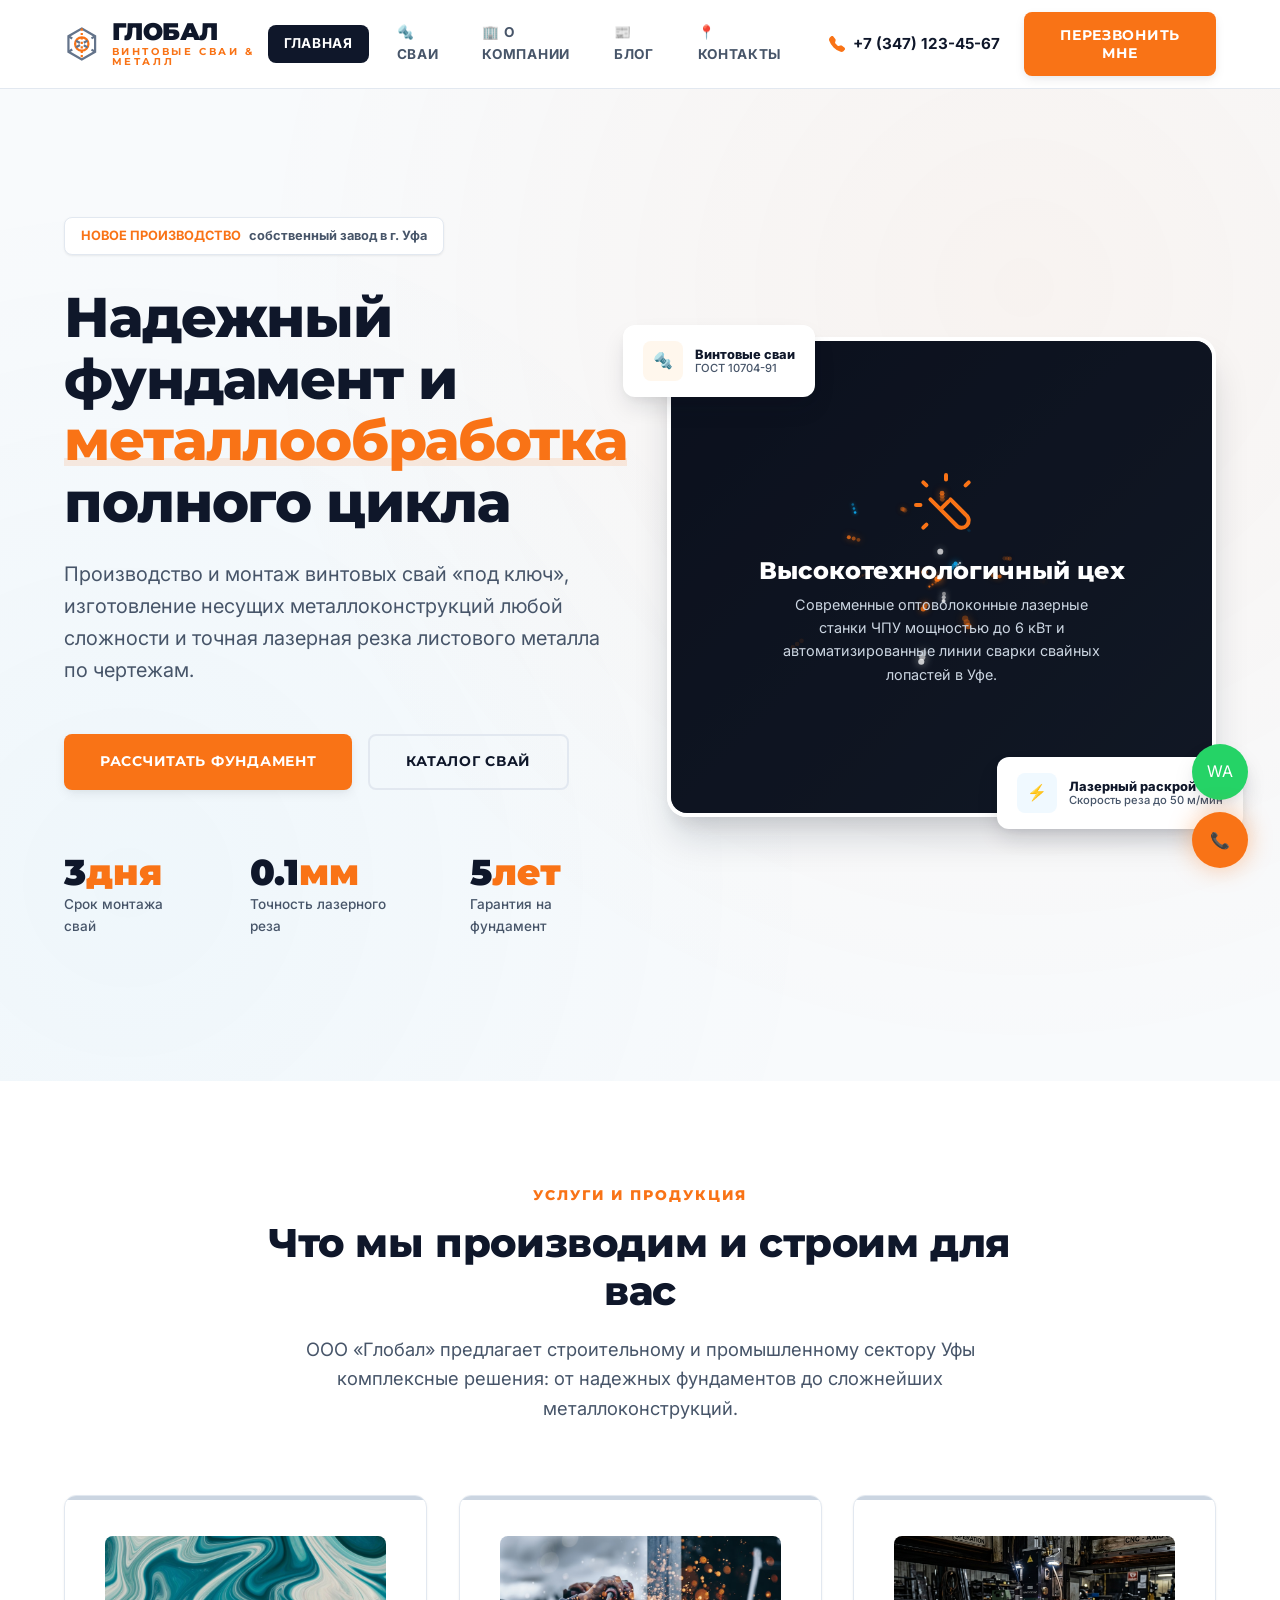
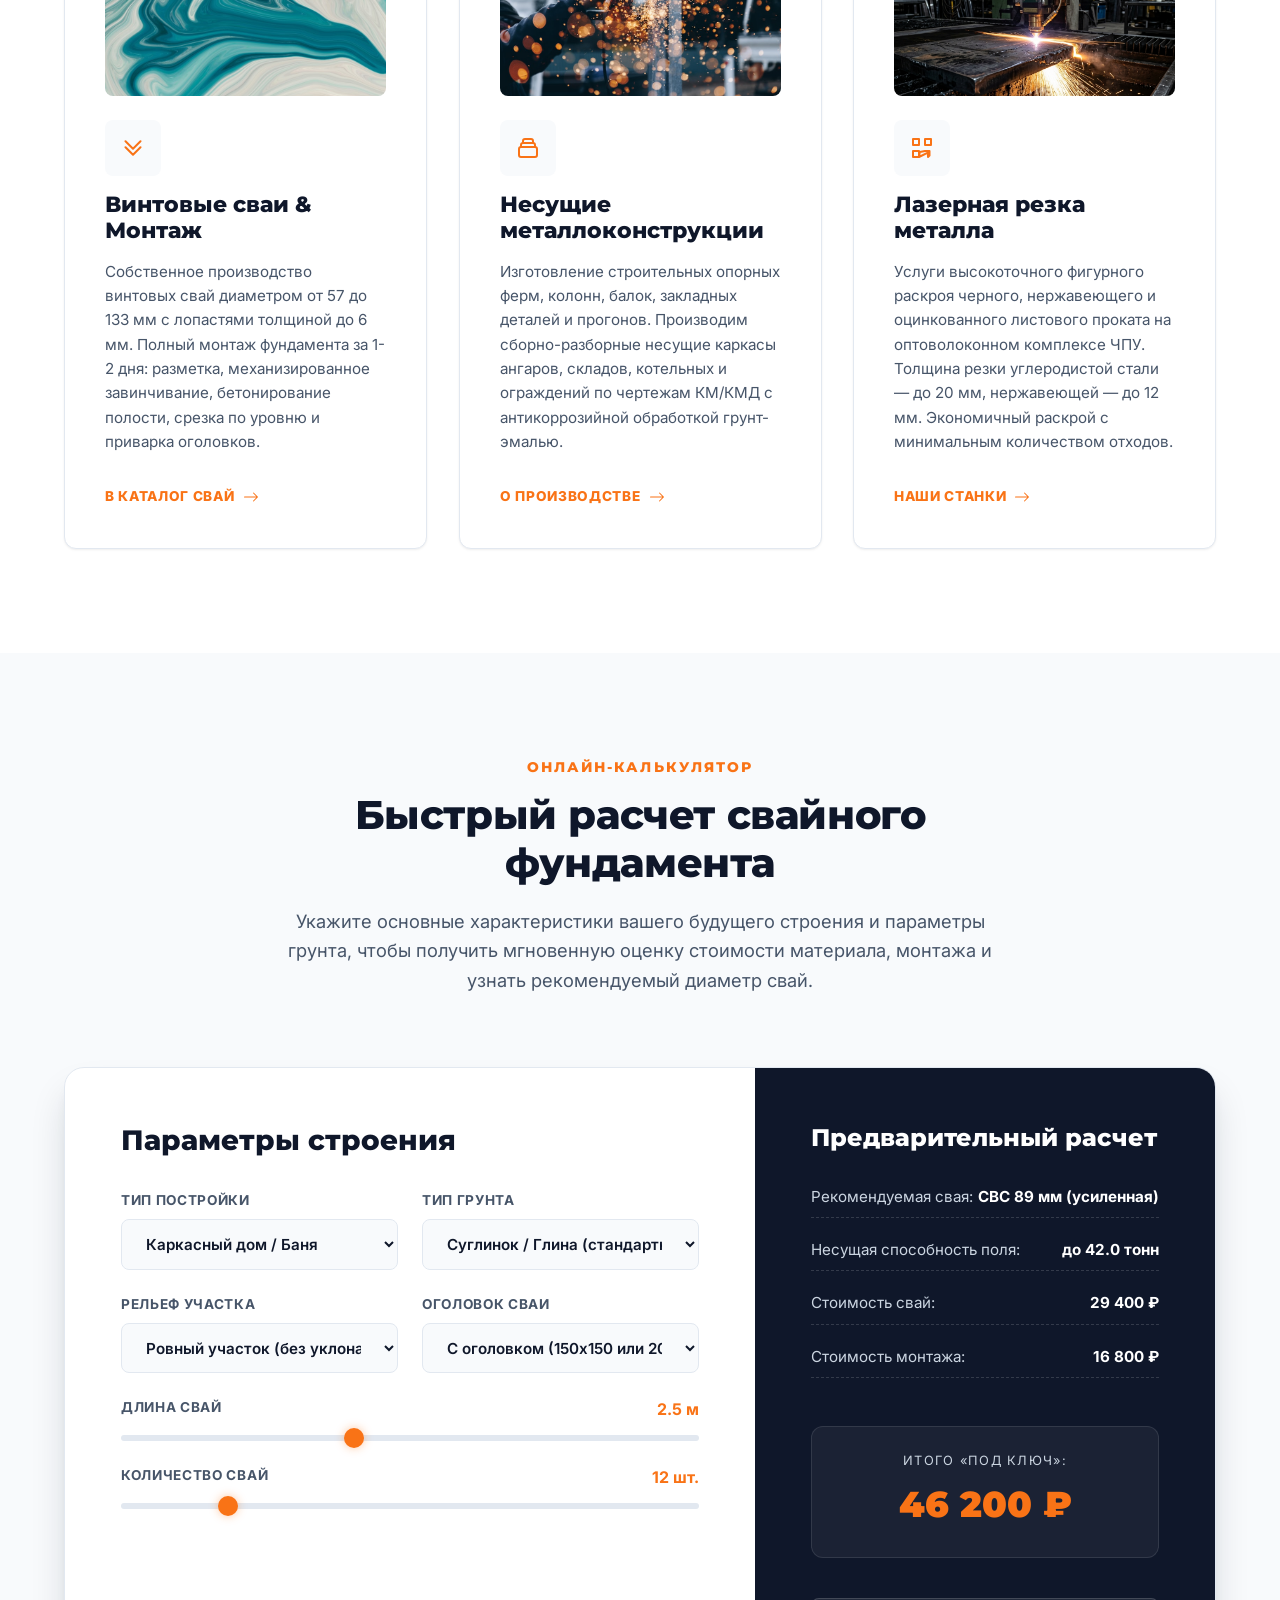
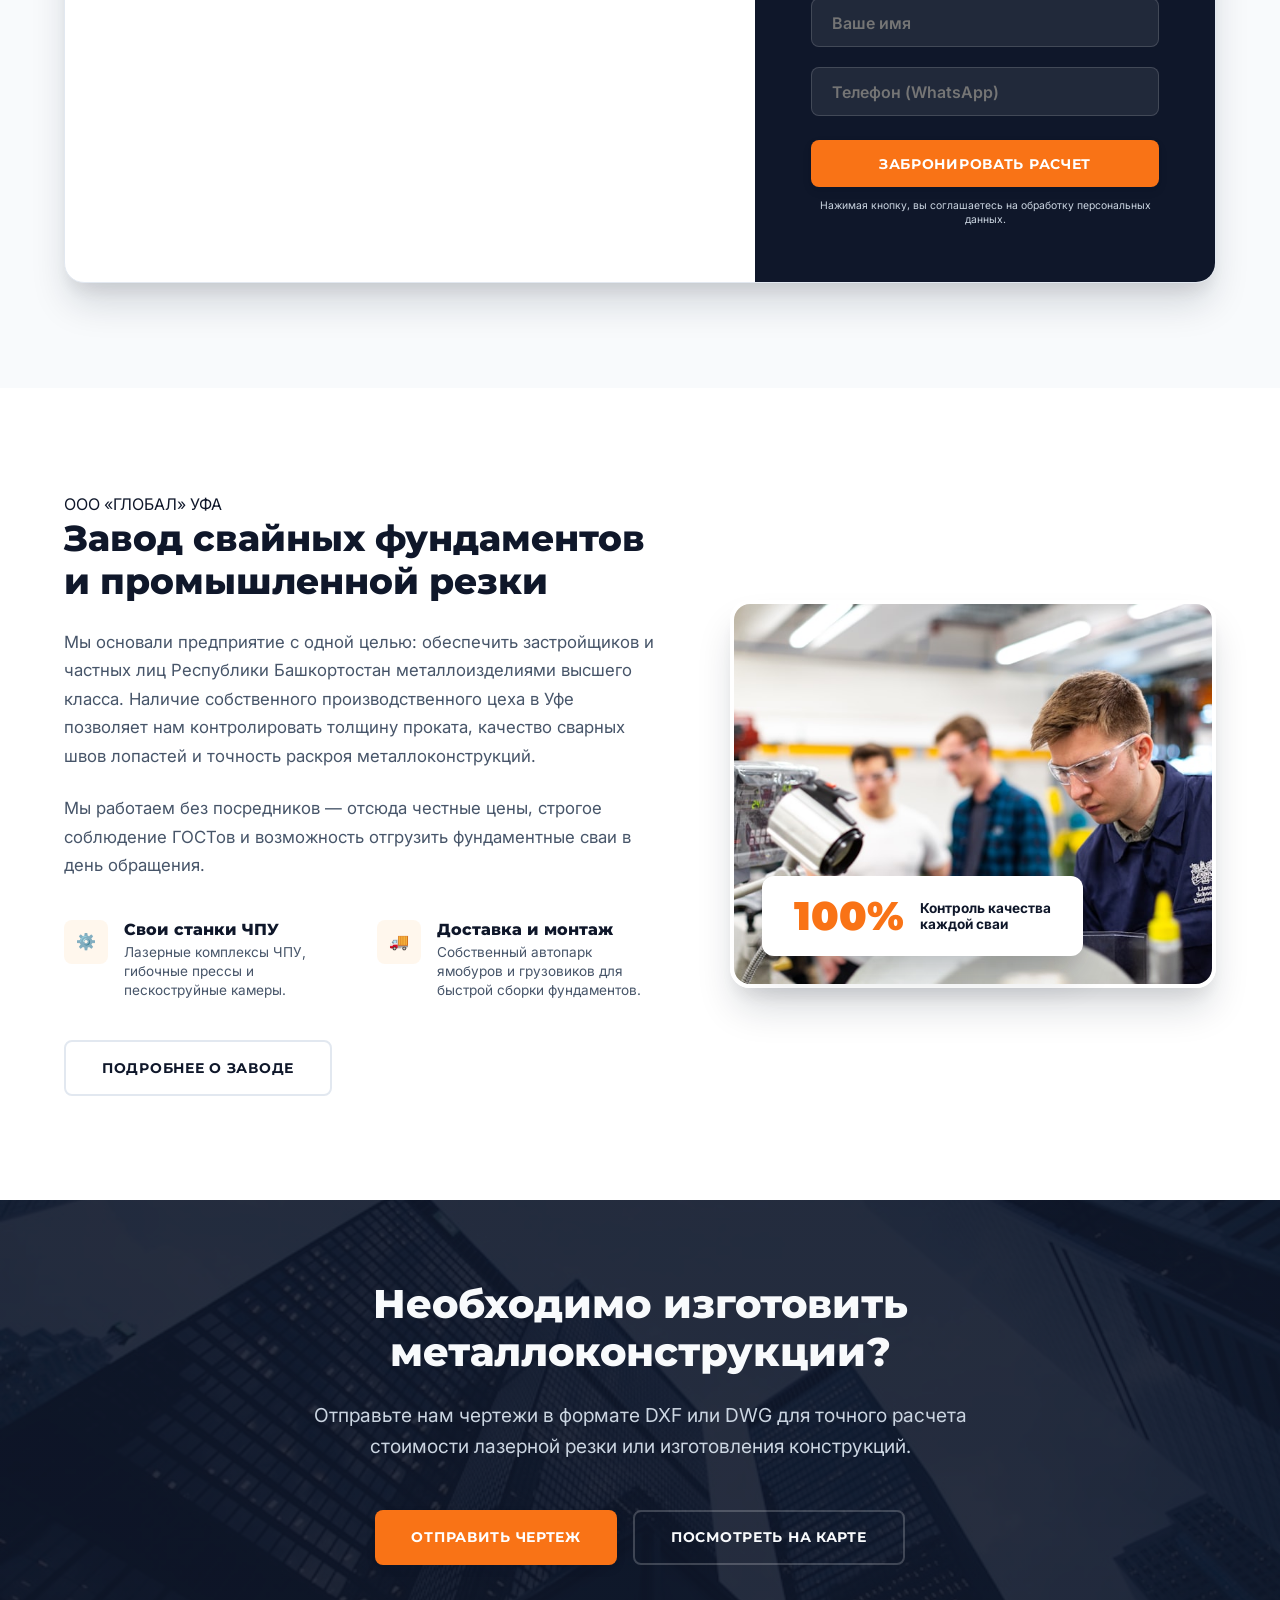
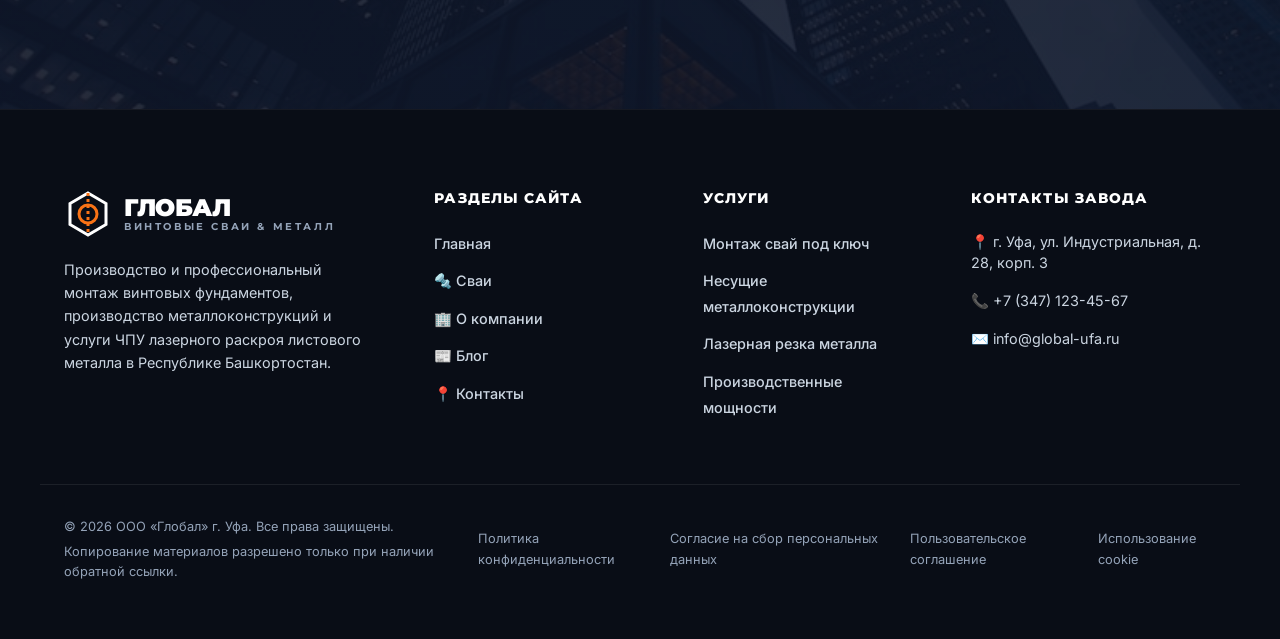
<file: index.html>
<!DOCTYPE html>
<html lang="ru">
<head>
  <meta charset="UTF-8">
  <meta name="viewport" content="width=device-width, initial-scale=1.0">
  <title>ООО Глобал Уфа | Производство винтовых свай, монтаж и лазерная резка металла</title>
  <meta name="description" content="Завод винтовых свай и металлоконструкций ООО «Глобал» в Уфе. Изготовление и монтаж фундаментов под ключ, несущие конструкции, высокоточная лазерная резка листового металла на станках ЧПУ.">
  <link rel="stylesheet" href="styles.css">
</head>
<body>

  <!-- --- Header / Nav --- -->
  <header class="header" id="header">
    <div class="container nav-container">
      <a href="index.html" class="logo-wrapper">
        <svg class="logo-svg" viewBox="0 0 32 32">
          <!-- Hex nut layout with laser spark and screw thread -->
          <polygon points="16,2 28,9 28,23 16,30 4,23 4,9" stroke="#64748b" fill="none"/>
          <circle cx="16" cy="16" r="6" stroke="#f97316" fill="none"/>
          <line x1="16" y1="2" x2="16" y2="30" stroke="#f97316" stroke-dasharray="2 2"/>
          <line x1="4" y1="9" x2="28" y2="23" stroke="#64748b" stroke-dasharray="4 4"/>
          <line x1="4" y1="23" x2="28" y2="9" stroke="#64748b" stroke-dasharray="4 4"/>
        </svg>
        <div class="logo-text">
          ГЛОБАЛ
          <span>Винтовые Сваи & Металл</span>
        </div>
      </a>

      <nav class="main-nav" id="main-nav">
        <ul class="nav-links">
          <li><a href="index.html" class="nav-link active">Главная</a></li>
          <li><a href="catalog.html" class="nav-link">🔩 Сваи</a></li>
          <li><a href="about.html" class="nav-link">🏢 О компании</a></li>
          <li><a href="blog.html" class="nav-link">📰 Блог</a></li>
          <li><a href="contacts.html" class="nav-link">📍 Контакты</a></li>
        </ul>
        <div class="nav-cta">
          <a href="tel:+73471234567" class="phone-link">
            <svg xmlns="http://www.w3.org/2000/svg" width="16" height="16" fill="currentColor" viewBox="0 0 16 16">
              <path d="M1.885.511a1.745 1.745 0 0 1 2.61.163L6.29 2.98c.329.423.445.974.315 1.494l-.547 2.19a.678.678 0 0 0 .178.643l2.457 2.457a.678.678 0 0 0 .644.178l2.189-.547a1.745 1.745 0 0 1 1.494.315l2.306 1.794c.829.645.905 1.87.163 2.611l-1.034 1.034c-.74.74-1.846 1.065-2.877.702a18.634 18.634 0 0 1-7.01-4.42 18.634 18.634 0 0 1-4.42-7.009c-.362-1.03-.037-2.137.703-2.877L1.885.511z"/>
            </svg>
            +7 (347) 123-45-67
          </a>
          <button class="btn btn-primary" onclick="openModal('callback-modal')">Перезвонить мне</button>
        </div>
      </nav>

      <button class="burger-menu" id="burger-menu" aria-label="Открыть меню">
        <span></span>
        <span></span>
        <span></span>
      </button>
    </div>
  </header>

  <!-- --- Hero Section --- -->
  <section class="hero" id="hero">
    <div class="container grid-2">
      <div class="hero-content">
        <div class="hero-badge">
          <span>НОВОЕ ПРОИЗВОДСТВО</span> собственный завод в г. Уфа
        </div>
        <h1>Надежный фундамент и <span class="highlight">металлообработка</span> полного цикла</h1>
        <p class="hero-desc">Производство и монтаж винтовых свай «под ключ», изготовление несущих металлоконструкций любой сложности и точная лазерная резка листового металла по чертежам.</p>
        <div class="hero-actions">
          <a href="#calculator" class="btn btn-primary">Рассчитать фундамент</a>
          <a href="catalog.html" class="btn btn-secondary">Каталог свай</a>
        </div>
        <div class="hero-stats">
          <div class="hero-stat-item">
            <span class="hero-stat-val">3<span>дня</span></span>
            <span class="hero-stat-label">Срок монтажа свай</span>
          </div>
          <div class="hero-stat-item">
            <span class="hero-stat-val">0.1<span>мм</span></span>
            <span class="hero-stat-label">Точность лазерного реза</span>
          </div>
          <div class="hero-stat-item">
            <span class="hero-stat-val">5<span>лет</span></span>
            <span class="hero-stat-label">Гарантия на фундамент</span>
          </div>
        </div>
      </div>
      
      <div class="hero-visual">
        <div class="hero-image-container">
          <div class="hero-image-placeholder" style="overflow: hidden;">
            <!-- Background video loop -->
            <video autoplay muted loop playsinline style="position: absolute; top: 0; left: 0; width: 100%; height: 100%; object-fit: cover; z-index: 1; opacity: 0.28;">
              <source src="images/laser_cutting.mp4" type="video/mp4">
            </video>
            <!-- Sparks canvas inside placeholder to wow the user -->
            <canvas class="sparks-canvas" id="hero-sparks" style="z-index: 2;"></canvas>
            <svg xmlns="http://www.w3.org/2000/svg" width="64" height="64" fill="none" stroke="currentColor" stroke-width="1.5" viewBox="0 0 24 24" style="z-index: 3;">
              <path stroke-linecap="round" stroke-linejoin="round" d="M11.42 15.17L17.25 21A2.67 2.67 0 1021 17.25l-5.83-5.83M11.42 15.17l-3.75-3.75M11.42 15.17l2.92-2.92M13.5 3.91V2.25M6.16 6.16L4.99 4.99M3.91 13.5H2.25M6.16 20.84l-1.17 1.17M20.84 6.16l1.17-1.17" />
            </svg>
            <h3 style="z-index: 3;">Высокотехнологичный цех</h3>
            <p style="z-index: 3;">Современные оптоволоконные лазерные станки ЧПУ мощностью до 6 кВт и автоматизированные линии сварки свайных лопастей в Уфе.</p>
          </div>
        </div>
        
        <div class="hero-floating-card hero-floating-card-1">
          <div class="card-icon-round orange">🔩</div>
          <div class="floating-card-text">
            Винтовые сваи
            <span>ГОСТ 10704-91</span>
          </div>
        </div>
        <div class="hero-floating-card hero-floating-card-2">
          <div class="card-icon-round cyan">⚡</div>
          <div class="floating-card-text">
            Лазерный раскрой
            <span>Скорость реза до 50 м/мин</span>
          </div>
        </div>
      </div>
    </div>
  </section>

  <!-- --- Services Section --- -->
  <section class="section" id="services">
    <div class="container">
      <div class="section-header">
        <span class="subtitle">Услуги и продукция</span>
        <h2>Что мы производим и строим для вас</h2>
        <p>ООО «Глобал» предлагает строительному и промышленному сектору Уфы комплексные решения: от надежных фундаментов до сложнейших металлоконструкций.</p>
      </div>

      <div class="grid-3 services-grid">
        <!-- Service 1 -->
        <div class="service-card">
          <div class="service-card-photo" style="height: 160px; overflow: hidden; border-radius: var(--radius-md); margin-bottom: 1.5rem;">
            <img src="images/pipes.jpg" alt="Винтовые сваи" style="width: 100%; height: 100%; object-fit: cover;">
          </div>
          <div class="service-icon-box" style="margin-bottom: 1rem;">
            <svg xmlns="http://www.w3.org/2000/svg" width="24" height="24" fill="none" stroke="currentColor" stroke-width="2" viewBox="0 0 24 24">
              <path stroke-linecap="round" stroke-linejoin="round" d="M19.5 5.25l-7.5 7.5-7.5-7.5m15 6l-7.5 7.5-7.5-7.5" />
            </svg>
          </div>
          <h3>Винтовые сваи & Монтаж</h3>
          <p>Собственное производство винтовых свай диаметром от 57 до 133 мм с лопастями толщиной до 6 мм. Полный монтаж фундамента за 1-2 дня: разметка, механизированное завинчивание, бетонирование полости, срезка по уровню и приварка оголовков.</p>
          <a href="catalog.html" class="service-card-link">
            В каталог свай 
            <svg xmlns="http://www.w3.org/2000/svg" width="16" height="16" fill="currentColor" viewBox="0 0 16 16">
              <path fill-rule="evenodd" d="M1 8a.5.5 0 0 1 .5-.5h11.793l-3.147-3.146a.5.5 0 0 1 .708-.708l4 4a.5.5 0 0 1 0 .708l-4 4a.5.5 0 0 1-.708-.708L13.293 8.5H1.5A.5.5 0 0 1 1 8z"/>
            </svg>
          </a>
        </div>

        <!-- Service 2 -->
        <div class="service-card">
          <div class="service-card-photo" style="height: 160px; overflow: hidden; border-radius: var(--radius-md); margin-bottom: 1.5rem;">
            <img src="images/structures.jpg" alt="Несущие металлоконструкции" style="width: 100%; height: 100%; object-fit: cover;">
          </div>
          <div class="service-icon-box" style="margin-bottom: 1rem;">
            <svg xmlns="http://www.w3.org/2000/svg" width="24" height="24" fill="none" stroke="currentColor" stroke-width="2" viewBox="0 0 24 24">
              <path stroke-linecap="round" stroke-linejoin="round" d="M19 11H5m14 0a2 2 0 012 2v6a2 2 0 01-2 2H5a2 2 0 01-2-2v-6a2 2 0 012-2m14 0V9a2 2 0 00-2-2M5 11V9a2 2 0 012-2m0 0V5a2 2 0 012-2h6a2 2 0 012 2v2M7 7h10" />
            </svg>
          </div>
          <h3>Несущие металлоконструкции</h3>
          <p>Изготовление строительных опорных ферм, колонн, балок, закладных деталей и прогонов. Производим сборно-разборные несущие каркасы ангаров, складов, котельных и ограждений по чертежам КМ/КМД с антикоррозийной обработкой грунт-эмалью.</p>
          <a href="about.html#machinery" class="service-card-link">
            О производстве
            <svg xmlns="http://www.w3.org/2000/svg" width="16" height="16" fill="currentColor" viewBox="0 0 16 16">
              <path fill-rule="evenodd" d="M1 8a.5.5 0 0 1 .5-.5h11.793l-3.147-3.146a.5.5 0 0 1 .708-.708l4 4a.5.5 0 0 1 0 .708l-4 4a.5.5 0 0 1-.708-.708L13.293 8.5H1.5A.5.5 0 0 1 1 8z"/>
            </svg>
          </a>
        </div>

        <!-- Service 3 -->
        <div class="service-card">
          <div class="service-card-photo" style="height: 160px; overflow: hidden; border-radius: var(--radius-md); margin-bottom: 1.5rem;">
            <img src="images/laser_cutting.png" alt="Лазерная резка металла" style="width: 100%; height: 100%; object-fit: cover;">
          </div>
          <div class="service-icon-box" style="margin-bottom: 1rem;">
            <svg xmlns="http://www.w3.org/2000/svg" width="24" height="24" fill="none" stroke="currentColor" stroke-width="2" viewBox="0 0 24 24">
              <path stroke-linecap="round" stroke-linejoin="round" d="M9.813 15.904L9 21l8.904-4.452L18 21l1.5-1.5V15h-4.5l-5.187.904zM21 3h-6v6h6V3zM9 3H3v6h6V3zM9 15H3v6h6v-6z" />
            </svg>
          </div>
          <h3>Лазерная резка металла</h3>
          <p>Услуги высокоточного фигурного раскроя черного, нержавеющего и оцинкованного листового проката на оптоволоконном комплексе ЧПУ. Толщина резки углеродистой стали — до 20 мм, нержавеющей — до 12 мм. Экономичный раскрой с минимальным количеством отходов.</p>
          <a href="about.html#laser" class="service-card-link">
            Наши станки 
            <svg xmlns="http://www.w3.org/2000/svg" width="16" height="16" fill="currentColor" viewBox="0 0 16 16">
              <path fill-rule="evenodd" d="M1 8a.5.5 0 0 1 .5-.5h11.793l-3.147-3.146a.5.5 0 0 1 .708-.708l4 4a.5.5 0 0 1 0 .708l-4 4a.5.5 0 0 1-.708-.708L13.293 8.5H1.5A.5.5 0 0 1 1 8z"/>
            </svg>
          </a>
        </div>
      </div>
    </div>
  </section>

  <!-- --- Interactive Calculator Section --- -->
  <section class="section section-secondary" id="calculator">
    <div class="container">
      <div class="section-header">
        <span class="subtitle">Онлайн-калькулятор</span>
        <h2>Быстрый расчет свайного фундамента</h2>
        <p>Укажите основные характеристики вашего будущего строения и параметры грунта, чтобы получить мгновенную оценку стоимости материала, монтажа и узнать рекомендуемый диаметр свай.</p>
      </div>

      <div class="calc-container">
        <!-- Left Side: Inputs -->
        <div class="calc-form-side">
          <h3 class="calc-title">Параметры строения</h3>
          <div class="calc-grid">
            <div class="calc-group">
              <label class="calc-label" for="calc-building">Тип постройки</label>
              <select class="calc-select" id="calc-building" onchange="calculatePrice()">
                <option value="frame" selected>Каркасный дом / Баня</option>
                <option value="gazebo">Беседка / Терраса / Пристройка</option>
                <option value="fence">Забор / Ограждение</option>
                <option value="heavy">Дом из бруса / пеноблока (1-2 этажа)</option>
              </select>
            </div>

            <div class="calc-group">
              <label class="calc-label" for="calc-soil">Тип грунта</label>
              <select class="calc-select" id="calc-soil" onchange="calculatePrice()">
                <option value="loam" selected>Суглинок / Глина (стандартный)</option>
                <option value="sand">Песок (повышенная сыпучесть)</option>
                <option value="marsh">Болотистый / Торфяник (требует удлинения)</option>
              </select>
            </div>

            <div class="calc-group">
              <label class="calc-label" for="calc-slope">Рельеф участка</label>
              <select class="calc-select" id="calc-slope" onchange="calculatePrice()">
                <option value="flat" selected>Ровный участок (без уклона)</option>
                <option value="slight">Небольшой уклон (до 0.5 м)</option>
                <option value="steep">Сильный перепад высот (до 1.0 м)</option>
              </select>
            </div>

            <div class="calc-group">
              <label class="calc-label" for="calc-ogol">Оголовок сваи</label>
              <select class="calc-select" id="calc-ogol" onchange="calculatePrice()">
                <option value="yes" selected>С оголовком (150х150 или 200х200)</option>
                <option value="no">Без оголовка (под обвязку швеллером)</option>
              </select>
            </div>

            <!-- Length Slider -->
            <div class="calc-range-group">
              <div class="range-header">
                <span class="calc-label">Длина свай</span>
                <span class="calc-range-val"><span id="range-len-lbl">2.5</span> м</span>
              </div>
              <input type="range" class="calc-range-slider" id="calc-len" min="1.5" max="4.0" step="0.5" value="2.5" oninput="updateLenLabel(this.value)">
            </div>

            <!-- Qty Slider -->
            <div class="calc-range-group">
              <div class="range-header">
                <span class="calc-label">Количество свай</span>
                <span class="calc-range-val"><span id="range-qty-lbl">12</span> шт.</span>
              </div>
              <input type="range" class="calc-range-slider" id="calc-qty" min="4" max="50" step="1" value="12" oninput="updateQtyLabel(this.value)">
            </div>
          </div>
        </div>

        <!-- Right Side: Results & Lead capture -->
        <div class="calc-result-side">
          <h3>Предварительный расчет</h3>
          <ul class="result-list">
            <li class="result-item">
              <span class="result-item-label">Рекомендуемая свая:</span>
              <span class="result-item-val" id="result-pile-type">СВС 89 мм (усиленная)</span>
            </li>
            <li class="result-item">
              <span class="result-item-label">Несущая способность поля:</span>
              <span class="result-item-val" id="result-capacity">до 48.0 тонн</span>
            </li>
            <li class="result-item">
              <span class="result-item-label">Стоимость свай:</span>
              <span class="result-item-val" id="result-material-cost">24 600 ₽</span>
            </li>
            <li class="result-item">
              <span class="result-item-label">Стоимость монтажа:</span>
              <span class="result-item-val" id="result-install-cost">16 800 ₽</span>
            </li>
          </ul>

          <div class="result-price-box">
            <div class="result-price-label">Итого «под ключ»:</div>
            <div class="result-price-value" id="result-total-price">41 400 ₽</div>
          </div>

          <form id="calc-lead-form" onsubmit="handleFormSubmit(event, 'calc')">
            <div class="form-group">
              <input type="text" class="form-input" placeholder="Ваше имя" style="background-color: rgba(255,255,255,0.08); border-color: rgba(255,255,255,0.15); color: white;" required>
            </div>
            <div class="form-group" style="margin-bottom: 1.5rem;">
              <input type="tel" class="form-input" placeholder="Телефон (WhatsApp)" style="background-color: rgba(255,255,255,0.08); border-color: rgba(255,255,255,0.15); color: white;" required>
            </div>
            <button type="submit" class="btn btn-primary" style="width: 100%;">Забронировать расчет</button>
            <p style="font-size: 0.65rem; color: var(--text-light-secondary); margin-top: 0.75rem; line-height: 1.3; text-align: center;">Нажимая кнопку, вы соглашаетесь на обработку персональных данных.</p>
          </form>
        </div>
      </div>
    </div>
  </section>

  <!-- --- Quick About Us Section --- -->
  <section class="section" id="quick-about">
    <div class="container about-wrapper">
      <div class="about-content">
        <span class="subtitle">ООО «ГЛОБАЛ» УФА</span>
        <h2>Завод свайных фундаментов и промышленной резки</h2>
        <p>Мы основали предприятие с одной целью: обеспечить застройщиков и частных лиц Республики Башкортостан металлоизделиями высшего класса. Наличие собственного производственного цеха в Уфе позволяет нам контролировать толщину проката, качество сварных швов лопастей и точность раскроя металлоконструкций.</p>
        <p>Мы работаем без посредников — отсюда честные цены, строгое соблюдение ГОСТов и возможность отгрузить фундаментные сваи в день обращения.</p>
        
        <div class="about-features">
          <div class="about-feat-item">
            <div class="about-feat-icon">⚙️</div>
            <div class="about-feat-text">
              <h4>Свои станки ЧПУ</h4>
              <p>Лазерные комплексы ЧПУ, гибочные прессы и пескоструйные камеры.</p>
            </div>
          </div>
          <div class="about-feat-item">
            <div class="about-feat-icon">🚚</div>
            <div class="about-feat-text">
              <h4>Доставка и монтаж</h4>
              <p>Собственный автопарк ямобуров и грузовиков для быстрой сборки фундаментов.</p>
            </div>
          </div>
        </div>
        
        <a href="about.html" class="btn btn-secondary" style="margin-top: 2.5rem;">Подробнее о заводе</a>
      </div>

      <div class="about-image-side">
        <div class="about-photo-card" style="height: 100%; overflow: hidden; border-radius: var(--radius-xl); box-shadow: var(--shadow-xl);">
          <img src="images/pesok.jpg" alt="Промышленная база завода ООО Глобал в Уфе" style="width: 100%; height: 100%; object-fit: cover; min-height: 380px;">
        </div>
        <div class="about-experience-badge">
          <div class="about-experience-num">100%</div>
          <div class="about-experience-lbl">Контроль качества<br>каждой сваи</div>
        </div>
      </div>
    </div>
  </section>

  <!-- --- CTA banner --- -->
  <section class="section section-dark" style="padding: 5rem 0; background: linear-gradient(180deg, rgba(15, 23, 42, 0.9) 0%, rgba(15, 23, 42, 0.9) 100%), url('images/cta_bg.jpg') no-repeat center center; background-size: cover;">
    <div class="container" style="text-align: center; max-width: 800px;">
      <h2 style="font-size: 2.5rem; margin-bottom: 1.5rem; font-weight: 800;">Необходимо изготовить металлоконструкции?</h2>
      <p style="font-size: 1.2rem; color: var(--text-light-secondary); margin-bottom: 3rem;">Отправьте нам чертежи в формате DXF или DWG для точного расчета стоимости лазерной резки или изготовления конструкций.</p>
      <div class="hero-actions" style="justify-content: center;">
        <button class="btn btn-primary" onclick="openModal('project-modal')">Отправить чертеж</button>
        <a href="contacts.html" class="btn btn-outline-light">Посмотреть на карте</a>
      </div>
    </div>
  </section>

  <!-- --- Footer --- -->
  <footer class="footer">
    <div class="container footer-top">
      <div class="footer-brand">
        <a href="index.html" class="logo-wrapper" style="color: white; margin-bottom: 1rem;">
          <svg class="logo-svg" viewBox="0 0 32 32" style="stroke: white;">
            <polygon points="16,2 28,9 28,23 16,30 4,23 4,9" stroke="#ffffff" fill="none"/>
            <circle cx="16" cy="16" r="6" stroke="#f97316" fill="none"/>
            <line x1="16" y1="2" x2="16" y2="30" stroke="#f97316" stroke-dasharray="2 2"/>
          </svg>
          <div class="logo-text" style="color: white;">
            ГЛОБАЛ
            <span style="color: var(--text-muted);">Винтовые Сваи & Металл</span>
          </div>
        </a>
        <p>Производство и профессиональный монтаж винтовых фундаментов, производство металлоконструкций и услуги ЧПУ лазерного раскроя листового металла в Республике Башкортостан.</p>
      </div>

      <div class="footer-col">
        <h3>Разделы сайта</h3>
        <ul class="footer-links">
          <li><a href="index.html">Главная</a></li>
          <li><a href="catalog.html">🔩 Сваи</a></li>
          <li><a href="about.html">🏢 О компании</a></li>
          <li><a href="blog.html">📰 Блог</a></li>
          <li><a href="contacts.html">📍 Контакты</a></li>
        </ul>
      </div>

      <div class="footer-col">
        <h3>Услуги</h3>
        <ul class="footer-links">
          <li><a href="catalog.html">Монтаж свай под ключ</a></li>
          <li><a href="about.html#machinery">Несущие металлоконструкции</a></li>
          <li><a href="about.html#laser">Лазерная резка металла</a></li>
          <li><a href="about.html#production">Производственные мощности</a></li>
        </ul>
      </div>

      <div class="footer-col">
        <h3>Контакты завода</h3>
        <ul class="footer-contacts-list">
          <li class="footer-contact-item">
            📍 г. Уфа, ул. Индустриальная, д. 28, корп. 3
          </li>
          <li class="footer-contact-item">
            📞 +7 (347) 123-45-67
          </li>
          <li class="footer-contact-item">
            ✉️ info@global-ufa.ru
          </li>
        </ul>
      </div>
    </div>

    <div class="container footer-bottom">
      <div class="footer-copyright">
        <span>© 2026 ООО «Глобал» г. Уфа. Все права защищены.</span>
        <span>Копирование материалов разрешено только при наличии обратной ссылки.</span>
      </div>
      <div class="footer-legal-links">
        <a href="legal/privacy.html">Политика конфиденциальности</a>
        <a href="legal/consent.html">Согласие на сбор персональных данных</a>
        <a href="legal/agreement.html">Пользовательское соглашение</a>
        <a href="legal/cookie.html">Использование cookie</a>
      </div>
    </div>
  </footer>

  <!-- --- Floating quick contact widget --- -->
  <div class="floating-actions">
    <a href="https://wa.me/79991234567" class="floating-action-btn wa" target="_blank" aria-label="Написать в WhatsApp">
      WA
    </a>
    <button class="floating-action-btn call-request" onclick="openModal('callback-modal')" aria-label="Заказать обратный звонок">
      📞
    </button>
  </div>

  <!-- --- MODAL 1: Callback Request --- -->
  <div class="modal-overlay" id="callback-modal">
    <div class="modal-window">
      <button class="modal-close-btn" onclick="closeModal('callback-modal')">×</button>
      <div class="modal-content">
        <div class="modal-header">
          <h3>Заказать звонок специалиста</h3>
          <p>Оставьте свои контактные данные. Наш специалист перезвонит вам в течение 15 минут для уточнения технических деталей.</p>
        </div>
        <form id="call-form" onsubmit="handleFormSubmit(event, 'callback-modal')">
          <div class="form-group">
            <input type="text" class="form-input" placeholder="Ваше имя" required>
          </div>
          <div class="form-group" style="margin-bottom: 1.5rem;">
            <input type="tel" class="form-input" placeholder="Номер телефона" required>
          </div>
          <button type="submit" class="btn btn-primary" style="width: 100%;">Отправить запрос</button>
        </form>
      </div>
    </div>
  </div>

  <!-- --- MODAL 2: Send Project/Drawing --- -->
  <div class="modal-overlay" id="project-modal">
    <div class="modal-window">
      <button class="modal-close-btn" onclick="closeModal('project-modal')">×</button>
      <div class="modal-content">
        <div class="modal-header">
          <h3>Расчет стоимости по чертежу</h3>
          <p>Прикрепите техническое задание или файл чертежа (в форматах DXF, DWG, PDF) для точной оценки стоимости.</p>
        </div>
        <form id="project-form" onsubmit="handleFormSubmit(event, 'project-modal')">
          <div class="form-group">
            <input type="text" class="form-input" placeholder="Ваше имя" required>
          </div>
          <div class="form-group">
            <input type="tel" class="form-input" placeholder="Номер телефона (WhatsApp)" required>
          </div>
          <div class="form-group" style="margin-bottom: 1.5rem;">
            <label class="calc-label" style="margin-bottom: 0.5rem; display: block;">Выберите файл чертежа:</label>
            <input type="file" class="form-input" style="background-color: white;" required>
          </div>
          <button type="submit" class="btn btn-primary" style="width: 100%;">Отправить чертеж</button>
        </form>
      </div>
    </div>
  </div>

  <script src="scripts.js"></script>
</body>
</html>
</file>
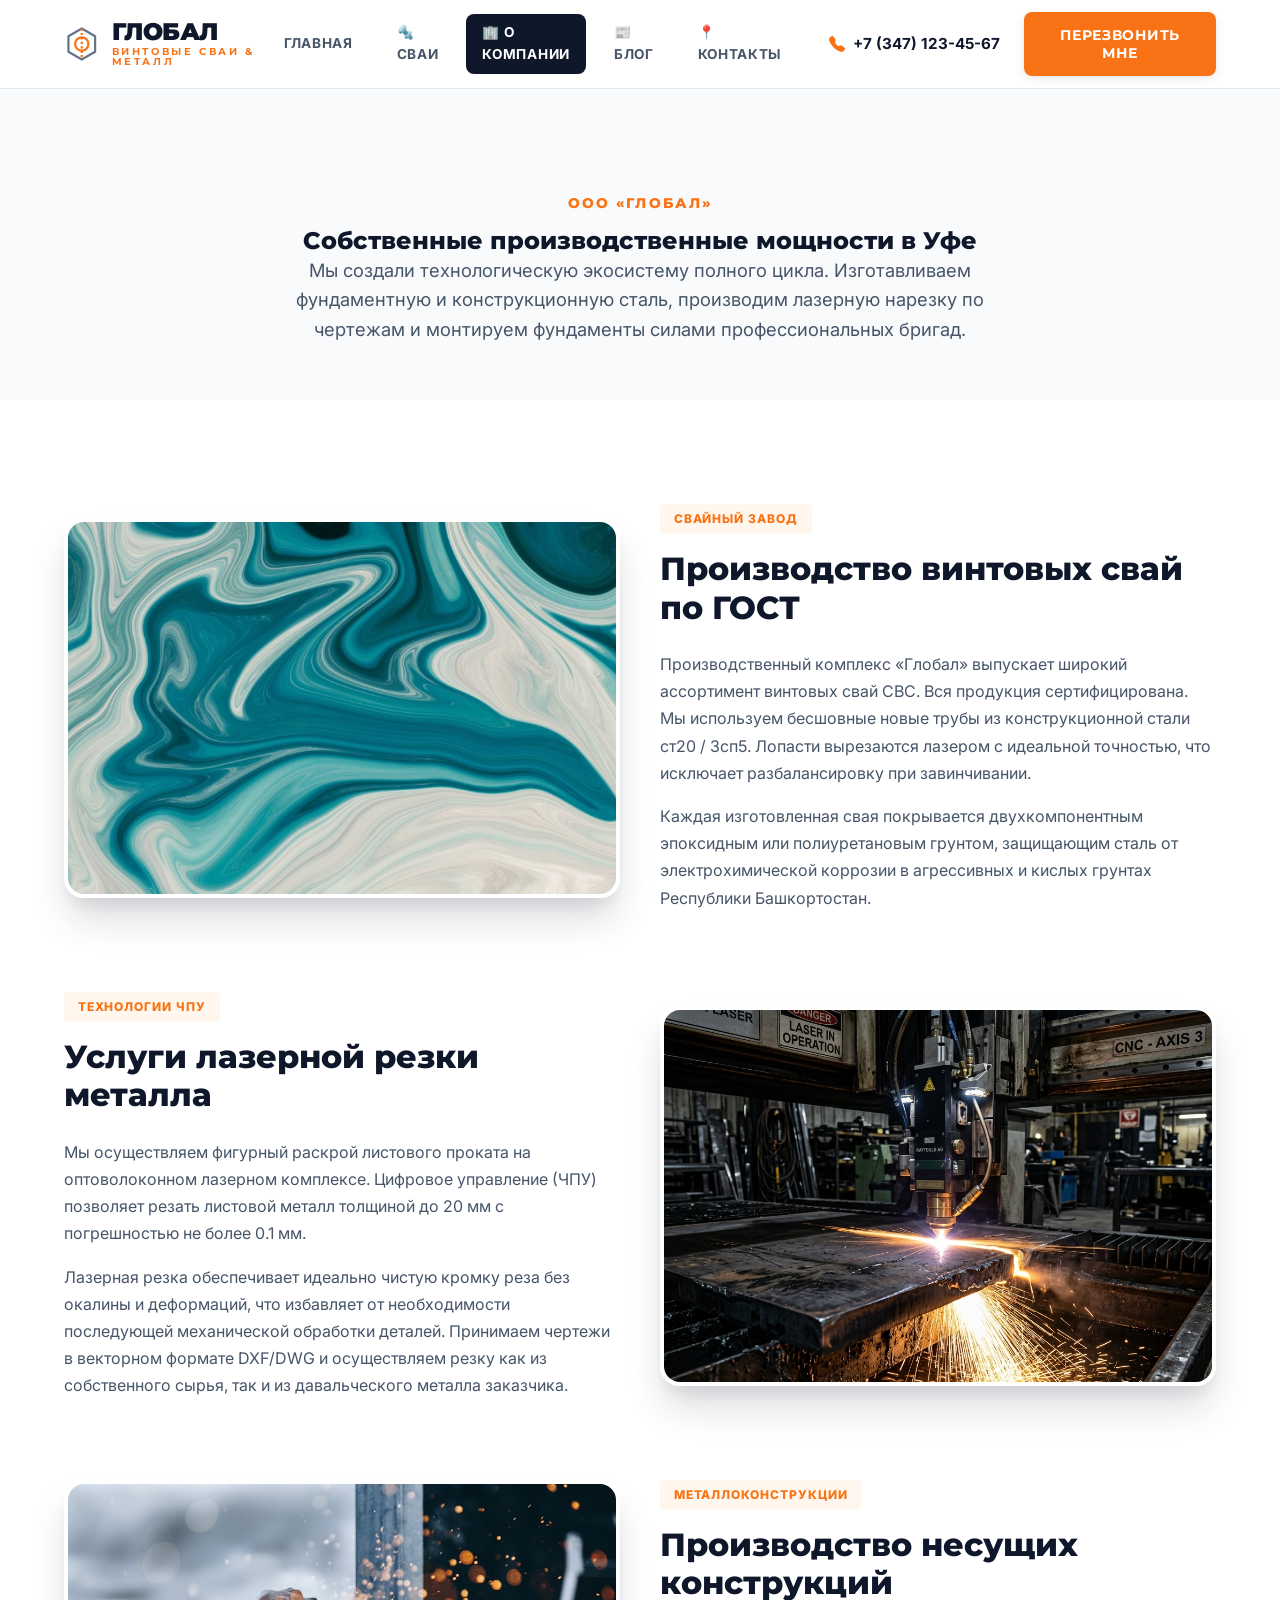
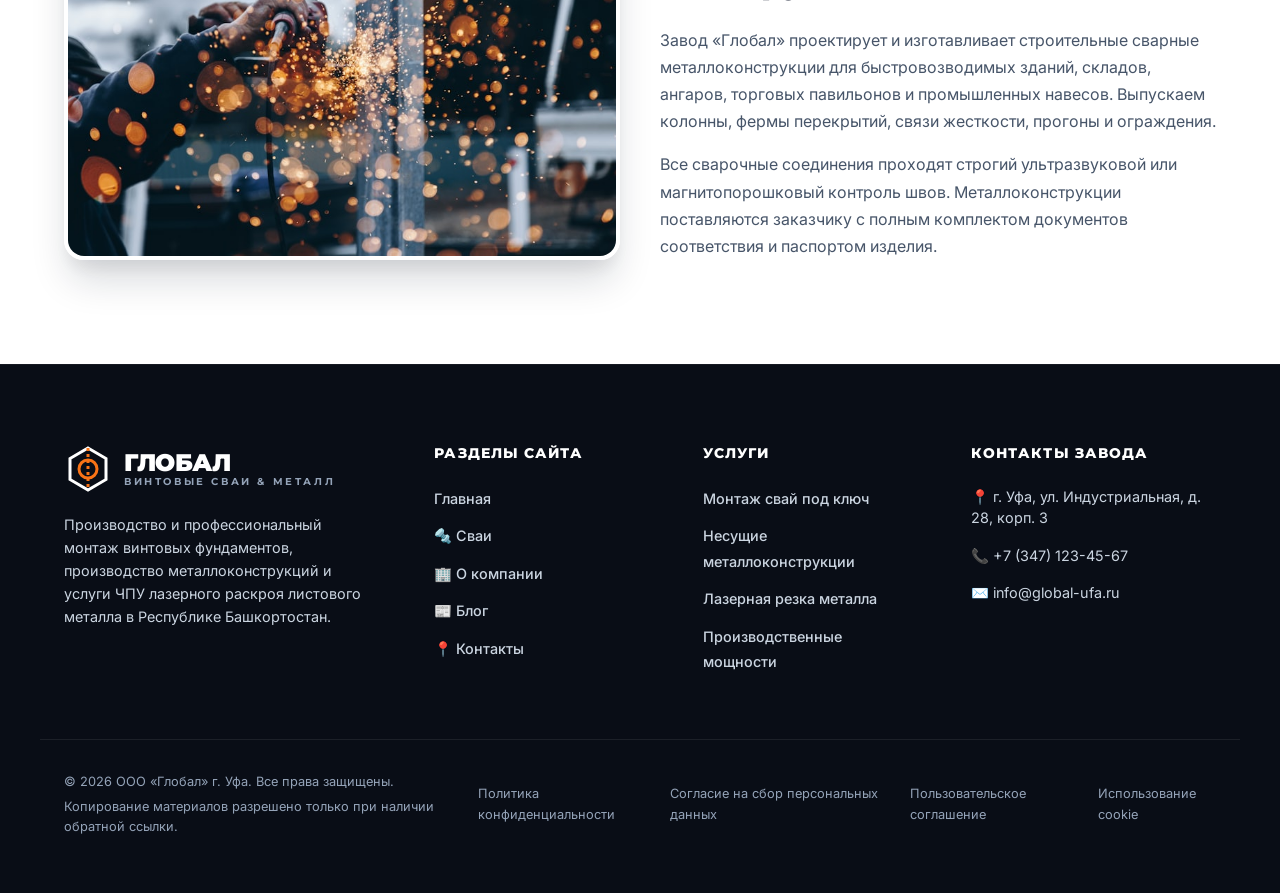
<file: about.html>
<!DOCTYPE html>
<html lang="ru">
<head>
  <meta charset="UTF-8">
  <meta name="viewport" content="width=device-width, initial-scale=1.0">
  <title>О компании ООО Глобал | Завод металлоконструкций и свай в Уфе</title>
  <meta name="description" content="Информация о заводе ООО «Глобал» Уфа. Наши производственные цеха, оборудование для лазерного раскроя металла, сварочные комплексы и строительно-монтажные бригады.">
  <link rel="stylesheet" href="styles.css">
</head>
<body>

  <!-- --- Header / Nav --- -->
  <header class="header" id="header">
    <div class="container nav-container">
      <a href="index.html" class="logo-wrapper">
        <svg class="logo-svg" viewBox="0 0 32 32">
          <polygon points="16,2 28,9 28,23 16,30 4,23 4,9" stroke="#64748b" fill="none"/>
          <circle cx="16" cy="16" r="6" stroke="#f97316" fill="none"/>
          <line x1="16" y1="2" x2="16" y2="30" stroke="#f97316" stroke-dasharray="2 2"/>
        </svg>
        <div class="logo-text">
          ГЛОБАЛ
          <span>Винтовые Сваи & Металл</span>
        </div>
      </a>

      <nav class="main-nav" id="main-nav">
        <ul class="nav-links">
          <li><a href="index.html" class="nav-link">Главная</a></li>
          <li><a href="catalog.html" class="nav-link">🔩 Сваи</a></li>
          <li><a href="about.html" class="nav-link active">🏢 О компании</a></li>
          <li><a href="blog.html" class="nav-link">📰 Блог</a></li>
          <li><a href="contacts.html" class="nav-link">📍 Контакты</a></li>
        </ul>
        <div class="nav-cta">
          <a href="tel:+73471234567" class="phone-link">
            <svg xmlns="http://www.w3.org/2000/svg" width="16" height="16" fill="currentColor" viewBox="0 0 16 16">
              <path d="M1.885.511a1.745 1.745 0 0 1 2.61.163L6.29 2.98c.329.423.445.974.315 1.494l-.547 2.19a.678.678 0 0 0 .178.643l2.457 2.457a.678.678 0 0 0 .644.178l2.189-.547a1.745 1.745 0 0 1 1.494.315l2.306 1.794c.829.645.905 1.87.163 2.611l-1.034 1.034c-.74.74-1.846 1.065-2.877.702a18.634 18.634 0 0 1-7.01-4.42 18.634 18.634 0 0 1-4.42-7.009c-.362-1.03-.037-2.137.703-2.877L1.885.511z"/>
            </svg>
            +7 (347) 123-45-67
          </a>
          <button class="btn btn-primary" onclick="openModal('callback-modal')">Перезвонить мне</button>
        </div>
      </nav>

      <button class="burger-menu" id="burger-menu" aria-label="Открыть меню">
        <span></span>
        <span></span>
        <span></span>
      </button>
    </div>
  </header>

  <!-- --- Hero / Heading --- -->
  <section class="section section-secondary" style="padding-bottom: 3.5rem;">
    <div class="container">
      <div class="section-header" style="margin-bottom: 0;">
        <span class="subtitle">ООО «ГЛОБАЛ»</span>
        <h1>Собственные производственные мощности в Уфе</h1>
        <p>Мы создали технологическую экосистему полного цикла. Изготавливаем фундаментную и конструкционную сталь, производим лазерную нарезку по чертежам и монтируем фундаменты силами профессиональных бригад.</p>
      </div>
    </div>
  </section>

  <!-- --- Detailed Sections --- -->
  <section class="section" id="production">
    <div class="container grid-2" style="align-items: center; margin-bottom: 5rem;">
      <div class="about-visual">
        <div class="hero-image-container" style="height: 380px;">
          <img src="images/pipes.jpg" alt="Производство винтовых свай ООО Глобал" style="width: 100%; height: 100%; object-fit: cover;">
        </div>
      </div>
      <div>
        <span class="badge badge-orange" style="margin-bottom: 1rem;">СВАЙНЫЙ ЗАВОД</span>
        <h2 style="font-size: 2rem; margin-bottom: 1.5rem;">Производство винтовых свай по ГОСТ</h2>
        <p style="color: var(--text-secondary); margin-bottom: 1rem; line-height: 1.7;">Производственный комплекс «Глобал» выпускает широкий ассортимент винтовых свай СВС. Вся продукция сертифицирована. Мы используем бесшовные новые трубы из конструкционной стали ст20 / 3сп5. Лопасти вырезаются лазером с идеальной точностью, что исключает разбалансировку при завинчивании.</p>
        <p style="color: var(--text-secondary); line-height: 1.7;">Каждая изготовленная свая покрывается двухкомпонентным эпоксидным или полиуретановым грунтом, защищающим сталь от электрохимической коррозии в агрессивных и кислых грунтах Республики Башкортостан.</p>
      </div>
    </div>

    <div class="container grid-2" style="align-items: center; margin-bottom: 5rem;" id="laser">
      <div>
        <span class="badge badge-orange" style="margin-bottom: 1rem;">ТЕХНОЛОГИИ ЧПУ</span>
        <h2 style="font-size: 2rem; margin-bottom: 1.5rem;">Услуги лазерной резки металла</h2>
        <p style="color: var(--text-secondary); margin-bottom: 1rem; line-height: 1.7;">Мы осуществляем фигурный раскрой листового проката на оптоволоконном лазерном комплексе. Цифровое управление (ЧПУ) позволяет резать листовой металл толщиной до 20 мм с погрешностью не более 0.1 мм.</p>
        <p style="color: var(--text-secondary); line-height: 1.7;">Лазерная резка обеспечивает идеально чистую кромку реза без окалины и деформаций, что избавляет от необходимости последующей механической обработки деталей. Принимаем чертежи в векторном формате DXF/DWG и осуществляем резку как из собственного сырья, так и из давальческого металла заказчика.</p>
      </div>
      <div class="about-visual">
        <div class="hero-image-container" style="height: 380px;">
          <img src="images/laser_cutting.png" alt="Оптоволоконный лазер ЧПУ 6кВт ООО Глобал" style="width: 100%; height: 100%; object-fit: cover;">
        </div>
      </div>
    </div>

    <div class="container grid-2" style="align-items: center;" id="machinery">
      <div class="about-visual">
        <div class="hero-image-container" style="height: 380px;">
          <img src="images/structures.jpg" alt="Изготовление строительных ферм и несущих металлоконструкций ООО Глобал" style="width: 100%; height: 100%; object-fit: cover;">
        </div>
      </div>
      <div>
        <span class="badge badge-orange" style="margin-bottom: 1rem;">МЕТАЛЛОКОНСТРУКЦИИ</span>
        <h2 style="font-size: 2rem; margin-bottom: 1.5rem;">Производство несущих конструкций</h2>
        <p style="color: var(--text-secondary); margin-bottom: 1rem; line-height: 1.7;">Завод «Глобал» проектирует и изготавливает строительные сварные металлоконструкции для быстровозводимых зданий, складов, ангаров, торговых павильонов и промышленных навесов. Выпускаем колонны, фермы перекрытий, связи жесткости, прогоны и ограждения.</p>
        <p style="color: var(--text-secondary); line-height: 1.7;">Все сварочные соединения проходят строгий ультразвуковой или магнитопорошковый контроль швов. Металлоконструкции поставляются заказчику с полным комплектом документов соответствия и паспортом изделия.</p>
      </div>
    </div>
  </section>

  <!-- --- Footer --- -->
  <footer class="footer">
    <div class="container footer-top">
      <div class="footer-brand">
        <a href="index.html" class="logo-wrapper" style="color: white; margin-bottom: 1rem;">
          <svg class="logo-svg" viewBox="0 0 32 32" style="stroke: white;">
            <polygon points="16,2 28,9 28,23 16,30 4,23 4,9" stroke="#ffffff" fill="none"/>
            <circle cx="16" cy="16" r="6" stroke="#f97316" fill="none"/>
            <line x1="16" y1="2" x2="16" y2="30" stroke="#f97316" stroke-dasharray="2 2"/>
          </svg>
          <div class="logo-text" style="color: white;">
            ГЛОБАЛ
            <span style="color: var(--text-muted);">Винтовые Сваи & Металл</span>
          </div>
        </a>
        <p>Производство и профессиональный монтаж винтовых фундаментов, производство металлоконструкций и услуги ЧПУ лазерного раскроя листового металла в Республике Башкортостан.</p>
      </div>

      <div class="footer-col">
        <h3>Разделы сайта</h3>
        <ul class="footer-links">
          <li><a href="index.html">Главная</a></li>
          <li><a href="catalog.html">🔩 Сваи</a></li>
          <li><a href="about.html">🏢 О компании</a></li>
          <li><a href="blog.html">📰 Блог</a></li>
          <li><a href="contacts.html">📍 Контакты</a></li>
        </ul>
      </div>

      <div class="footer-col">
        <h3>Услуги</h3>
        <ul class="footer-links">
          <li><a href="catalog.html">Монтаж свай под ключ</a></li>
          <li><a href="about.html#machinery">Несущие металлоконструкции</a></li>
          <li><a href="about.html#laser">Лазерная резка металла</a></li>
          <li><a href="about.html#production">Производственные мощности</a></li>
        </ul>
      </div>

      <div class="footer-col">
        <h3>Контакты завода</h3>
        <ul class="footer-contacts-list">
          <li class="footer-contact-item">
            📍 г. Уфа, ул. Индустриальная, д. 28, корп. 3
          </li>
          <li class="footer-contact-item">
            📞 +7 (347) 123-45-67
          </li>
          <li class="footer-contact-item">
            ✉️ info@global-ufa.ru
          </li>
        </ul>
      </div>
    </div>

    <div class="container footer-bottom">
      <div class="footer-copyright">
        <span>© 2026 ООО «Глобал» г. Уфа. Все права защищены.</span>
        <span>Копирование материалов разрешено только при наличии обратной ссылки.</span>
      </div>
      <div class="footer-legal-links">
        <a href="legal/privacy.html">Политика конфиденциальности</a>
        <a href="legal/consent.html">Согласие на сбор персональных данных</a>
        <a href="legal/agreement.html">Пользовательское соглашение</a>
        <a href="legal/cookie.html">Использование cookie</a>
      </div>
    </div>
  </footer>

  <!-- --- Callback Modal --- -->
  <div class="modal-overlay" id="callback-modal">
    <div class="modal-window">
      <button class="modal-close-btn" onclick="closeModal('callback-modal')">×</button>
      <div class="modal-content">
        <div class="modal-header">
          <h3>Заказать звонок специалиста</h3>
          <p>Оставьте свои контакты, и мы перезвоним вам в течение 15 минут.</p>
        </div>
        <form id="call-form" onsubmit="handleFormSubmit(event, 'callback-modal')">
          <div class="form-group">
            <input type="text" class="form-input" placeholder="Ваше имя" required>
          </div>
          <div class="form-group" style="margin-bottom: 1.5rem;">
            <input type="tel" class="form-input" placeholder="Номер телефона" required>
          </div>
          <button type="submit" class="btn btn-primary" style="width: 100%;">Отправить запрос</button>
        </form>
      </div>
    </div>
  </div>

  <script src="scripts.js"></script>
</body>
</html>
</file>
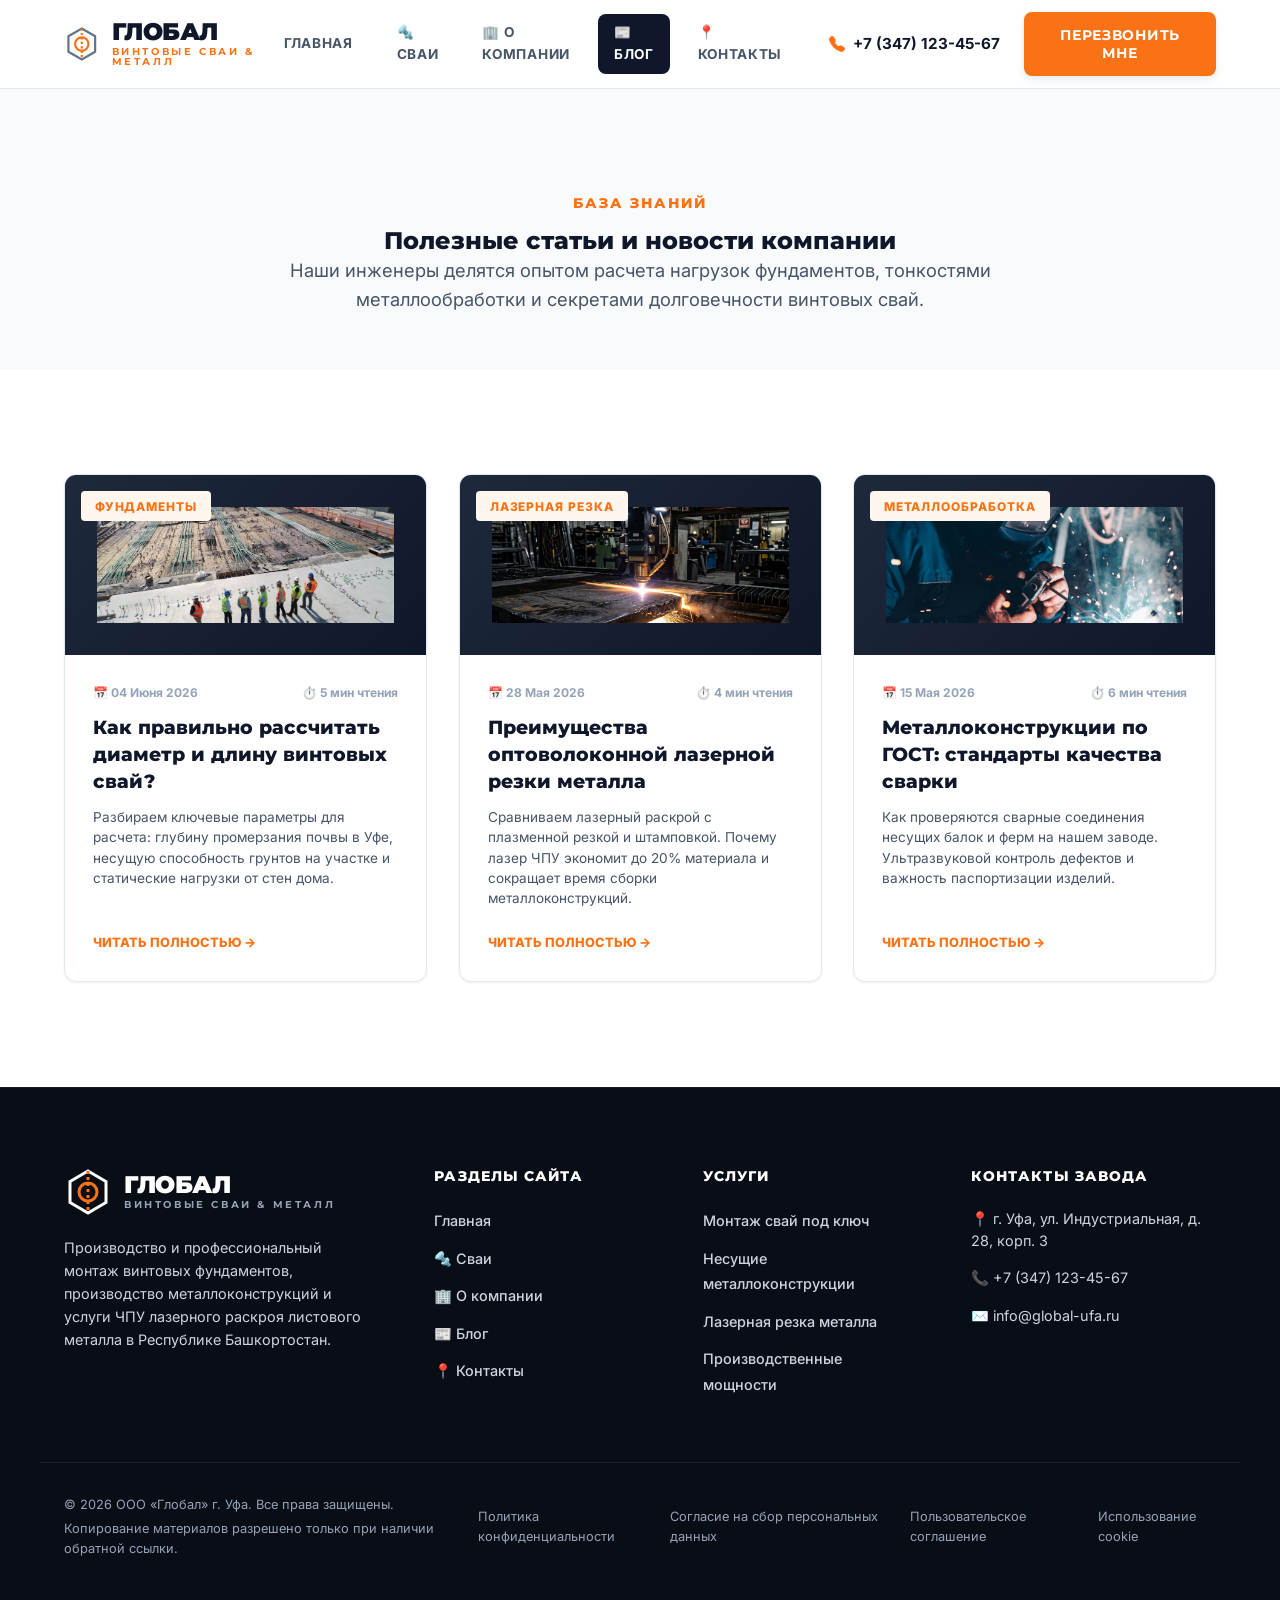
<file: blog.html>
<!DOCTYPE html>
<html lang="ru">
<head>
  <meta charset="UTF-8">
  <meta name="viewport" content="width=device-width, initial-scale=1.0">
  <title>Блог компании ООО Глобал | Полезные статьи о фундаментах и резке металла</title>
  <meta name="description" content="Статьи, рекомендации, инструкции от инженеров завода ООО «Глобал» Уфа. Как выбрать винтовые сваи, особенности лазерной резки и проектирования металлоконструкций.">
  <link rel="stylesheet" href="styles.css">
</head>
<body>

  <!-- --- Header / Nav --- -->
  <header class="header" id="header">
    <div class="container nav-container">
      <a href="index.html" class="logo-wrapper">
        <svg class="logo-svg" viewBox="0 0 32 32">
          <polygon points="16,2 28,9 28,23 16,30 4,23 4,9" stroke="#64748b" fill="none"/>
          <circle cx="16" cy="16" r="6" stroke="#f97316" fill="none"/>
          <line x1="16" y1="2" x2="16" y2="30" stroke="#f97316" stroke-dasharray="2 2"/>
        </svg>
        <div class="logo-text">
          ГЛОБАЛ
          <span>Винтовые Сваи & Металл</span>
        </div>
      </a>

      <nav class="main-nav" id="main-nav">
        <ul class="nav-links">
          <li><a href="index.html" class="nav-link">Главная</a></li>
          <li><a href="catalog.html" class="nav-link">🔩 Сваи</a></li>
          <li><a href="about.html" class="nav-link">🏢 О компании</a></li>
          <li><a href="blog.html" class="nav-link active">📰 Блог</a></li>
          <li><a href="contacts.html" class="nav-link">📍 Контакты</a></li>
        </ul>
        <div class="nav-cta">
          <a href="tel:+73471234567" class="phone-link">
            <svg xmlns="http://www.w3.org/2000/svg" width="16" height="16" fill="currentColor" viewBox="0 0 16 16">
              <path d="M1.885.511a1.745 1.745 0 0 1 2.61.163L6.29 2.98c.329.423.445.974.315 1.494l-.547 2.19a.678.678 0 0 0 .178.643l2.457 2.457a.678.678 0 0 0 .644.178l2.189-.547a1.745 1.745 0 0 1 1.494.315l2.306 1.794c.829.645.905 1.87.163 2.611l-1.034 1.034c-.74.74-1.846 1.065-2.877.702a18.634 18.634 0 0 1-7.01-4.42 18.634 18.634 0 0 1-4.42-7.009c-.362-1.03-.037-2.137.703-2.877L1.885.511z"/>
            </svg>
            +7 (347) 123-45-67
          </a>
          <button class="btn btn-primary" onclick="openModal('callback-modal')">Перезвонить мне</button>
        </div>
      </nav>

      <button class="burger-menu" id="burger-menu" aria-label="Открыть меню">
        <span></span>
        <span></span>
        <span></span>
      </button>
    </div>
  </header>

  <!-- --- Header / Intro --- -->
  <section class="section section-secondary" style="padding-bottom: 3.5rem;">
    <div class="container">
      <div class="section-header" style="margin-bottom: 0;">
        <span class="subtitle">База знаний</span>
        <h1>Полезные статьи и новости компании</h1>
        <p>Наши инженеры делятся опытом расчета нагрузок фундаментов, тонкостями металлообработки и секретами долговечности винтовых свай.</p>
      </div>
    </div>
  </section>

  <!-- --- Blog Grid --- -->
  <section class="section">
    <div class="container grid-3">
      <!-- Article 1 -->
      <article class="blog-card">
        <div class="blog-visual">
          <img src="images/blog_piles.jpg" alt="Расчет винтовых свай" style="width: 100%; height: 100%; object-fit: cover;">
          <div class="badge badge-orange" style="position: absolute; top: 1rem; left: 1rem;">Фундаменты</div>
        </div>
        <div class="blog-info">
          <div class="blog-meta">
            <span>📅 04 Июня 2026</span>
            <span>⏱️ 5 мин чтения</span>
          </div>
          <h3>Как правильно рассчитать диаметр и длину винтовых свай?</h3>
          <p>Разбираем ключевые параметры для расчета: глубину промерзания почвы в Уфе, несущую способность грунтов на участке и статические нагрузки от стен дома.</p>
          <a href="#" class="blog-link">Читать полностью →</a>
        </div>
      </article>

      <!-- Article 2 -->
      <article class="blog-card">
        <div class="blog-visual">
          <img src="images/laser_cutting.png" alt="Оптоволоконный лазер ЧПУ" style="width: 100%; height: 100%; object-fit: cover;">
          <div class="badge badge-orange" style="position: absolute; top: 1rem; left: 1rem;">Лазерная резка</div>
        </div>
        <div class="blog-info">
          <div class="blog-meta">
            <span>📅 28 Мая 2026</span>
            <span>⏱️ 4 мин чтения</span>
          </div>
          <h3>Преимущества оптоволоконной лазерной резки металла</h3>
          <p>Сравниваем лазерный раскрой с плазменной резкой и штамповкой. Почему лазер ЧПУ экономит до 20% материала и сокращает время сборки металлоконструкций.</p>
          <a href="#" class="blog-link">Читать полностью →</a>
        </div>
      </article>

      <!-- Article 3 -->
      <article class="blog-card">
        <div class="blog-visual">
          <img src="images/welding.jpg" alt="Стандарты качества сварки металлоконструкций" style="width: 100%; height: 100%; object-fit: cover;">
          <div class="badge badge-orange" style="position: absolute; top: 1rem; left: 1rem;">Металлообработка</div>
        </div>
        <div class="blog-info">
          <div class="blog-meta">
            <span>📅 15 Мая 2026</span>
            <span>⏱️ 6 мин чтения</span>
          </div>
          <h3>Металлоконструкции по ГОСТ: стандарты качества сварки</h3>
          <p>Как проверяются сварные соединения несущих балок и ферм на нашем заводе. Ультразвуковой контроль дефектов и важность паспортизации изделий.</p>
          <a href="#" class="blog-link">Читать полностью →</a>
        </div>
      </article>
    </div>
  </section>

  <!-- --- Footer --- -->
  <footer class="footer">
    <div class="container footer-top">
      <div class="footer-brand">
        <a href="index.html" class="logo-wrapper" style="color: white; margin-bottom: 1rem;">
          <svg class="logo-svg" viewBox="0 0 32 32" style="stroke: white;">
            <polygon points="16,2 28,9 28,23 16,30 4,23 4,9" stroke="#ffffff" fill="none"/>
            <circle cx="16" cy="16" r="6" stroke="#f97316" fill="none"/>
            <line x1="16" y1="2" x2="16" y2="30" stroke="#f97316" stroke-dasharray="2 2"/>
          </svg>
          <div class="logo-text" style="color: white;">
            ГЛОБАЛ
            <span style="color: var(--text-muted);">Винтовые Сваи & Металл</span>
          </div>
        </a>
        <p>Производство и профессиональный монтаж винтовых фундаментов, производство металлоконструкций и услуги ЧПУ лазерного раскроя листового металла в Республике Башкортостан.</p>
      </div>

      <div class="footer-col">
        <h3>Разделы сайта</h3>
        <ul class="footer-links">
          <li><a href="index.html">Главная</a></li>
          <li><a href="catalog.html">🔩 Сваи</a></li>
          <li><a href="about.html">🏢 О компании</a></li>
          <li><a href="blog.html">📰 Блог</a></li>
          <li><a href="contacts.html">📍 Контакты</a></li>
        </ul>
      </div>

      <div class="footer-col">
        <h3>Услуги</h3>
        <ul class="footer-links">
          <li><a href="catalog.html">Монтаж свай под ключ</a></li>
          <li><a href="about.html#machinery">Несущие металлоконструкции</a></li>
          <li><a href="about.html#laser">Лазерная резка металла</a></li>
          <li><a href="about.html#production">Производственные мощности</a></li>
        </ul>
      </div>

      <div class="footer-col">
        <h3>Контакты завода</h3>
        <ul class="footer-contacts-list">
          <li class="footer-contact-item">
            📍 г. Уфа, ул. Индустриальная, д. 28, корп. 3
          </li>
          <li class="footer-contact-item">
            📞 +7 (347) 123-45-67
          </li>
          <li class="footer-contact-item">
            ✉️ info@global-ufa.ru
          </li>
        </ul>
      </div>
    </div>

    <div class="container footer-bottom">
      <div class="footer-copyright">
        <span>© 2026 ООО «Глобал» г. Уфа. Все права защищены.</span>
        <span>Копирование материалов разрешено только при наличии обратной ссылки.</span>
      </div>
      <div class="footer-legal-links">
        <a href="legal/privacy.html">Политика конфиденциальности</a>
        <a href="legal/consent.html">Согласие на сбор персональных данных</a>
        <a href="legal/agreement.html">Пользовательское соглашение</a>
        <a href="legal/cookie.html">Использование cookie</a>
      </div>
    </div>
  </footer>

  <!-- --- Callback Modal --- -->
  <div class="modal-overlay" id="callback-modal">
    <div class="modal-window">
      <button class="modal-close-btn" onclick="closeModal('callback-modal')">×</button>
      <div class="modal-content">
        <div class="modal-header">
          <h3>Заказать звонок специалиста</h3>
          <p>Оставьте свои контакты, и мы перезвоним вам в течение 15 минут.</p>
        </div>
        <form id="call-form" onsubmit="handleFormSubmit(event, 'callback-modal')">
          <div class="form-group">
            <input type="text" class="form-input" placeholder="Ваше имя" required>
          </div>
          <div class="form-group" style="margin-bottom: 1.5rem;">
            <input type="tel" class="form-input" placeholder="Номер телефона" required>
          </div>
          <button type="submit" class="btn btn-primary" style="width: 100%;">Отправить запрос</button>
        </form>
      </div>
    </div>
  </div>

  <script src="scripts.js"></script>
</body>
</html>
</file>
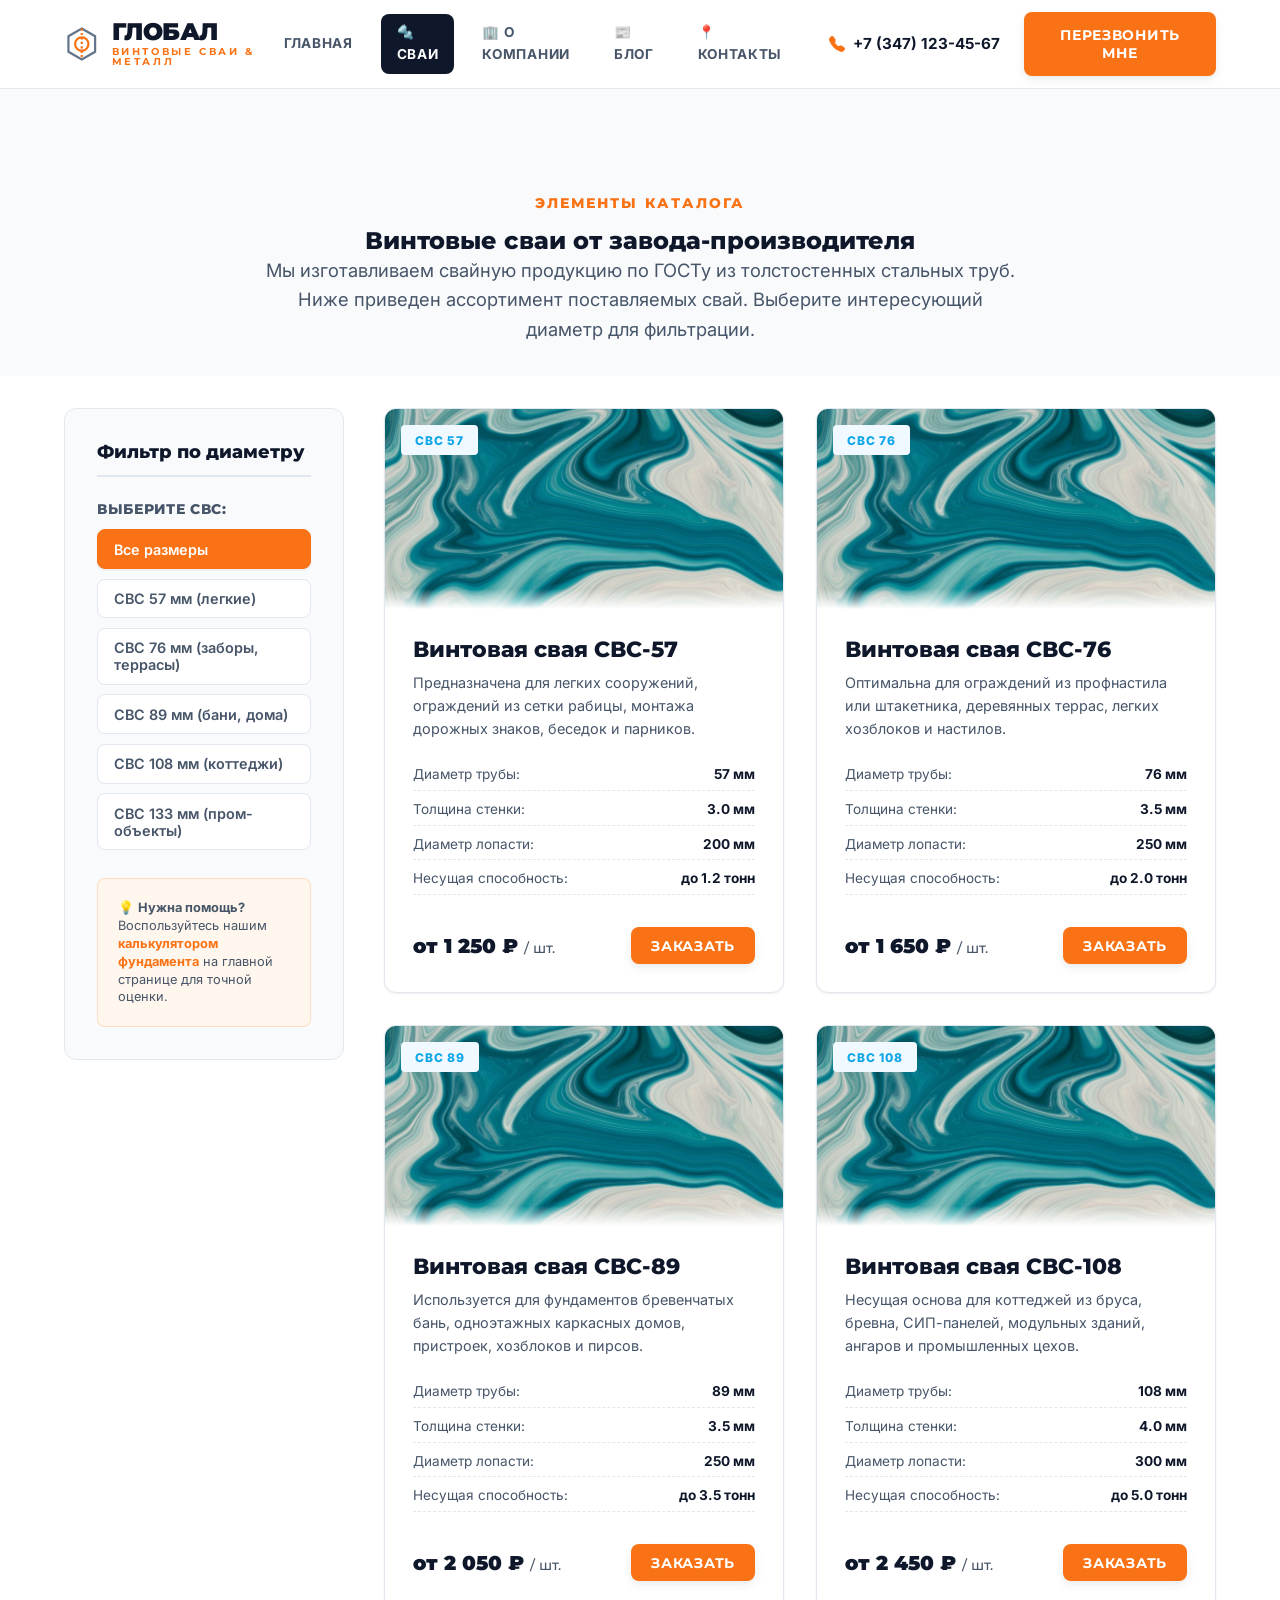
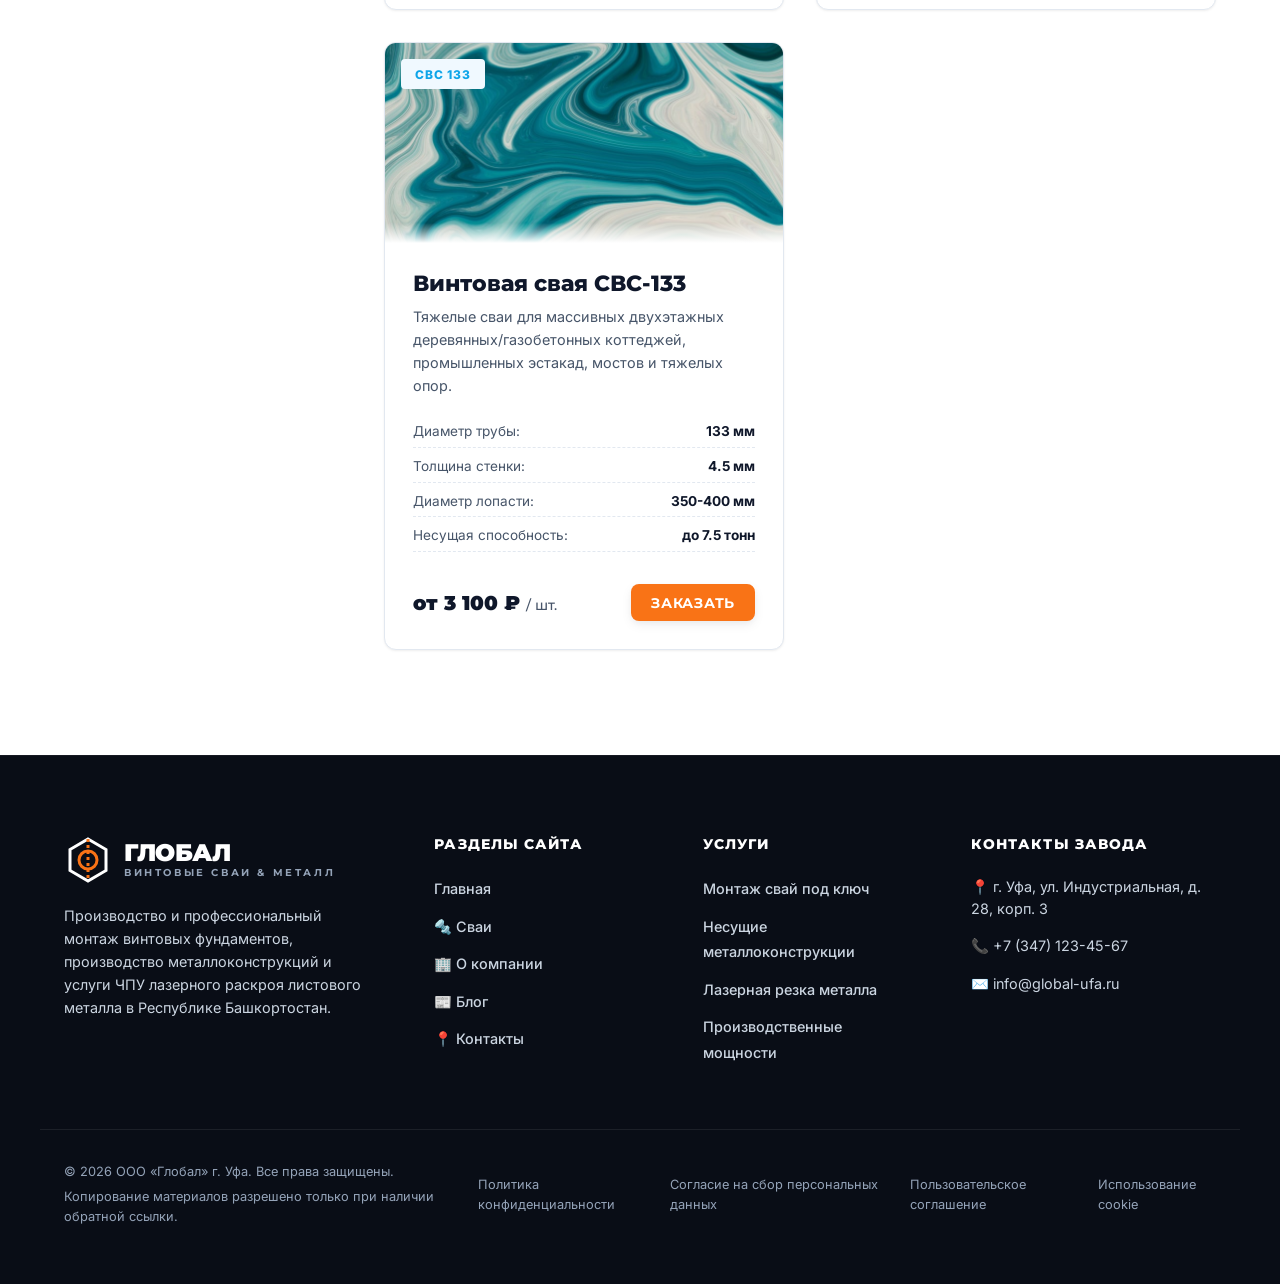
<file: catalog.html>
<!DOCTYPE html>
<html lang="ru">
<head>
  <meta charset="UTF-8">
  <meta name="viewport" content="width=device-width, initial-scale=1.0">
  <title>Каталог винтовых свай в Уфе | Цены и размеры ООО Глобал</title>
  <meta name="description" content="Каталог строительных винтовых свай от производителя ООО «Глобал» Уфа. Купить сваи СВС диаметром 57, 76, 89, 108, 133 мм по ценам завода с установкой под ключ.">
  <link rel="stylesheet" href="styles.css">
</head>
<body>

  <!-- --- Header / Nav --- -->
  <header class="header" id="header">
    <div class="container nav-container">
      <a href="index.html" class="logo-wrapper">
        <svg class="logo-svg" viewBox="0 0 32 32">
          <polygon points="16,2 28,9 28,23 16,30 4,23 4,9" stroke="#64748b" fill="none"/>
          <circle cx="16" cy="16" r="6" stroke="#f97316" fill="none"/>
          <line x1="16" y1="2" x2="16" y2="30" stroke="#f97316" stroke-dasharray="2 2"/>
        </svg>
        <div class="logo-text">
          ГЛОБАЛ
          <span>Винтовые Сваи & Металл</span>
        </div>
      </a>

      <nav class="main-nav" id="main-nav">
        <ul class="nav-links">
          <li><a href="index.html" class="nav-link">Главная</a></li>
          <li><a href="catalog.html" class="nav-link active">🔩 Сваи</a></li>
          <li><a href="about.html" class="nav-link">🏢 О компании</a></li>
          <li><a href="blog.html" class="nav-link">📰 Блог</a></li>
          <li><a href="contacts.html" class="nav-link">📍 Контакты</a></li>
        </ul>
        <div class="nav-cta">
          <a href="tel:+73471234567" class="phone-link">
            <svg xmlns="http://www.w3.org/2000/svg" width="16" height="16" fill="currentColor" viewBox="0 0 16 16">
              <path d="M1.885.511a1.745 1.745 0 0 1 2.61.163L6.29 2.98c.329.423.445.974.315 1.494l-.547 2.19a.678.678 0 0 0 .178.643l2.457 2.457a.678.678 0 0 0 .644.178l2.189-.547a1.745 1.745 0 0 1 1.494.315l2.306 1.794c.829.645.905 1.87.163 2.611l-1.034 1.034c-.74.74-1.846 1.065-2.877.702a18.634 18.634 0 0 1-7.01-4.42 18.634 18.634 0 0 1-4.42-7.009c-.362-1.03-.037-2.137.703-2.877L1.885.511z"/>
            </svg>
            +7 (347) 123-45-67
          </a>
          <button class="btn btn-primary" onclick="openModal('callback-modal')">Перезвонить мне</button>
        </div>
      </nav>

      <button class="burger-menu" id="burger-menu" aria-label="Открыть меню">
        <span></span>
        <span></span>
        <span></span>
      </button>
    </div>
  </header>

  <!-- --- Section Header --- -->
  <section class="section section-secondary" style="padding-bottom: 2rem;">
    <div class="container">
      <div class="section-header" style="margin-bottom: 0;">
        <span class="subtitle">Элементы каталога</span>
        <h1>Винтовые сваи от завода-производителя</h1>
        <p>Мы изготавливаем свайную продукцию по ГОСТу из толстостенных стальных труб. Ниже приведен ассортимент поставляемых свай. Выберите интересующий диаметр для фильтрации.</p>
      </div>
    </div>
  </section>

  <!-- --- Catalog Layout --- -->
  <section class="section" style="padding-top: 2rem;">
    <div class="container catalog-layout">
      <!-- Filter Sidebar -->
      <aside class="catalog-sidebar">
        <h3 class="filter-title">Фильтр по диаметру</h3>
        <div class="filter-group">
          <h4>Выберите СВС:</h4>
          <div class="filter-options">
            <button class="filter-btn active" data-filter="all" onclick="filterCatalog('all', this)">Все размеры</button>
            <button class="filter-btn" data-filter="57" onclick="filterCatalog('57', this)">СВС 57 мм (легкие)</button>
            <button class="filter-btn" data-filter="76" onclick="filterCatalog('76', this)">СВС 76 мм (заборы, террасы)</button>
            <button class="filter-btn" data-filter="89" onclick="filterCatalog('89', this)">СВС 89 мм (бани, дома)</button>
            <button class="filter-btn" data-filter="108" onclick="filterCatalog('108', this)">СВС 108 мм (коттеджи)</button>
            <button class="filter-btn" data-filter="133" onclick="filterCatalog('133', this)">СВС 133 мм (пром-объекты)</button>
          </div>
        </div>
        <div style="background-color: var(--color-orange-light); border: 1px solid rgba(249, 115, 22, 0.2); border-radius: var(--radius-md); padding: 1.25rem; font-size: 0.8rem; line-height: 1.4; color: var(--text-secondary);">
          💡 <strong>Нужна помощь?</strong> Воспользуйтесь нашим <a href="index.html#calculator" style="color: var(--color-orange); font-weight: 700;">калькулятором фундамента</a> на главной странице для точной оценки.
        </div>
      </aside>

      <!-- Catalog List -->
      <main class="catalog-list" id="catalog-products">
        <!-- SV 57 -->
        <div class="product-card" data-diameter="57">
          <div class="product-visual">
            <img src="images/pipes.jpg" alt="Винтовая свая СВС-57" style="width: 100%; height: 100%; object-fit: cover;">
            <div class="badge badge-cyan" style="position: absolute; top: 1rem; left: 1rem;">СВС 57</div>
          </div>
          <div class="product-info">
            <h3 class="product-title">Винтовая свая СВС-57</h3>
            <p class="product-desc">Предназначена для легких сооружений, ограждений из сетки рабицы, монтажа дорожных знаков, беседок и парников.</p>
            <ul class="product-specs">
              <li class="product-spec-item">
                <span class="product-spec-label">Диаметр трубы:</span>
                <span class="product-spec-val">57 мм</span>
              </li>
              <li class="product-spec-item">
                <span class="product-spec-label">Толщина стенки:</span>
                <span class="product-spec-val">3.0 мм</span>
              </li>
              <li class="product-spec-item">
                <span class="product-spec-label">Диаметр лопасти:</span>
                <span class="product-spec-val">200 мм</span>
              </li>
              <li class="product-spec-item">
                <span class="product-spec-label">Несущая способность:</span>
                <span class="product-spec-val">до 1.2 тонн</span>
              </li>
            </ul>
            <div class="product-footer">
              <div class="product-price">от 1 250 ₽ <span>/ шт.</span></div>
              <button class="btn btn-primary btn-sm" style="padding: 0.6rem 1.25rem;" onclick="openOrderModal('СВС-57')">Заказать</button>
            </div>
          </div>
        </div>

        <!-- SV 76 -->
        <div class="product-card" data-diameter="76">
          <div class="product-visual">
            <img src="images/pipes.jpg" alt="Винтовая свая СВС-76" style="width: 100%; height: 100%; object-fit: cover;">
            <div class="badge badge-cyan" style="position: absolute; top: 1rem; left: 1rem;">СВС 76</div>
          </div>
          <div class="product-info">
            <h3 class="product-title">Винтовая свая СВС-76</h3>
            <p class="product-desc">Оптимальна для ограждений из профнастила или штакетника, деревянных террас, легких хозблоков и настилов.</p>
            <ul class="product-specs">
              <li class="product-spec-item">
                <span class="product-spec-label">Диаметр трубы:</span>
                <span class="product-spec-val">76 мм</span>
              </li>
              <li class="product-spec-item">
                <span class="product-spec-label">Толщина стенки:</span>
                <span class="product-spec-val">3.5 мм</span>
              </li>
              <li class="product-spec-item">
                <span class="product-spec-label">Диаметр лопасти:</span>
                <span class="product-spec-val">250 мм</span>
              </li>
              <li class="product-spec-item">
                <span class="product-spec-label">Несущая способность:</span>
                <span class="product-spec-val">до 2.0 тонн</span>
              </li>
            </ul>
            <div class="product-footer">
              <div class="product-price">от 1 650 ₽ <span>/ шт.</span></div>
              <button class="btn btn-primary btn-sm" style="padding: 0.6rem 1.25rem;" onclick="openOrderModal('СВС-76')">Заказать</button>
            </div>
          </div>
        </div>

        <!-- SV 89 -->
        <div class="product-card" data-diameter="89">
          <div class="product-visual">
            <img src="images/pipes.jpg" alt="Винтовая свая СВС-89" style="width: 100%; height: 100%; object-fit: cover;">
            <div class="badge badge-cyan" style="position: absolute; top: 1rem; left: 1rem;">СВС 89</div>
          </div>
          <div class="product-info">
            <h3 class="product-title">Винтовая свая СВС-89</h3>
            <p class="product-desc">Используется для фундаментов бревенчатых бань, одноэтажных каркасных домов, пристроек, хозблоков и пирсов.</p>
            <ul class="product-specs">
              <li class="product-spec-item">
                <span class="product-spec-label">Диаметр трубы:</span>
                <span class="product-spec-val">89 мм</span>
              </li>
              <li class="product-spec-item">
                <span class="product-spec-label">Толщина стенки:</span>
                <span class="product-spec-val">3.5 мм</span>
              </li>
              <li class="product-spec-item">
                <span class="product-spec-label">Диаметр лопасти:</span>
                <span class="product-spec-val">250 мм</span>
              </li>
              <li class="product-spec-item">
                <span class="product-spec-label">Несущая способность:</span>
                <span class="product-spec-val">до 3.5 тонн</span>
              </li>
            </ul>
            <div class="product-footer">
              <div class="product-price">от 2 050 ₽ <span>/ шт.</span></div>
              <button class="btn btn-primary" style="padding: 0.6rem 1.25rem;" onclick="openOrderModal('СВС-89')">Заказать</button>
            </div>
          </div>
        </div>

        <!-- SV 108 -->
        <div class="product-card" data-diameter="108">
          <div class="product-visual">
            <img src="images/pipes.jpg" alt="Винтовая свая СВС-108" style="width: 100%; height: 100%; object-fit: cover;">
            <div class="badge badge-cyan" style="position: absolute; top: 1rem; left: 1rem;">СВС 108</div>
          </div>
          <div class="product-info">
            <h3 class="product-title">Винтовая свая СВС-108</h3>
            <p class="product-desc">Несущая основа для коттеджей из бруса, бревна, СИП-панелей, модульных зданий, ангаров и промышленных цехов.</p>
            <ul class="product-specs">
              <li class="product-spec-item">
                <span class="product-spec-label">Диаметр трубы:</span>
                <span class="product-spec-val">108 мм</span>
              </li>
              <li class="product-spec-item">
                <span class="product-spec-label">Толщина стенки:</span>
                <span class="product-spec-val">4.0 мм</span>
              </li>
              <li class="product-spec-item">
                <span class="product-spec-label">Диаметр лопасти:</span>
                <span class="product-spec-val">300 мм</span>
              </li>
              <li class="product-spec-item">
                <span class="product-spec-label">Несущая способность:</span>
                <span class="product-spec-val">до 5.0 тонн</span>
              </li>
            </ul>
            <div class="product-footer">
              <div class="product-price">от 2 450 ₽ <span>/ шт.</span></div>
              <button class="btn btn-primary" style="padding: 0.6rem 1.25rem;" onclick="openOrderModal('СВС-108')">Заказать</button>
            </div>
          </div>
        </div>

        <!-- SV 133 -->
        <div class="product-card" data-diameter="133">
          <div class="product-visual">
            <img src="images/pipes.jpg" alt="Винтовая свая СВС-133" style="width: 100%; height: 100%; object-fit: cover;">
            <div class="badge badge-cyan" style="position: absolute; top: 1rem; left: 1rem;">СВС 133</div>
          </div>
          <div class="product-info">
            <h3 class="product-title">Винтовая свая СВС-133</h3>
            <p class="product-desc">Тяжелые сваи для массивных двухэтажных деревянных/газобетонных коттеджей, промышленных эстакад, мостов и тяжелых опор.</p>
            <ul class="product-specs">
              <li class="product-spec-item">
                <span class="product-spec-label">Диаметр трубы:</span>
                <span class="product-spec-val">133 мм</span>
              </li>
              <li class="product-spec-item">
                <span class="product-spec-label">Толщина стенки:</span>
                <span class="product-spec-val">4.5 мм</span>
              </li>
              <li class="product-spec-item">
                <span class="product-spec-label">Диаметр лопасти:</span>
                <span class="product-spec-val">350-400 мм</span>
              </li>
              <li class="product-spec-item">
                <span class="product-spec-label">Несущая способность:</span>
                <span class="product-spec-val">до 7.5 тонн</span>
              </li>
            </ul>
            <div class="product-footer">
              <div class="product-price">от 3 100 ₽ <span>/ шт.</span></div>
              <button class="btn btn-primary" style="padding: 0.6rem 1.25rem;" onclick="openOrderModal('СВС-133')">Заказать</button>
            </div>
          </div>
        </div>
      </main>
    </div>
  </section>

  <!-- --- Footer --- -->
  <footer class="footer">
    <div class="container footer-top">
      <div class="footer-brand">
        <a href="index.html" class="logo-wrapper" style="color: white; margin-bottom: 1rem;">
          <svg class="logo-svg" viewBox="0 0 32 32" style="stroke: white;">
            <polygon points="16,2 28,9 28,23 16,30 4,23 4,9" stroke="#ffffff" fill="none"/>
            <circle cx="16" cy="16" r="6" stroke="#f97316" fill="none"/>
            <line x1="16" y1="2" x2="16" y2="30" stroke="#f97316" stroke-dasharray="2 2"/>
          </svg>
          <div class="logo-text" style="color: white;">
            ГЛОБАЛ
            <span style="color: var(--text-muted);">Винтовые Сваи & Металл</span>
          </div>
        </a>
        <p>Производство и профессиональный монтаж винтовых фундаментов, производство металлоконструкций и услуги ЧПУ лазерного раскроя листового металла в Республике Башкортостан.</p>
      </div>

      <div class="footer-col">
        <h3>Разделы сайта</h3>
        <ul class="footer-links">
          <li><a href="index.html">Главная</a></li>
          <li><a href="catalog.html">🔩 Сваи</a></li>
          <li><a href="about.html">🏢 О компании</a></li>
          <li><a href="blog.html">📰 Блог</a></li>
          <li><a href="contacts.html">📍 Контакты</a></li>
        </ul>
      </div>

      <div class="footer-col">
        <h3>Услуги</h3>
        <ul class="footer-links">
          <li><a href="catalog.html">Монтаж свай под ключ</a></li>
          <li><a href="about.html#machinery">Несущие металлоконструкции</a></li>
          <li><a href="about.html#laser">Лазерная резка металла</a></li>
          <li><a href="about.html#production">Производственные мощности</a></li>
        </ul>
      </div>

      <div class="footer-col">
        <h3>Контакты завода</h3>
        <ul class="footer-contacts-list">
          <li class="footer-contact-item">
            📍 г. Уфа, ул. Индустриальная, д. 28, корп. 3
          </li>
          <li class="footer-contact-item">
            📞 +7 (347) 123-45-67
          </li>
          <li class="footer-contact-item">
            ✉️ info@global-ufa.ru
          </li>
        </ul>
      </div>
    </div>

    <div class="container footer-bottom">
      <div class="footer-copyright">
        <span>© 2026 ООО «Глобал» г. Уфа. Все права защищены.</span>
        <span>Копирование материалов разрешено только при наличии обратной ссылки.</span>
      </div>
      <div class="footer-legal-links">
        <a href="legal/privacy.html">Политика конфиденциальности</a>
        <a href="legal/consent.html">Согласие на сбор персональных данных</a>
        <a href="legal/agreement.html">Пользовательское соглашение</a>
        <a href="legal/cookie.html">Использование cookie</a>
      </div>
    </div>
  </footer>

  <!-- --- MODAL 1: Order Product --- -->
  <div class="modal-overlay" id="order-modal">
    <div class="modal-window">
      <button class="modal-close-btn" onclick="closeModal('order-modal')">×</button>
      <div class="modal-content">
        <div class="modal-header">
          <h3>Заявка на сваи <span id="modal-pile-name" style="color: var(--color-orange);">СВС-108</span></h3>
          <p>Оставьте ваши контакты. Наш менеджер перезвонит вам для уточнения длины свай, объема заказа и расчета доставки.</p>
        </div>
        <form id="order-form" onsubmit="handleFormSubmit(event, 'order-modal')">
          <div class="form-group">
            <input type="text" class="form-input" placeholder="Ваше имя" required>
          </div>
          <div class="form-group">
            <input type="tel" class="form-input" placeholder="Телефон (WhatsApp)" required>
          </div>
          <div class="form-group" style="margin-bottom: 1.5rem;">
            <input type="number" class="form-input" placeholder="Количество штук (необязательно)" min="1">
          </div>
          <button type="submit" class="btn btn-primary" style="width: 100%;">Отправить заказ</button>
        </form>
      </div>
    </div>
  </div>

  <!-- --- MODAL 2: Callback Request --- -->
  <div class="modal-overlay" id="callback-modal">
    <div class="modal-window">
      <button class="modal-close-btn" onclick="closeModal('callback-modal')">×</button>
      <div class="modal-content">
        <div class="modal-header">
          <h3>Заказать звонок специалиста</h3>
          <p>Оставьте свои контакты, и мы свяжемся с вами в течение 15 минут.</p>
        </div>
        <form id="call-form" onsubmit="handleFormSubmit(event, 'callback-modal')">
          <div class="form-group">
            <input type="text" class="form-input" placeholder="Ваше имя" required>
          </div>
          <div class="form-group" style="margin-bottom: 1.5rem;">
            <input type="tel" class="form-input" placeholder="Номер телефона" required>
          </div>
          <button type="submit" class="btn btn-primary" style="width: 100%;">Отправить запрос</button>
        </form>
      </div>
    </div>
  </div>

  <script src="scripts.js"></script>
</body>
</html>
</file>
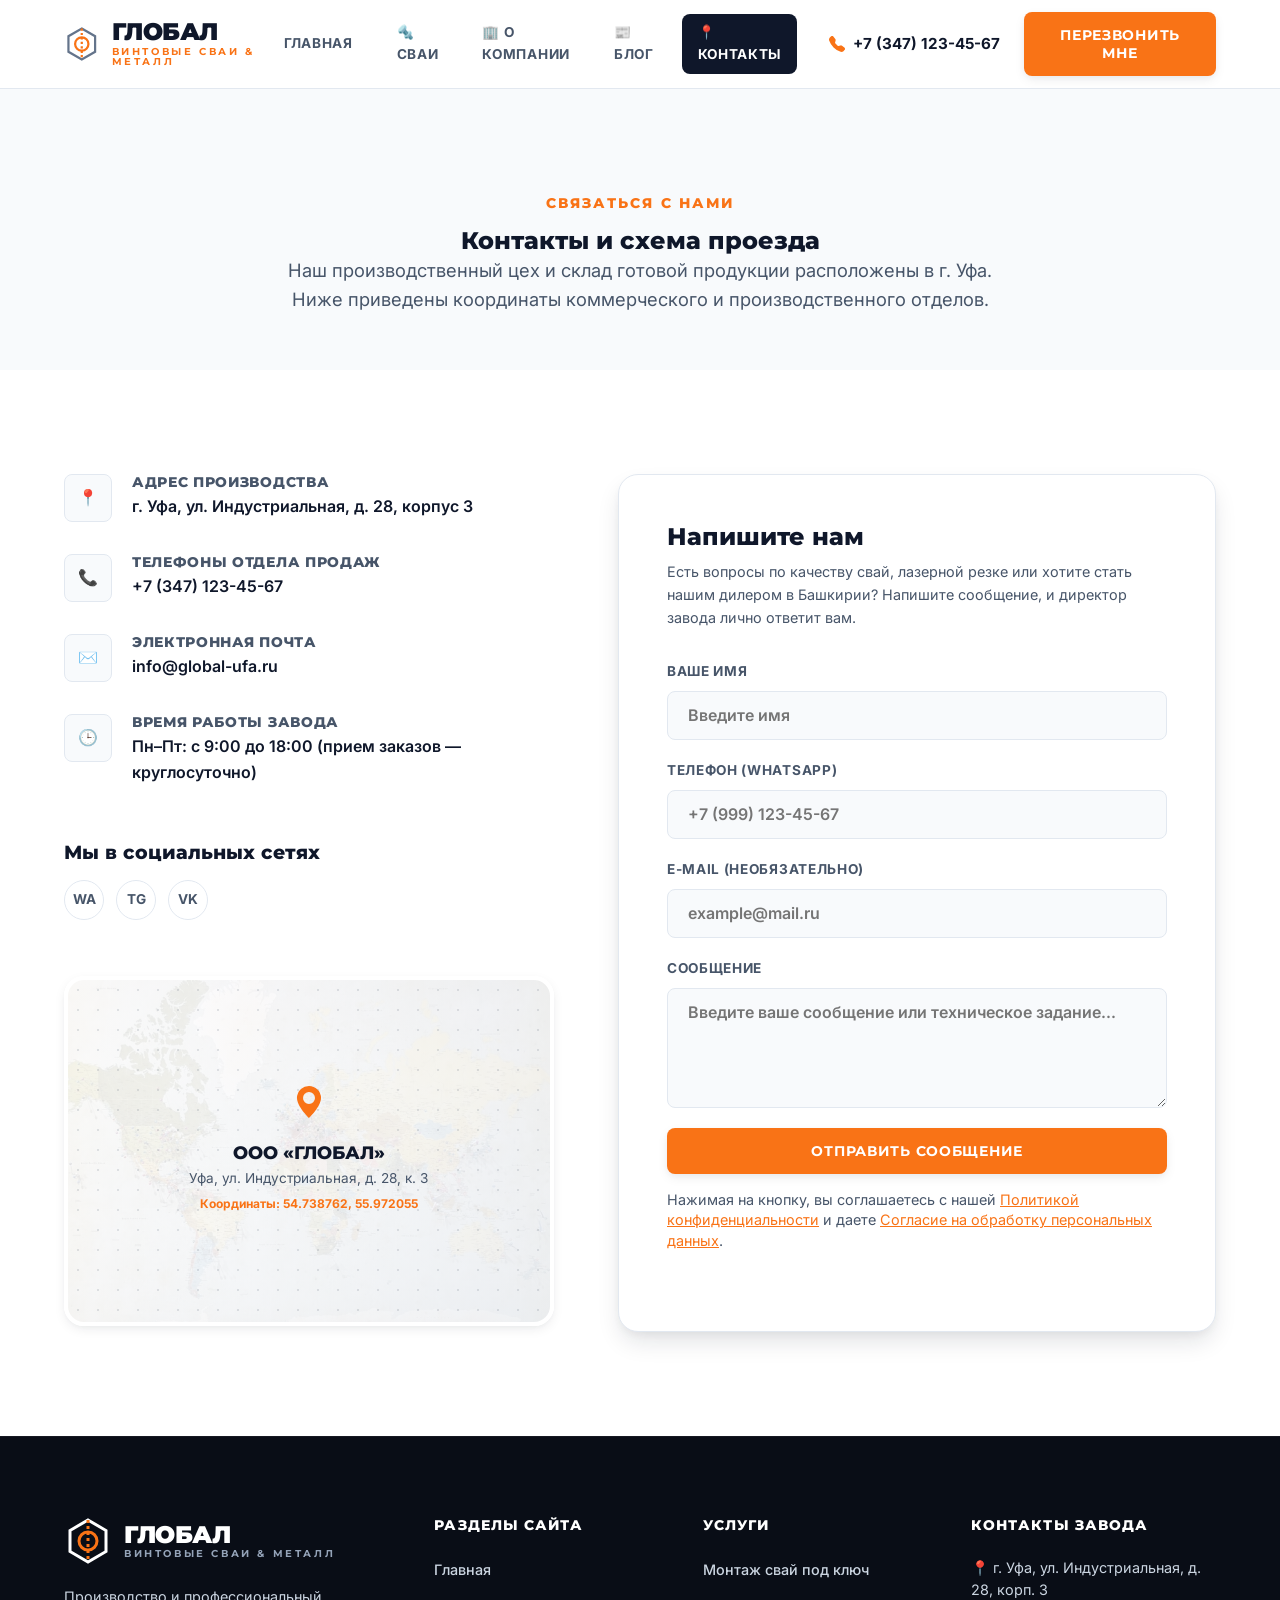
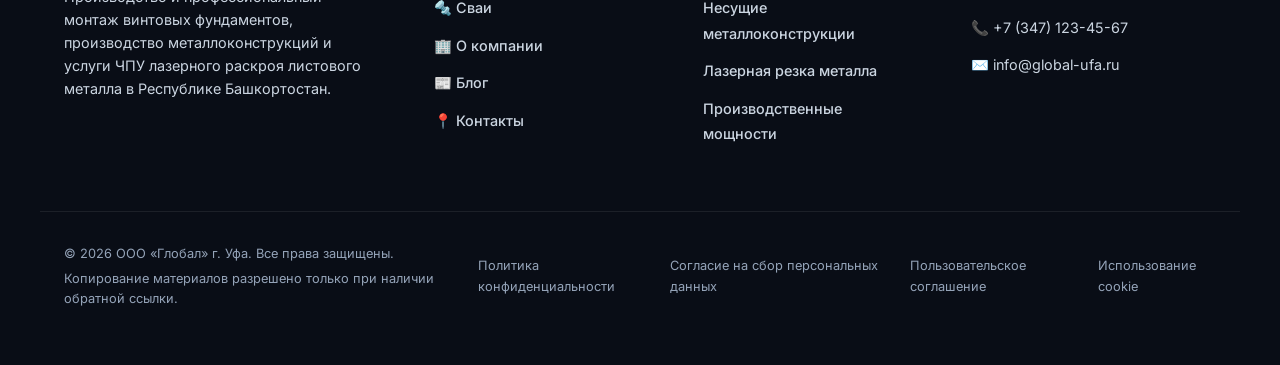
<file: contacts.html>
<!DOCTYPE html>
<html lang="ru">
<head>
  <meta charset="UTF-8">
  <meta name="viewport" content="width=device-width, initial-scale=1.0">
  <title>Контакты завода ООО Глобал Уфа | Адрес и телефон</title>
  <meta name="description" content="Контакты завода свайных фундаментов и металлоконструкций ООО «Глобал» в г. Уфа. Схема проезда, телефон коммерческого отдела, email и форма обратной связи.">
  <link rel="stylesheet" href="styles.css">
</head>
<body>

  <!-- --- Header / Nav --- -->
  <header class="header" id="header">
    <div class="container nav-container">
      <a href="index.html" class="logo-wrapper">
        <svg class="logo-svg" viewBox="0 0 32 32">
          <polygon points="16,2 28,9 28,23 16,30 4,23 4,9" stroke="#64748b" fill="none"/>
          <circle cx="16" cy="16" r="6" stroke="#f97316" fill="none"/>
          <line x1="16" y1="2" x2="16" y2="30" stroke="#f97316" stroke-dasharray="2 2"/>
        </svg>
        <div class="logo-text">
          ГЛОБАЛ
          <span>Винтовые Сваи & Металл</span>
        </div>
      </a>

      <nav class="main-nav" id="main-nav">
        <ul class="nav-links">
          <li><a href="index.html" class="nav-link">Главная</a></li>
          <li><a href="catalog.html" class="nav-link">🔩 Сваи</a></li>
          <li><a href="about.html" class="nav-link">🏢 О компании</a></li>
          <li><a href="blog.html" class="nav-link">📰 Блог</a></li>
          <li><a href="contacts.html" class="nav-link active">📍 Контакты</a></li>
        </ul>
        <div class="nav-cta">
          <a href="tel:+73471234567" class="phone-link">
            <svg xmlns="http://www.w3.org/2000/svg" width="16" height="16" fill="currentColor" viewBox="0 0 16 16">
              <path d="M1.885.511a1.745 1.745 0 0 1 2.61.163L6.29 2.98c.329.423.445.974.315 1.494l-.547 2.19a.678.678 0 0 0 .178.643l2.457 2.457a.678.678 0 0 0 .644.178l2.189-.547a1.745 1.745 0 0 1 1.494.315l2.306 1.794c.829.645.905 1.87.163 2.611l-1.034 1.034c-.74.74-1.846 1.065-2.877.702a18.634 18.634 0 0 1-7.01-4.42 18.634 18.634 0 0 1-4.42-7.009c-.362-1.03-.037-2.137.703-2.877L1.885.511z"/>
            </svg>
            +7 (347) 123-45-67
          </a>
          <button class="btn btn-primary" onclick="openModal('callback-modal')">Перезвонить мне</button>
        </div>
      </nav>

      <button class="burger-menu" id="burger-menu" aria-label="Открыть меню">
        <span></span>
        <span></span>
        <span></span>
      </button>
    </div>
  </header>

  <!-- --- Section Header --- -->
  <section class="section section-secondary" style="padding-bottom: 3.5rem;">
    <div class="container">
      <div class="section-header" style="margin-bottom: 0;">
        <span class="subtitle">Связаться с нами</span>
        <h1>Контакты и схема проезда</h1>
        <p>Наш производственный цех и склад готовой продукции расположены в г. Уфа. Ниже приведены координаты коммерческого и производственного отделов.</p>
      </div>
    </div>
  </section>

  <!-- --- Contacts Layout --- -->
  <section class="section">
    <div class="container contacts-wrapper">
      <!-- Info Column -->
      <div class="contacts-info">
        <ul class="contact-meta-list">
          <li class="contact-meta-item">
            <div class="contact-meta-icon">📍</div>
            <div class="contact-meta-text">
              <h4>Адрес производства</h4>
              <p>г. Уфа, ул. Индустриальная, д. 28, корпус 3</p>
            </div>
          </li>
          <li class="contact-meta-item">
            <div class="contact-meta-icon">📞</div>
            <div class="contact-meta-text">
              <h4>Телефоны отдела продаж</h4>
              <p>+7 (347) 123-45-67</p>
            </div>
          </li>
          <li class="contact-meta-item">
            <div class="contact-meta-icon">✉️</div>
            <div class="contact-meta-text">
              <h4>Электронная почта</h4>
              <p>info@global-ufa.ru</p>
            </div>
          </li>
          <li class="contact-meta-item">
            <div class="contact-meta-icon">🕒</div>
            <div class="contact-meta-text">
              <h4>Время работы завода</h4>
              <p>Пн–Пт: с 9:00 до 18:00 (прием заказов — круглосуточно)</p>
            </div>
          </li>
        </ul>

        <h3 style="margin-bottom: 1rem;">Мы в социальных сетях</h3>
        <div class="contact-socials">
          <a href="#" class="social-circle">WA</a>
          <a href="#" class="social-circle">TG</a>
          <a href="#" class="social-circle">VK</a>
        </div>

        <!-- Interactive Map Mockup -->
        <div class="map-mock-container">
          <div class="map-mock-pattern"></div>
          <div class="map-mock-text">
            <svg xmlns="http://www.w3.org/2000/svg" width="32" height="32" fill="currentColor" viewBox="0 0 16 16">
              <path d="M8 16s6-5.686 6-10A6 6 0 0 0 2 6c0 4.314 6 10 6 10zm0-7a3 3 0 1 1 0-6 3 3 0 0 1 0 6z"/>
            </svg>
            <h4>ООО «ГЛОБАЛ»</h4>
            <p>Уфа, ул. Индустриальная, д. 28, к. 3</p>
            <span style="font-size: 0.75rem; color: var(--color-orange); font-weight: 700;">Координаты: 54.738762, 55.972055</span>
          </div>
        </div>
      </div>

      <!-- Feedback Form Card -->
      <div class="contact-card">
        <h3>Напишите нам</h3>
        <p>Есть вопросы по качеству свай, лазерной резке или хотите стать нашим дилером в Башкирии? Напишите сообщение, и директор завода лично ответит вам.</p>
        
        <form id="feedback-form" onsubmit="handleFormSubmit(event, 'feedback')">
          <div class="form-group">
            <label class="calc-label" for="feed-name">Ваше имя</label>
            <input type="text" class="form-input" id="feed-name" placeholder="Введите имя" required>
          </div>
          
          <div class="form-group">
            <label class="calc-label" for="feed-phone">Телефон (WhatsApp)</label>
            <input type="tel" class="form-input" id="feed-phone" placeholder="+7 (999) 123-45-67" required>
          </div>
          
          <div class="form-group">
            <label class="calc-label" for="feed-email">E-mail (необязательно)</label>
            <input type="email" class="form-input" id="feed-email" placeholder="example@mail.ru">
          </div>

          <div class="form-group">
            <label class="calc-label" for="feed-msg">Сообщение</label>
            <textarea class="form-input form-textarea" id="feed-msg" placeholder="Введите ваше сообщение или техническое задание..." required></textarea>
          </div>

          <button type="submit" class="btn btn-primary" style="width: 100%;">Отправить сообщение</button>
          
          <p class="form-privacy-txt">
            Нажимая на кнопку, вы соглашаетесь с нашей <a href="legal/privacy.html">Политикой конфиденциальности</a> и даете <a href="legal/consent.html">Согласие на обработку персональных данных</a>.
          </p>
        </form>
      </div>
    </div>
  </section>

  <!-- --- Footer --- -->
  <footer class="footer">
    <div class="container footer-top">
      <div class="footer-brand">
        <a href="index.html" class="logo-wrapper" style="color: white; margin-bottom: 1rem;">
          <svg class="logo-svg" viewBox="0 0 32 32" style="stroke: white;">
            <polygon points="16,2 28,9 28,23 16,30 4,23 4,9" stroke="#ffffff" fill="none"/>
            <circle cx="16" cy="16" r="6" stroke="#f97316" fill="none"/>
            <line x1="16" y1="2" x2="16" y2="30" stroke="#f97316" stroke-dasharray="2 2"/>
          </svg>
          <div class="logo-text" style="color: white;">
            ГЛОБАЛ
            <span style="color: var(--text-muted);">Винтовые Сваи & Металл</span>
          </div>
        </a>
        <p>Производство и профессиональный монтаж винтовых фундаментов, производство металлоконструкций и услуги ЧПУ лазерного раскроя листового металла в Республике Башкортостан.</p>
      </div>

      <div class="footer-col">
        <h3>Разделы сайта</h3>
        <ul class="footer-links">
          <li><a href="index.html">Главная</a></li>
          <li><a href="catalog.html">🔩 Сваи</a></li>
          <li><a href="about.html">🏢 О компании</a></li>
          <li><a href="blog.html">📰 Блог</a></li>
          <li><a href="contacts.html">📍 Контакты</a></li>
        </ul>
      </div>

      <div class="footer-col">
        <h3>Услуги</h3>
        <ul class="footer-links">
          <li><a href="catalog.html">Монтаж свай под ключ</a></li>
          <li><a href="about.html#machinery">Несущие металлоконструкции</a></li>
          <li><a href="about.html#laser">Лазерная резка металла</a></li>
          <li><a href="about.html#production">Производственные мощности</a></li>
        </ul>
      </div>

      <div class="footer-col">
        <h3>Контакты завода</h3>
        <ul class="footer-contacts-list">
          <li class="footer-contact-item">
            📍 г. Уфа, ул. Индустриальная, д. 28, корп. 3
          </li>
          <li class="footer-contact-item">
            📞 +7 (347) 123-45-67
          </li>
          <li class="footer-contact-item">
            ✉️ info@global-ufa.ru
          </li>
        </ul>
      </div>
    </div>

    <div class="container footer-bottom">
      <div class="footer-copyright">
        <span>© 2026 ООО «Глобал» г. Уфа. Все права защищены.</span>
        <span>Копирование материалов разрешено только при наличии обратной ссылки.</span>
      </div>
      <div class="footer-legal-links">
        <a href="legal/privacy.html">Политика конфиденциальности</a>
        <a href="legal/consent.html">Согласие на сбор персональных данных</a>
        <a href="legal/agreement.html">Пользовательское соглашение</a>
        <a href="legal/cookie.html">Использование cookie</a>
      </div>
    </div>
  </footer>

  <!-- --- Callback Modal --- -->
  <div class="modal-overlay" id="callback-modal">
    <div class="modal-window">
      <button class="modal-close-btn" onclick="closeModal('callback-modal')">×</button>
      <div class="modal-content">
        <div class="modal-header">
          <h3>Заказать звонок специалиста</h3>
          <p>Оставьте свои контакты, и мы перезвоним вам в течение 15 минут.</p>
        </div>
        <form id="call-form" onsubmit="handleFormSubmit(event, 'callback-modal')">
          <div class="form-group">
            <input type="text" class="form-input" placeholder="Ваше имя" required>
          </div>
          <div class="form-group" style="margin-bottom: 1.5rem;">
            <input type="tel" class="form-input" placeholder="Номер телефона" required>
          </div>
          <button type="submit" class="btn btn-primary" style="width: 100%;">Отправить запрос</button>
        </form>
      </div>
    </div>
  </div>

  <script src="scripts.js"></script>
</body>
</html>
</file>
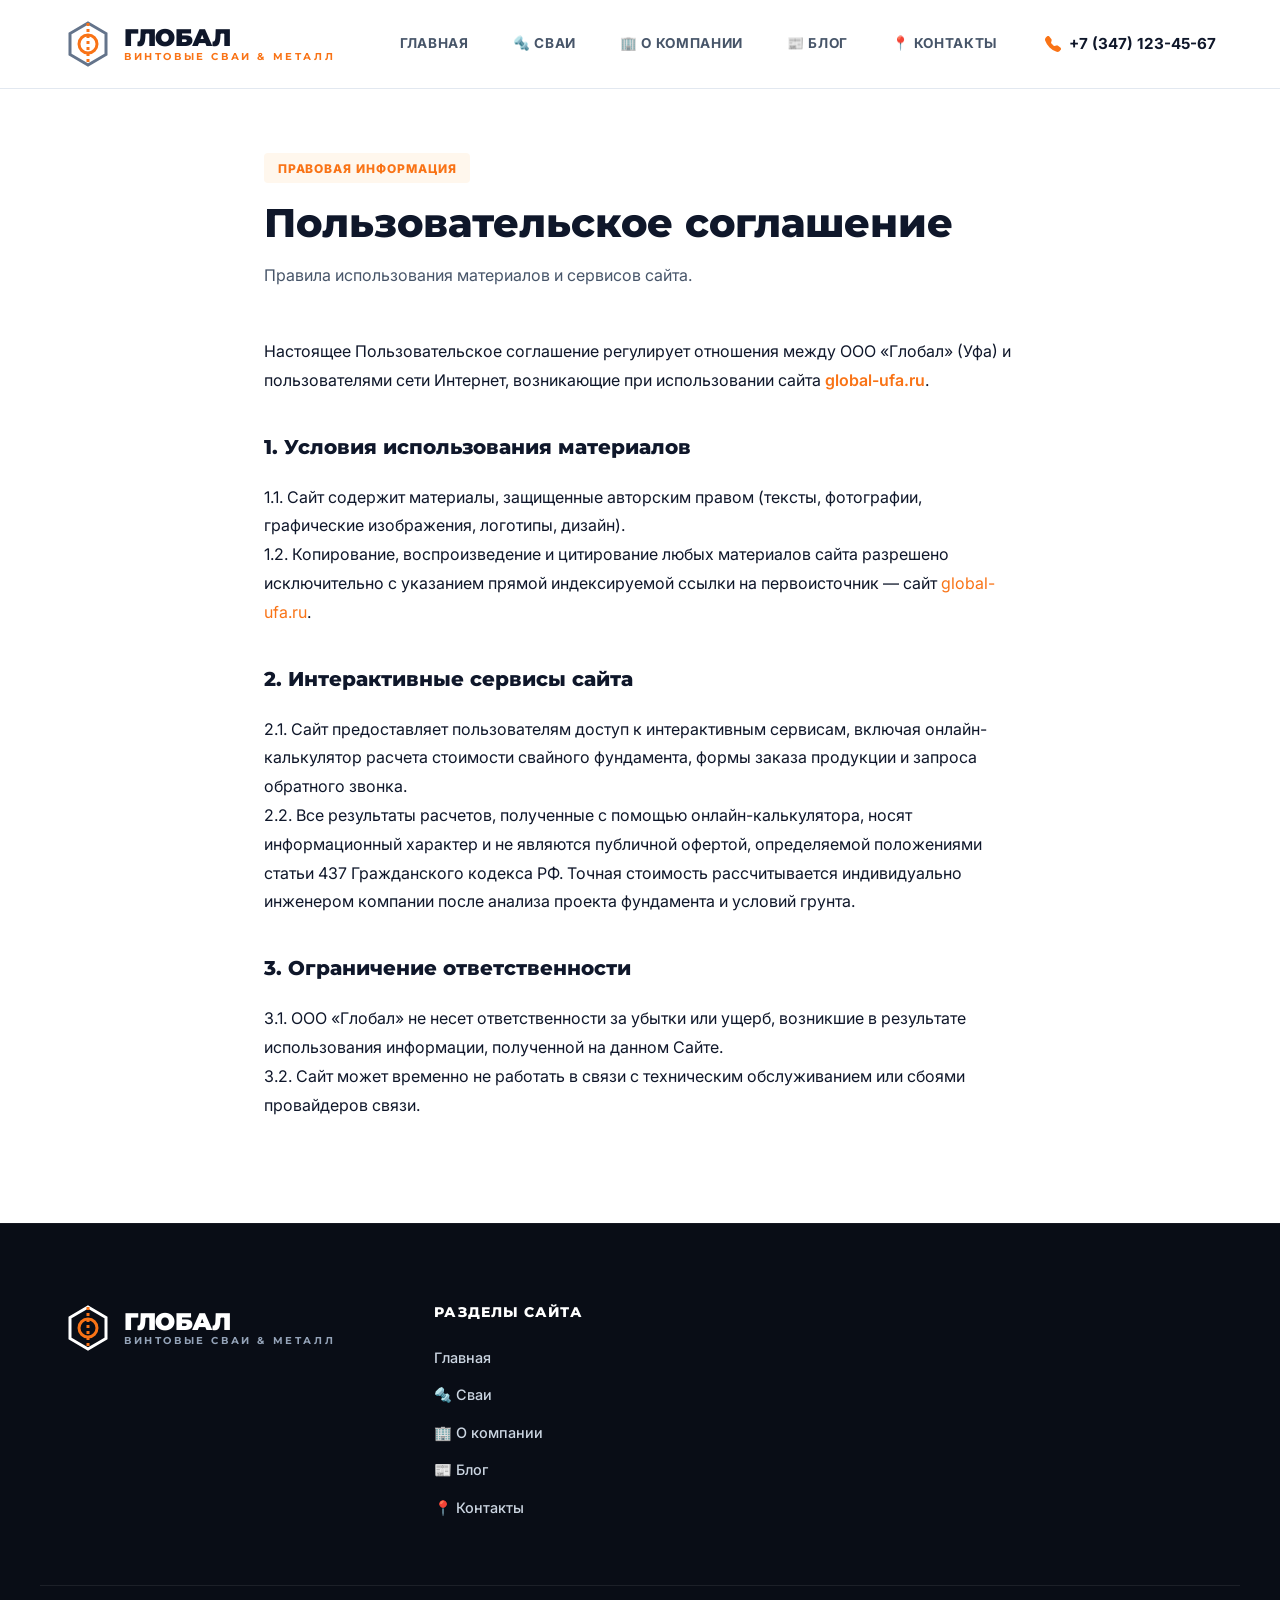
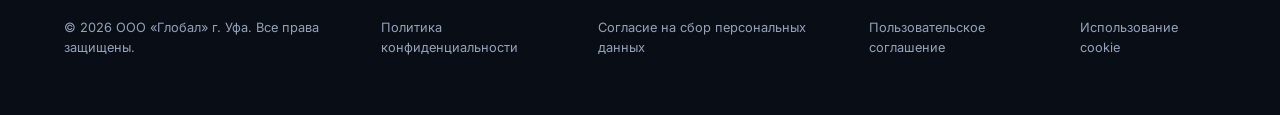
<file: legal/agreement.html>
<!DOCTYPE html>
<html lang="ru">
<head>
  <meta charset="UTF-8">
  <meta name="viewport" content="width=device-width, initial-scale=1.0">
  <title>Пользовательское соглашение | ООО Глобал Уфа</title>
  <meta name="description" content="Пользовательское соглашение об условиях использования сайта ООО «Глобал» г. Уфа.">
  <link rel="stylesheet" href="../styles.css">
</head>
<body>

  <!-- --- Header / Nav --- -->
  <header class="header" id="header">
    <div class="container nav-container">
      <a href="../index.html" class="logo-wrapper">
        <svg class="logo-svg" viewBox="0 0 32 32">
          <polygon points="16,2 28,9 28,23 16,30 4,23 4,9" stroke="#64748b" fill="none"/>
          <circle cx="16" cy="16" r="6" stroke="#f97316" fill="none"/>
          <line x1="16" y1="2" x2="16" y2="30" stroke="#f97316" stroke-dasharray="2 2"/>
        </svg>
        <div class="logo-text">
          ГЛОБАЛ
          <span>Винтовые Сваи & Металл</span>
        </div>
      </a>

      <nav class="main-nav" id="main-nav">
        <ul class="nav-links">
          <li><a href="../index.html" class="nav-link">Главная</a></li>
          <li><a href="../catalog.html" class="nav-link">🔩 Сваи</a></li>
          <li><a href="../about.html" class="nav-link">🏢 О компании</a></li>
          <li><a href="../blog.html" class="nav-link">📰 Блог</a></li>
          <li><a href="../contacts.html" class="nav-link">📍 Контакты</a></li>
        </ul>
        <div class="nav-cta">
          <a href="tel:+73471234567" class="phone-link">
            <svg xmlns="http://www.w3.org/2000/svg" width="16" height="16" fill="currentColor" viewBox="0 0 16 16">
              <path d="M1.885.511a1.745 1.745 0 0 1 2.61.163L6.29 2.98c.329.423.445.974.315 1.494l-.547 2.19a.678.678 0 0 0 .178.643l2.457 2.457a.678.678 0 0 0 .644.178l2.189-.547a1.745 1.745 0 0 1 1.494.315l2.306 1.794c.829.645.905 1.87.163 2.611l-1.034 1.034c-.74.74-1.846 1.065-2.877.702a18.634 18.634 0 0 1-7.01-4.42 18.634 18.634 0 0 1-4.42-7.009c-.362-1.03-.037-2.137.703-2.877L1.885.511z"/>
            </svg>
            +7 (347) 123-45-67
          </a>
        </div>
      </nav>
    </div>
  </header>

  <!-- --- Content Section --- -->
  <section class="section" style="padding-top: 4rem;">
    <div class="container" style="max-width: 800px;">
      <div style="margin-bottom: 3rem;">
        <span class="badge badge-orange" style="margin-bottom: 1rem;">Правовая информация</span>
        <h1 style="font-size: 2.5rem; margin-bottom: 1rem;">Пользовательское соглашение</h1>
        <p style="color: var(--text-secondary);">Правила использования материалов и сервисов сайта.</p>
      </div>

      <div style="color: var(--text-primary); line-height: 1.8; display: flex; flex-direction: column; gap: 1.5rem;">
        <p>Настоящее Пользовательское соглашение регулирует отношения между ООО «Глобал» (Уфа) и пользователями сети Интернет, возникающие при использовании сайта <a href="../index.html" style="color: var(--color-orange); font-weight: 600;">global-ufa.ru</a>.</p>

        <h3 style="font-size: 1.25rem; margin-top: 1rem; color: var(--text-primary);">1. Условия использования материалов</h3>
        <p>1.1. Сайт содержит материалы, защищенные авторским правом (тексты, фотографии, графические изображения, логотипы, дизайн).<br>
        1.2. Копирование, воспроизведение и цитирование любых материалов сайта разрешено исключительно с указанием прямой индексируемой ссылки на первоисточник — сайт <a href="../index.html" style="color: var(--color-orange);">global-ufa.ru</a>.</p>

        <h3 style="font-size: 1.25rem; margin-top: 1rem; color: var(--text-primary);">2. Интерактивные сервисы сайта</h3>
        <p>2.1. Сайт предоставляет пользователям доступ к интерактивным сервисам, включая онлайн-калькулятор расчета стоимости свайного фундамента, формы заказа продукции и запроса обратного звонка.<br>
        2.2. Все результаты расчетов, полученные с помощью онлайн-калькулятора, носят информационный характер и не являются публичной офертой, определяемой положениями статьи 437 Гражданского кодекса РФ. Точная стоимость рассчитывается индивидуально инженером компании после анализа проекта фундамента и условий грунта.</p>

        <h3 style="font-size: 1.25rem; margin-top: 1rem; color: var(--text-primary);">3. Ограничение ответственности</h3>
        <p>3.1. ООО «Глобал» не несет ответственности за убытки или ущерб, возникшие в результате использования информации, полученной на данном Сайте.<br>
        3.2. Сайт может временно не работать в связи с техническим обслуживанием или сбоями провайдеров связи.</p>
      </div>
    </div>
  </section>

  <!-- --- Footer --- -->
  <footer class="footer">
    <div class="container footer-top">
      <div class="footer-brand">
        <a href="../index.html" class="logo-wrapper" style="color: white; margin-bottom: 1rem;">
          <svg class="logo-svg" viewBox="0 0 32 32" style="stroke: white;">
            <polygon points="16,2 28,9 28,23 16,30 4,23 4,9" stroke="#ffffff" fill="none"/>
            <circle cx="16" cy="16" r="6" stroke="#f97316" fill="none"/>
            <line x1="16" y1="2" x2="16" y2="30" stroke="#f97316" stroke-dasharray="2 2"/>
          </svg>
          <div class="logo-text" style="color: white;">
            ГЛОБАЛ
            <span style="color: var(--text-muted);">Винтовые Сваи & Металл</span>
          </div>
        </a>
      </div>
      <div class="footer-col">
        <h3>Разделы сайта</h3>
        <ul class="footer-links">
          <li><a href="../index.html">Главная</a></li>
          <li><a href="../catalog.html">🔩 Сваи</a></li>
          <li><a href="../about.html">🏢 О компании</a></li>
          <li><a href="../blog.html">📰 Блог</a></li>
          <li><a href="../contacts.html">📍 Контакты</a></li>
        </ul>
      </div>
    </div>

    <div class="container footer-bottom">
      <div class="footer-copyright">
        <span>© 2026 ООО «Глобал» г. Уфа. Все права защищены.</span>
      </div>
      <div class="footer-legal-links">
        <a href="privacy.html">Политика конфиденциальности</a>
        <a href="consent.html">Согласие на сбор персональных данных</a>
        <a href="agreement.html">Пользовательское соглашение</a>
        <a href="cookie.html">Использование cookie</a>
      </div>
    </div>
  </footer>

</body>
</html>
</file>
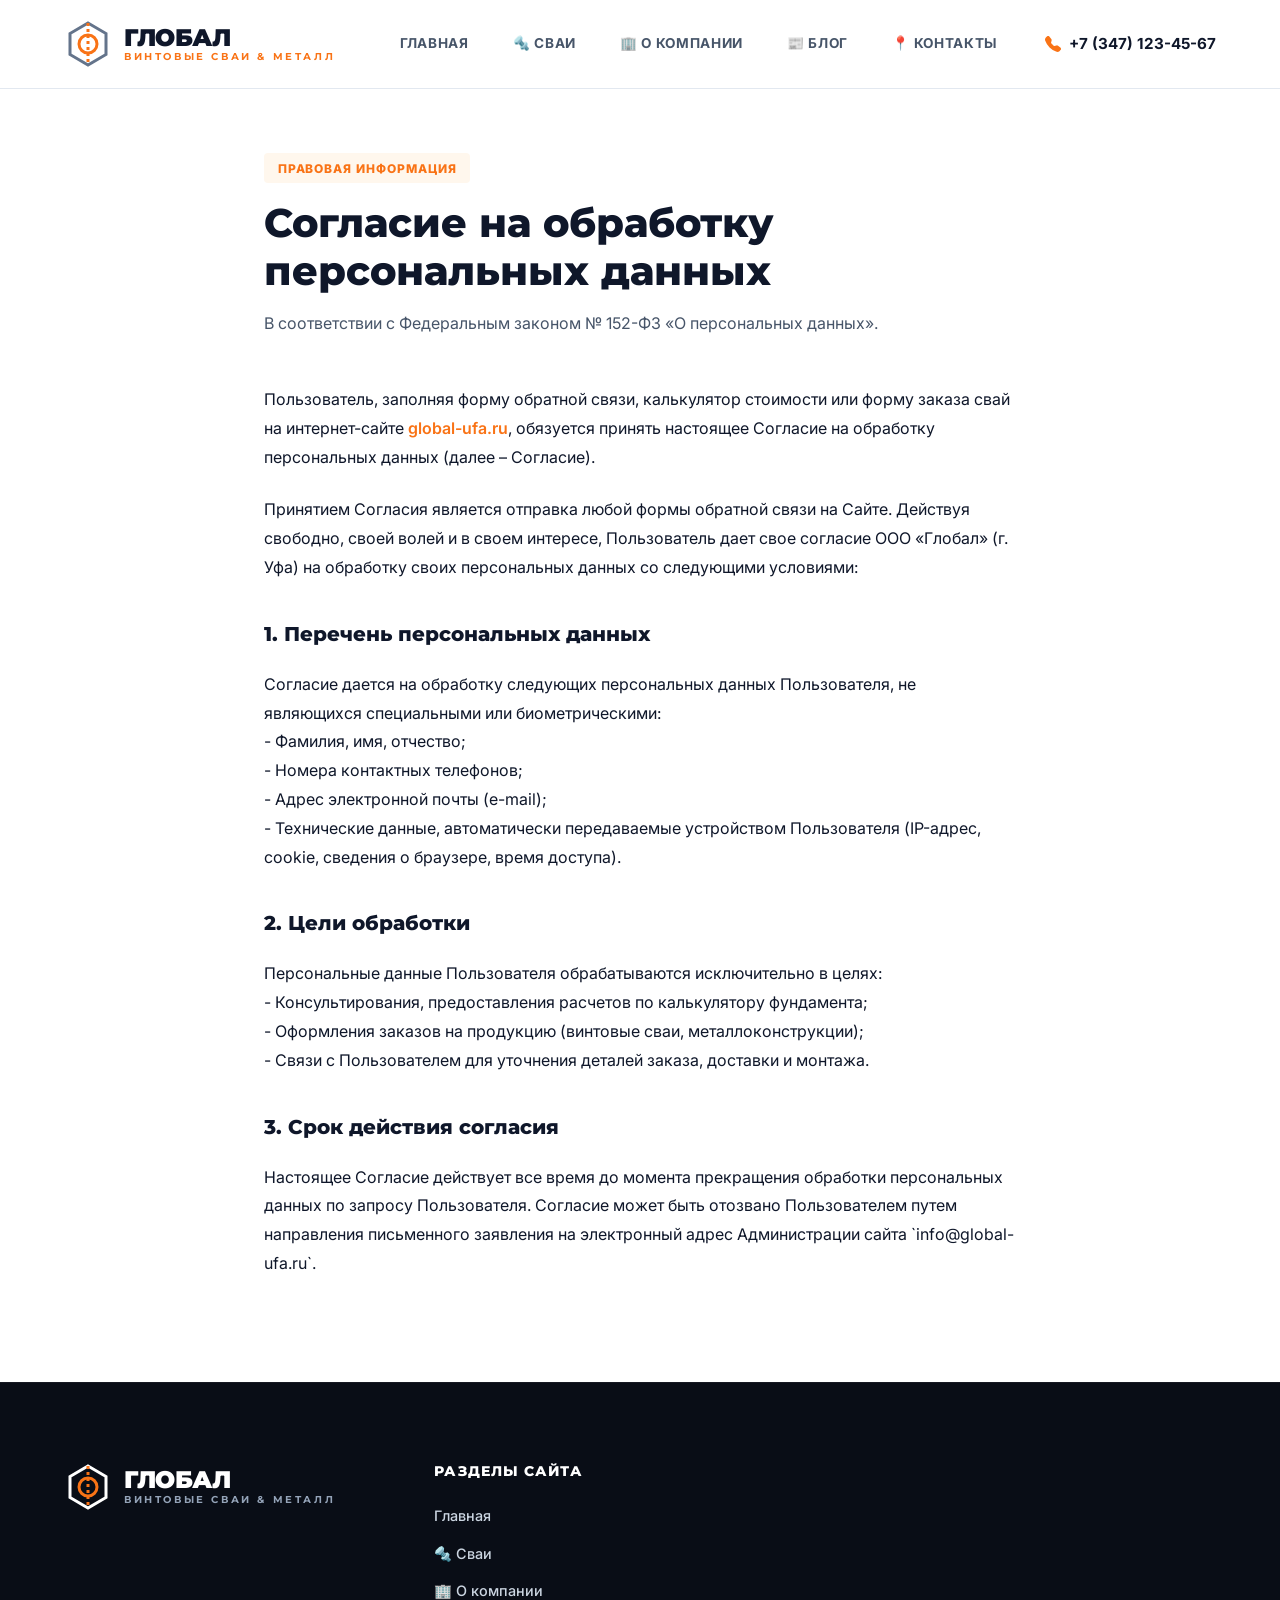
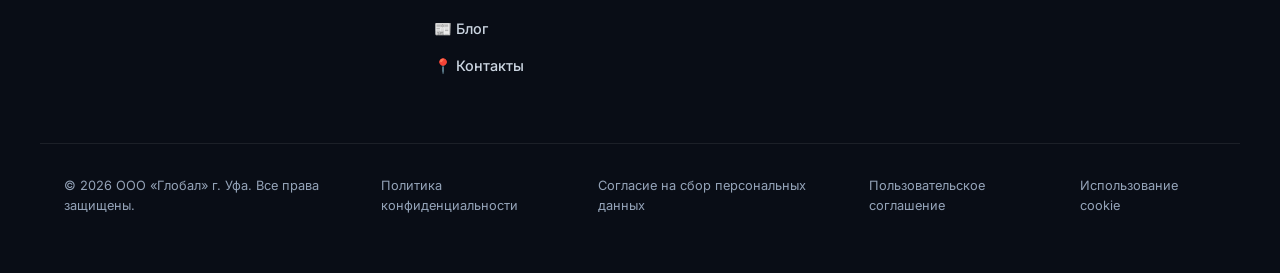
<file: legal/consent.html>
<!DOCTYPE html>
<html lang="ru">
<head>
  <meta charset="UTF-8">
  <meta name="viewport" content="width=device-width, initial-scale=1.0">
  <title>Согласие на обработку персональных данных | ООО Глобал Уфа</title>
  <meta name="description" content="Согласие на обработку персональных данных для пользователей сайта ООО «Глобал» г. Уфа.">
  <link rel="stylesheet" href="../styles.css">
</head>
<body>

  <!-- --- Header / Nav --- -->
  <header class="header" id="header">
    <div class="container nav-container">
      <a href="../index.html" class="logo-wrapper">
        <svg class="logo-svg" viewBox="0 0 32 32">
          <polygon points="16,2 28,9 28,23 16,30 4,23 4,9" stroke="#64748b" fill="none"/>
          <circle cx="16" cy="16" r="6" stroke="#f97316" fill="none"/>
          <line x1="16" y1="2" x2="16" y2="30" stroke="#f97316" stroke-dasharray="2 2"/>
        </svg>
        <div class="logo-text">
          ГЛОБАЛ
          <span>Винтовые Сваи & Металл</span>
        </div>
      </a>

      <nav class="main-nav" id="main-nav">
        <ul class="nav-links">
          <li><a href="../index.html" class="nav-link">Главная</a></li>
          <li><a href="../catalog.html" class="nav-link">🔩 Сваи</a></li>
          <li><a href="../about.html" class="nav-link">🏢 О компании</a></li>
          <li><a href="../blog.html" class="nav-link">📰 Блог</a></li>
          <li><a href="../contacts.html" class="nav-link">📍 Контакты</a></li>
        </ul>
        <div class="nav-cta">
          <a href="tel:+73471234567" class="phone-link">
            <svg xmlns="http://www.w3.org/2000/svg" width="16" height="16" fill="currentColor" viewBox="0 0 16 16">
              <path d="M1.885.511a1.745 1.745 0 0 1 2.61.163L6.29 2.98c.329.423.445.974.315 1.494l-.547 2.19a.678.678 0 0 0 .178.643l2.457 2.457a.678.678 0 0 0 .644.178l2.189-.547a1.745 1.745 0 0 1 1.494.315l2.306 1.794c.829.645.905 1.87.163 2.611l-1.034 1.034c-.74.74-1.846 1.065-2.877.702a18.634 18.634 0 0 1-7.01-4.42 18.634 18.634 0 0 1-4.42-7.009c-.362-1.03-.037-2.137.703-2.877L1.885.511z"/>
            </svg>
            +7 (347) 123-45-67
          </a>
        </div>
      </nav>
    </div>
  </header>

  <!-- --- Content Section --- -->
  <section class="section" style="padding-top: 4rem;">
    <div class="container" style="max-width: 800px;">
      <div style="margin-bottom: 3rem;">
        <span class="badge badge-orange" style="margin-bottom: 1rem;">Правовая информация</span>
        <h1 style="font-size: 2.5rem; margin-bottom: 1rem;">Согласие на обработку персональных данных</h1>
        <p style="color: var(--text-secondary);">В соответствии с Федеральным законом № 152-ФЗ «О персональных данных».</p>
      </div>

      <div style="color: var(--text-primary); line-height: 1.8; display: flex; flex-direction: column; gap: 1.5rem;">
        <p>Пользователь, заполняя форму обратной связи, калькулятор стоимости или форму заказа свай на интернет-сайте <a href="../index.html" style="color: var(--color-orange); font-weight: 600;">global-ufa.ru</a>, обязуется принять настоящее Согласие на обработку персональных данных (далее – Согласие).</p>

        <p>Принятием Согласия является отправка любой формы обратной связи на Сайте. Действуя свободно, своей волей и в своем интересе, Пользователь дает свое согласие ООО «Глобал» (г. Уфа) на обработку своих персональных данных со следующими условиями:</p>

        <h3 style="font-size: 1.25rem; margin-top: 1rem; color: var(--text-primary);">1. Перечень персональных данных</h3>
        <p>Согласие дается на обработку следующих персональных данных Пользователя, не являющихся специальными или биометрическими:<br>
        - Фамилия, имя, отчество;<br>
        - Номера контактных телефонов;<br>
        - Адрес электронной почты (e-mail);<br>
        - Технические данные, автоматически передаваемые устройством Пользователя (IP-адрес, cookie, сведения о браузере, время доступа).</p>

        <h3 style="font-size: 1.25rem; margin-top: 1rem; color: var(--text-primary);">2. Цели обработки</h3>
        <p>Персональные данные Пользователя обрабатываются исключительно в целях:<br>
        - Консультирования, предоставления расчетов по калькулятору фундамента;<br>
        - Оформления заказов на продукцию (винтовые сваи, металлоконструкции);<br>
        - Связи с Пользователем для уточнения деталей заказа, доставки и монтажа.</p>

        <h3 style="font-size: 1.25rem; margin-top: 1rem; color: var(--text-primary);">3. Срок действия согласия</h3>
        <p>Настоящее Согласие действует все время до момента прекращения обработки персональных данных по запросу Пользователя. Согласие может быть отозвано Пользователем путем направления письменного заявления на электронный адрес Администрации сайта `info@global-ufa.ru`.</p>
      </div>
    </div>
  </section>

  <!-- --- Footer --- -->
  <footer class="footer">
    <div class="container footer-top">
      <div class="footer-brand">
        <a href="../index.html" class="logo-wrapper" style="color: white; margin-bottom: 1rem;">
          <svg class="logo-svg" viewBox="0 0 32 32" style="stroke: white;">
            <polygon points="16,2 28,9 28,23 16,30 4,23 4,9" stroke="#ffffff" fill="none"/>
            <circle cx="16" cy="16" r="6" stroke="#f97316" fill="none"/>
            <line x1="16" y1="2" x2="16" y2="30" stroke="#f97316" stroke-dasharray="2 2"/>
          </svg>
          <div class="logo-text" style="color: white;">
            ГЛОБАЛ
            <span style="color: var(--text-muted);">Винтовые Сваи & Металл</span>
          </div>
        </a>
      </div>
      <div class="footer-col">
        <h3>Разделы сайта</h3>
        <ul class="footer-links">
          <li><a href="../index.html">Главная</a></li>
          <li><a href="../catalog.html">🔩 Сваи</a></li>
          <li><a href="../about.html">🏢 О компании</a></li>
          <li><a href="../blog.html">📰 Блог</a></li>
          <li><a href="../contacts.html">📍 Контакты</a></li>
        </ul>
      </div>
    </div>

    <div class="container footer-bottom">
      <div class="footer-copyright">
        <span>© 2026 ООО «Глобал» г. Уфа. Все права защищены.</span>
      </div>
      <div class="footer-legal-links">
        <a href="privacy.html">Политика конфиденциальности</a>
        <a href="consent.html">Согласие на сбор персональных данных</a>
        <a href="agreement.html">Пользовательское соглашение</a>
        <a href="cookie.html">Использование cookie</a>
      </div>
    </div>
  </footer>

</body>
</html>
</file>
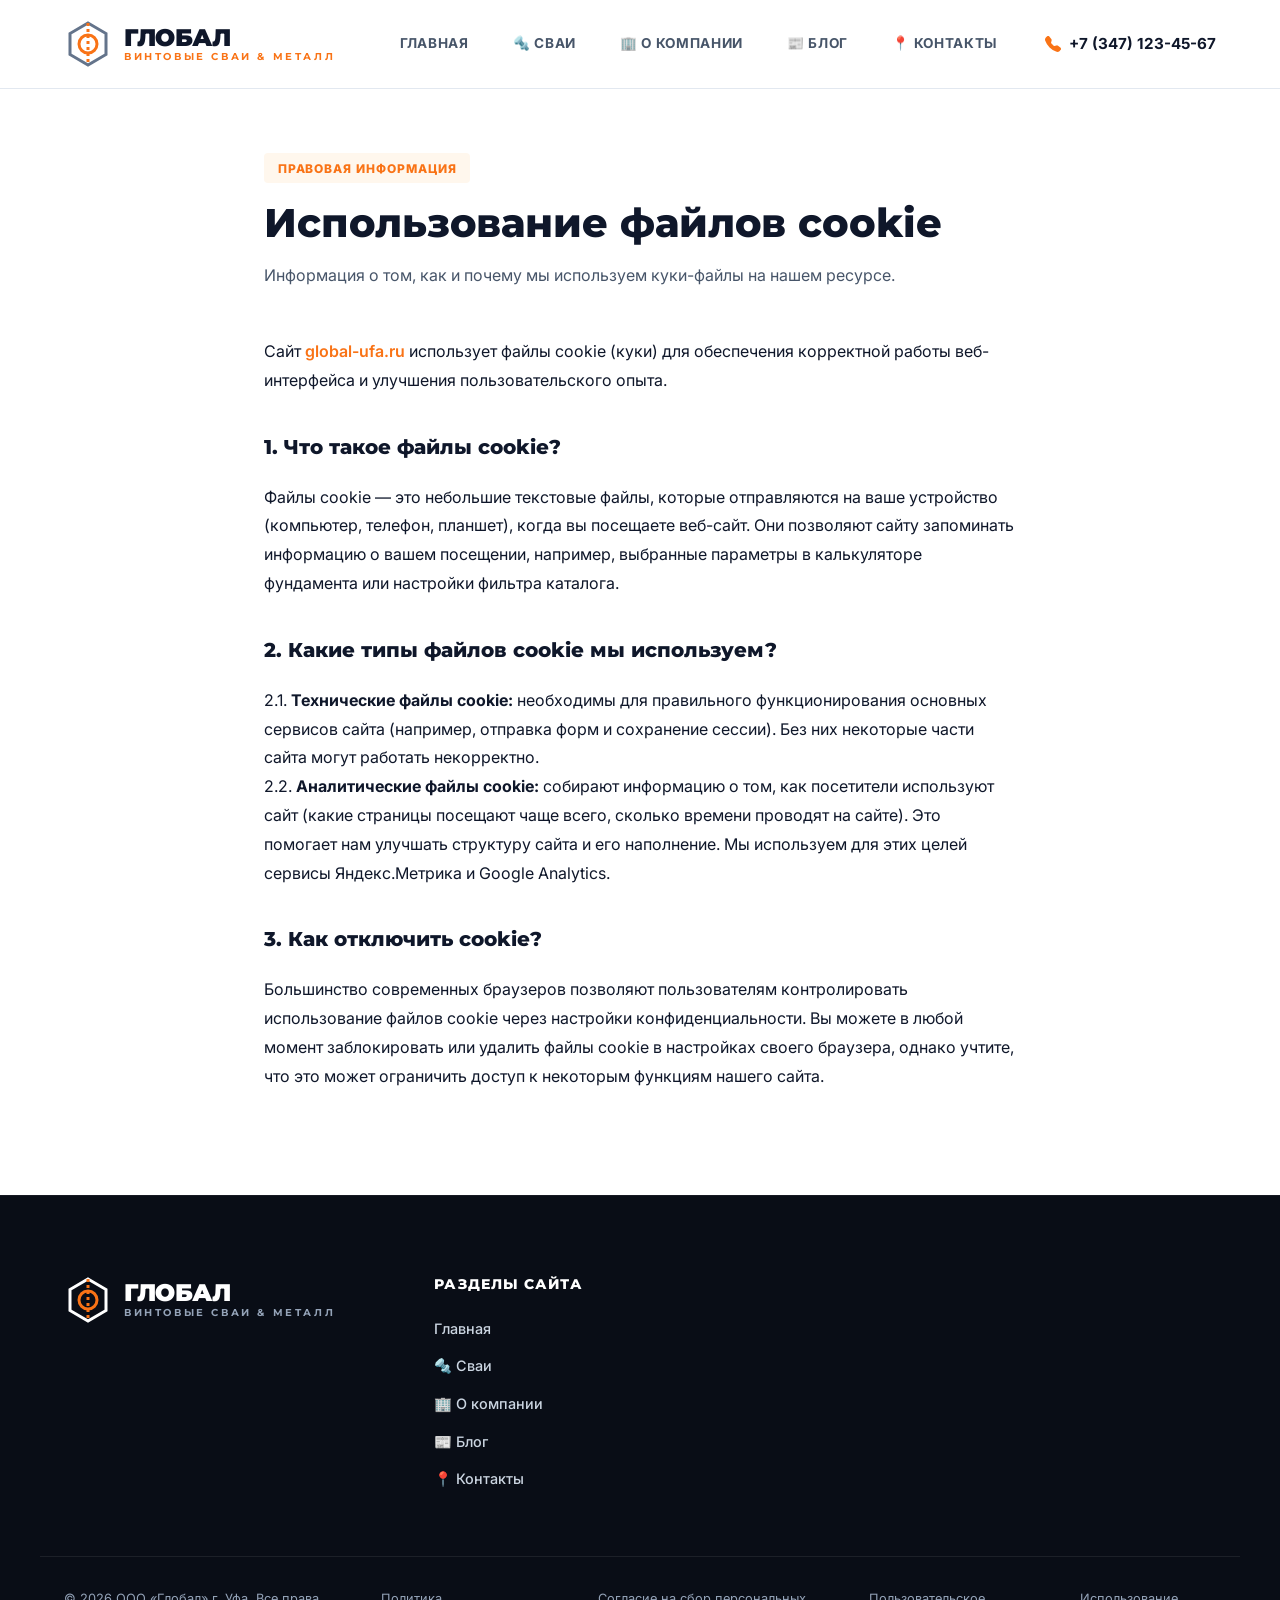
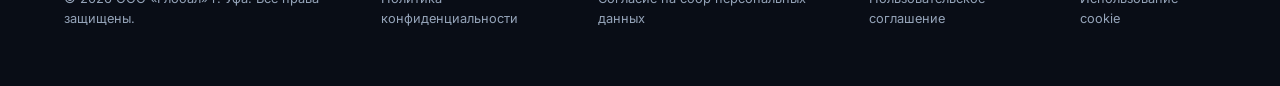
<file: legal/cookie.html>
<!DOCTYPE html>
<html lang="ru">
<head>
  <meta charset="UTF-8">
  <meta name="viewport" content="width=device-width, initial-scale=1.0">
  <title>Положение об использовании файлов cookie | ООО Глобал Уфа</title>
  <meta name="description" content="Политика использования файлов cookie на сайте ООО «Глобал» г. Уфа.">
  <link rel="stylesheet" href="../styles.css">
</head>
<body>

  <!-- --- Header / Nav --- -->
  <header class="header" id="header">
    <div class="container nav-container">
      <a href="../index.html" class="logo-wrapper">
        <svg class="logo-svg" viewBox="0 0 32 32">
          <polygon points="16,2 28,9 28,23 16,30 4,23 4,9" stroke="#64748b" fill="none"/>
          <circle cx="16" cy="16" r="6" stroke="#f97316" fill="none"/>
          <line x1="16" y1="2" x2="16" y2="30" stroke="#f97316" stroke-dasharray="2 2"/>
        </svg>
        <div class="logo-text">
          ГЛОБАЛ
          <span>Винтовые Сваи & Металл</span>
        </div>
      </a>

      <nav class="main-nav" id="main-nav">
        <ul class="nav-links">
          <li><a href="../index.html" class="nav-link">Главная</a></li>
          <li><a href="../catalog.html" class="nav-link">🔩 Сваи</a></li>
          <li><a href="../about.html" class="nav-link">🏢 О компании</a></li>
          <li><a href="../blog.html" class="nav-link">📰 Блог</a></li>
          <li><a href="../contacts.html" class="nav-link">📍 Контакты</a></li>
        </ul>
        <div class="nav-cta">
          <a href="tel:+73471234567" class="phone-link">
            <svg xmlns="http://www.w3.org/2000/svg" width="16" height="16" fill="currentColor" viewBox="0 0 16 16">
              <path d="M1.885.511a1.745 1.745 0 0 1 2.61.163L6.29 2.98c.329.423.445.974.315 1.494l-.547 2.19a.678.678 0 0 0 .178.643l2.457 2.457a.678.678 0 0 0 .644.178l2.189-.547a1.745 1.745 0 0 1 1.494.315l2.306 1.794c.829.645.905 1.87.163 2.611l-1.034 1.034c-.74.74-1.846 1.065-2.877.702a18.634 18.634 0 0 1-7.01-4.42 18.634 18.634 0 0 1-4.42-7.009c-.362-1.03-.037-2.137.703-2.877L1.885.511z"/>
            </svg>
            +7 (347) 123-45-67
          </a>
        </div>
      </nav>
    </div>
  </header>

  <!-- --- Content Section --- -->
  <section class="section" style="padding-top: 4rem;">
    <div class="container" style="max-width: 800px;">
      <div style="margin-bottom: 3rem;">
        <span class="badge badge-orange" style="margin-bottom: 1rem;">Правовая информация</span>
        <h1 style="font-size: 2.5rem; margin-bottom: 1rem;">Использование файлов cookie</h1>
        <p style="color: var(--text-secondary);">Информация о том, как и почему мы используем куки-файлы на нашем ресурсе.</p>
      </div>

      <div style="color: var(--text-primary); line-height: 1.8; display: flex; flex-direction: column; gap: 1.5rem;">
        <p>Сайт <a href="../index.html" style="color: var(--color-orange); font-weight: 600;">global-ufa.ru</a> использует файлы cookie (куки) для обеспечения корректной работы веб-интерфейса и улучшения пользовательского опыта.</p>

        <h3 style="font-size: 1.25rem; margin-top: 1rem; color: var(--text-primary);">1. Что такое файлы cookie?</h3>
        <p>Файлы cookie — это небольшие текстовые файлы, которые отправляются на ваше устройство (компьютер, телефон, планшет), когда вы посещаете веб-сайт. Они позволяют сайту запоминать информацию о вашем посещении, например, выбранные параметры в калькуляторе фундамента или настройки фильтра каталога.</p>

        <h3 style="font-size: 1.25rem; margin-top: 1rem; color: var(--text-primary);">2. Какие типы файлов cookie мы используем?</h3>
        <p>2.1. <strong>Технические файлы cookie:</strong> необходимы для правильного функционирования основных сервисов сайта (например, отправка форм и сохранение сессии). Без них некоторые части сайта могут работать некорректно.<br>
        2.2. <strong>Аналитические файлы cookie:</strong> собирают информацию о том, как посетители используют сайт (какие страницы посещают чаще всего, сколько времени проводят на сайте). Это помогает нам улучшать структуру сайта и его наполнение. Мы используем для этих целей сервисы Яндекс.Метрика и Google Analytics.</p>

        <h3 style="font-size: 1.25rem; margin-top: 1rem; color: var(--text-primary);">3. Как отключить cookie?</h3>
        <p>Большинство современных браузеров позволяют пользователям контролировать использование файлов cookie через настройки конфиденциальности. Вы можете в любой момент заблокировать или удалить файлы cookie в настройках своего браузера, однако учтите, что это может ограничить доступ к некоторым функциям нашего сайта.</p>
      </div>
    </div>
  </section>

  <!-- --- Footer --- -->
  <footer class="footer">
    <div class="container footer-top">
      <div class="footer-brand">
        <a href="../index.html" class="logo-wrapper" style="color: white; margin-bottom: 1rem;">
          <svg class="logo-svg" viewBox="0 0 32 32" style="stroke: white;">
            <polygon points="16,2 28,9 28,23 16,30 4,23 4,9" stroke="#ffffff" fill="none"/>
            <circle cx="16" cy="16" r="6" stroke="#f97316" fill="none"/>
            <line x1="16" y1="2" x2="16" y2="30" stroke="#f97316" stroke-dasharray="2 2"/>
          </svg>
          <div class="logo-text" style="color: white;">
            ГЛОБАЛ
            <span style="color: var(--text-muted);">Винтовые Сваи & Металл</span>
          </div>
        </a>
      </div>
      <div class="footer-col">
        <h3>Разделы сайта</h3>
        <ul class="footer-links">
          <li><a href="../index.html">Главная</a></li>
          <li><a href="../catalog.html">🔩 Сваи</a></li>
          <li><a href="../about.html">🏢 О компании</a></li>
          <li><a href="../blog.html">📰 Блог</a></li>
          <li><a href="../contacts.html">📍 Контакты</a></li>
        </ul>
      </div>
    </div>

    <div class="container footer-bottom">
      <div class="footer-copyright">
        <span>© 2026 ООО «Глобал» г. Уфа. Все права защищены.</span>
      </div>
      <div class="footer-legal-links">
        <a href="privacy.html">Политика конфиденциальности</a>
        <a href="consent.html">Согласие на сбор персональных данных</a>
        <a href="agreement.html">Пользовательское соглашение</a>
        <a href="cookie.html">Использование cookie</a>
      </div>
    </div>
  </footer>

</body>
</html>
</file>
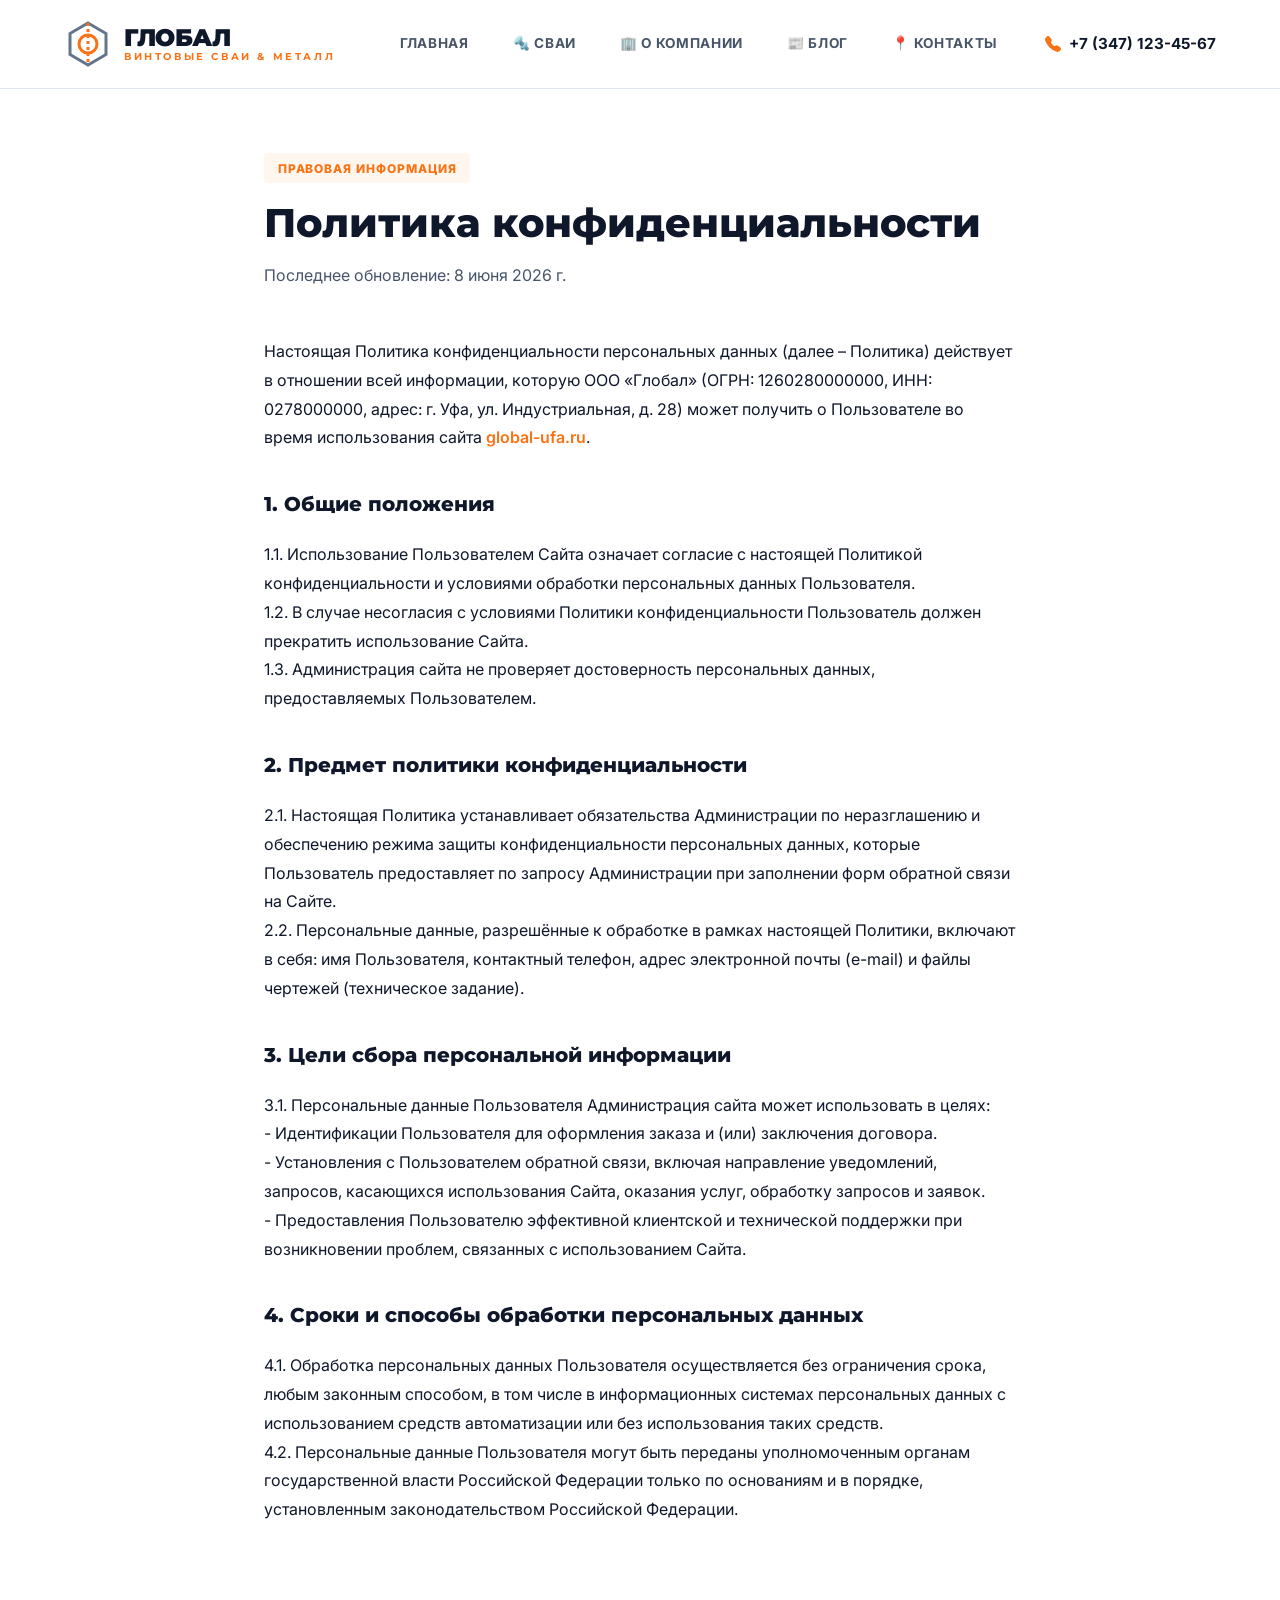
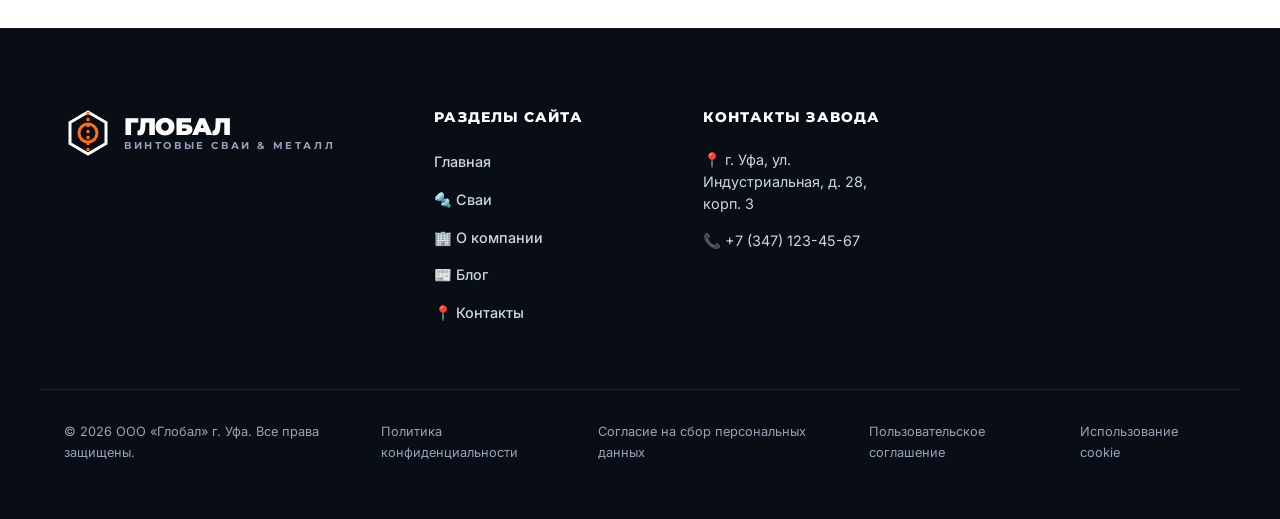
<file: legal/privacy.html>
<!DOCTYPE html>
<html lang="ru">
<head>
  <meta charset="UTF-8">
  <meta name="viewport" content="width=device-width, initial-scale=1.0">
  <title>Политика конфиденциальности | ООО Глобал Уфа</title>
  <meta name="description" content="Политика в отношении обработки персональных данных клиентов и пользователей сайта ООО «Глобал» г. Уфа.">
  <link rel="stylesheet" href="../styles.css">
</head>
<body>

  <!-- --- Header / Nav --- -->
  <header class="header" id="header">
    <div class="container nav-container">
      <a href="../index.html" class="logo-wrapper">
        <svg class="logo-svg" viewBox="0 0 32 32">
          <polygon points="16,2 28,9 28,23 16,30 4,23 4,9" stroke="#64748b" fill="none"/>
          <circle cx="16" cy="16" r="6" stroke="#f97316" fill="none"/>
          <line x1="16" y1="2" x2="16" y2="30" stroke="#f97316" stroke-dasharray="2 2"/>
        </svg>
        <div class="logo-text">
          ГЛОБАЛ
          <span>Винтовые Сваи & Металл</span>
        </div>
      </a>

      <nav class="main-nav" id="main-nav">
        <ul class="nav-links">
          <li><a href="../index.html" class="nav-link">Главная</a></li>
          <li><a href="../catalog.html" class="nav-link">🔩 Сваи</a></li>
          <li><a href="../about.html" class="nav-link">🏢 О компании</a></li>
          <li><a href="../blog.html" class="nav-link">📰 Блог</a></li>
          <li><a href="../contacts.html" class="nav-link">📍 Контакты</a></li>
        </ul>
        <div class="nav-cta">
          <a href="tel:+73471234567" class="phone-link">
            <svg xmlns="http://www.w3.org/2000/svg" width="16" height="16" fill="currentColor" viewBox="0 0 16 16">
              <path d="M1.885.511a1.745 1.745 0 0 1 2.61.163L6.29 2.98c.329.423.445.974.315 1.494l-.547 2.19a.678.678 0 0 0 .178.643l2.457 2.457a.678.678 0 0 0 .644.178l2.189-.547a1.745 1.745 0 0 1 1.494.315l2.306 1.794c.829.645.905 1.87.163 2.611l-1.034 1.034c-.74.74-1.846 1.065-2.877.702a18.634 18.634 0 0 1-7.01-4.42 18.634 18.634 0 0 1-4.42-7.009c-.362-1.03-.037-2.137.703-2.877L1.885.511z"/>
            </svg>
            +7 (347) 123-45-67
          </a>
        </div>
      </nav>
    </div>
  </header>

  <!-- --- Content Section --- -->
  <section class="section" style="padding-top: 4rem;">
    <div class="container" style="max-width: 800px;">
      <div style="margin-bottom: 3rem;">
        <span class="badge badge-orange" style="margin-bottom: 1rem;">Правовая информация</span>
        <h1 style="font-size: 2.5rem; margin-bottom: 1rem;">Политика конфиденциальности</h1>
        <p style="color: var(--text-secondary);">Последнее обновление: 8 июня 2026 г.</p>
      </div>

      <div style="color: var(--text-primary); line-height: 1.8; display: flex; flex-direction: column; gap: 1.5rem;">
        <p>Настоящая Политика конфиденциальности персональных данных (далее – Политика) действует в отношении всей информации, которую ООО «Глобал» (ОГРН: 1260280000000, ИНН: 0278000000, адрес: г. Уфа, ул. Индустриальная, д. 28) может получить о Пользователе во время использования сайта <a href="../index.html" style="color: var(--color-orange); font-weight: 600;">global-ufa.ru</a>.</p>

        <h3 style="font-size: 1.25rem; margin-top: 1rem; color: var(--text-primary);">1. Общие положения</h3>
        <p>1.1. Использование Пользователем Сайта означает согласие с настоящей Политикой конфиденциальности и условиями обработки персональных данных Пользователя.<br>
        1.2. В случае несогласия с условиями Политики конфиденциальности Пользователь должен прекратить использование Сайта.<br>
        1.3. Администрация сайта не проверяет достоверность персональных данных, предоставляемых Пользователем.</p>

        <h3 style="font-size: 1.25rem; margin-top: 1rem; color: var(--text-primary);">2. Предмет политики конфиденциальности</h3>
        <p>2.1. Настоящая Политика устанавливает обязательства Администрации по неразглашению и обеспечению режима защиты конфиденциальности персональных данных, которые Пользователь предоставляет по запросу Администрации при заполнении форм обратной связи на Сайте.<br>
        2.2. Персональные данные, разрешённые к обработке в рамках настоящей Политики, включают в себя: имя Пользователя, контактный телефон, адрес электронной почты (e-mail) и файлы чертежей (техническое задание).</p>

        <h3 style="font-size: 1.25rem; margin-top: 1rem; color: var(--text-primary);">3. Цели сбора персональной информации</h3>
        <p>3.1. Персональные данные Пользователя Администрация сайта может использовать в целях:<br>
        - Идентификации Пользователя для оформления заказа и (или) заключения договора.<br>
        - Установления с Пользователем обратной связи, включая направление уведомлений, запросов, касающихся использования Сайта, оказания услуг, обработку запросов и заявок.<br>
        - Предоставления Пользователю эффективной клиентской и технической поддержки при возникновении проблем, связанных с использованием Сайта.</p>

        <h3 style="font-size: 1.25rem; margin-top: 1rem; color: var(--text-primary);">4. Сроки и способы обработки персональных данных</h3>
        <p>4.1. Обработка персональных данных Пользователя осуществляется без ограничения срока, любым законным способом, в том числе в информационных системах персональных данных с использованием средств автоматизации или без использования таких средств.<br>
        4.2. Персональные данные Пользователя могут быть переданы уполномоченным органам государственной власти Российской Федерации только по основаниям и в порядке, установленным законодательством Российской Федерации.</p>
      </div>
    </div>
  </section>

  <!-- --- Footer --- -->
  <footer class="footer">
    <div class="container footer-top">
      <div class="footer-brand">
        <a href="../index.html" class="logo-wrapper" style="color: white; margin-bottom: 1rem;">
          <svg class="logo-svg" viewBox="0 0 32 32" style="stroke: white;">
            <polygon points="16,2 28,9 28,23 16,30 4,23 4,9" stroke="#ffffff" fill="none"/>
            <circle cx="16" cy="16" r="6" stroke="#f97316" fill="none"/>
            <line x1="16" y1="2" x2="16" y2="30" stroke="#f97316" stroke-dasharray="2 2"/>
          </svg>
          <div class="logo-text" style="color: white;">
            ГЛОБАЛ
            <span style="color: var(--text-muted);">Винтовые Сваи & Металл</span>
          </div>
        </a>
      </div>
      <div class="footer-col">
        <h3>Разделы сайта</h3>
        <ul class="footer-links">
          <li><a href="../index.html">Главная</a></li>
          <li><a href="../catalog.html">🔩 Сваи</a></li>
          <li><a href="../about.html">🏢 О компании</a></li>
          <li><a href="../blog.html">📰 Блог</a></li>
          <li><a href="../contacts.html">📍 Контакты</a></li>
        </ul>
      </div>
      <div class="footer-col">
        <h3>Контакты завода</h3>
        <ul class="footer-contacts-list">
          <li class="footer-contact-item">📍 г. Уфа, ул. Индустриальная, д. 28, корп. 3</li>
          <li class="footer-contact-item">📞 +7 (347) 123-45-67</li>
        </ul>
      </div>
    </div>

    <div class="container footer-bottom">
      <div class="footer-copyright">
        <span>© 2026 ООО «Глобал» г. Уфа. Все права защищены.</span>
      </div>
      <div class="footer-legal-links">
        <a href="privacy.html">Политика конфиденциальности</a>
        <a href="consent.html">Согласие на сбор персональных данных</a>
        <a href="agreement.html">Пользовательское соглашение</a>
        <a href="cookie.html">Использование cookie</a>
      </div>
    </div>
  </footer>

</body>
</html>
</file>
<file: styles.css>
@import url('https://fonts.googleapis.com/css2?family=Inter:wght@300;400;500;600;700&family=Montserrat:wght@400;500;600;700;800;900&display=swap');

/* --- Design Tokens & Variables --- */
:root {
  --font-heading: 'Montserrat', sans-serif;
  --font-body: 'Inter', sans-serif;

  /* Color Palette - Industrial Steel & Safety Orange */
  --bg-primary: #ffffff;
  --bg-secondary: #f8fafc;
  --bg-tertiary: #f1f5f9;
  --bg-dark: #0f172a;
  --bg-dark-accent: #1e293b;
  --bg-dark-gray: #090d16;
  
  --text-primary: #0f172a;
  --text-secondary: #475569;
  --text-muted: #94a3b8;
  --text-light: #f8fafc;
  --text-light-secondary: #cbd5e1;

  --color-orange: #f97316;
  --color-orange-hover: #ea580c;
  --color-orange-light: #fff7ed;
  
  --color-cyan: #0ea5e9;
  --color-cyan-hover: #0284c7;
  --color-cyan-light: #f0f9ff;
  
  --color-steel: #64748b;
  --color-steel-light: #cbd5e1;

  --border-light: #e2e8f0;
  --border-dark: #334155;

  /* Shadows */
  --shadow-sm: 0 1px 3px 0 rgba(0, 0, 0, 0.05), 0 1px 2px 0 rgba(0, 0, 0, 0.03);
  --shadow-md: 0 4px 12px -1px rgba(15, 23, 42, 0.08), 0 2px 6px -1px rgba(15, 23, 42, 0.04);
  --shadow-lg: 0 12px 24px -3px rgba(15, 23, 42, 0.12), 0 4px 12px -2px rgba(15, 23, 42, 0.06);
  --shadow-xl: 0 24px 38px -5px rgba(15, 23, 42, 0.16), 0 12px 18px -5px rgba(15, 23, 42, 0.08);
  --shadow-glow-orange: 0 0 25px rgba(249, 115, 22, 0.4);
  --shadow-glow-cyan: 0 0 25px rgba(14, 165, 233, 0.3);

  /* Transitions */
  --transition-fast: 0.2s cubic-bezier(0.16, 1, 0.3, 1);
  --transition-normal: 0.4s cubic-bezier(0.16, 1, 0.3, 1);
  --transition-slow: 0.6s cubic-bezier(0.16, 1, 0.3, 1);

  /* Border Radii - Structured & Clean industrial look */
  --radius-sm: 0.25rem;
  --radius-md: 0.5rem;
  --radius-lg: 0.75rem;
  --radius-xl: 1.25rem;
  --radius-full: 9999px;

  /* Layout Constraint */
  --max-width: 1200px;
}

/* --- Base Styles & Reset --- */
* {
  margin: 0;
  padding: 0;
  box-sizing: border-box;
}

html {
  scroll-behavior: smooth;
  font-size: 16px;
}

body {
  font-family: var(--font-body);
  background-color: var(--bg-primary);
  color: var(--text-primary);
  line-height: 1.6;
  font-weight: 400;
  -webkit-font-smoothing: antialiased;
}

h1, h2, h3, h4, h5, h6 {
  font-family: var(--font-heading);
  color: var(--text-primary);
  font-weight: 800;
  line-height: 1.2;
}

a {
  text-decoration: none;
  color: inherit;
  transition: var(--transition-fast);
}

img {
  max-width: 100%;
  height: auto;
  display: block;
}

button, input, select, textarea {
  font-family: inherit;
  font-size: inherit;
  color: inherit;
  border: none;
  background: none;
}

button {
  cursor: pointer;
}

/* --- Reusable Layouts & Components --- */
.container {
  width: 100%;
  max-width: var(--max-width);
  margin: 0 auto;
  padding: 0 1.5rem;
}

.section {
  padding: 6.5rem 0;
  position: relative;
}

.section-secondary {
  background-color: var(--bg-secondary);
}

.section-dark {
  background-color: var(--bg-dark);
  color: var(--text-light);
}

.section-dark h2, .section-dark h3 {
  color: var(--text-light);
}

.section-header {
  text-align: center;
  max-width: 750px;
  margin: 0 auto 4.5rem auto;
}

.section-header .subtitle {
  color: var(--color-orange);
  font-family: var(--font-heading);
  text-transform: uppercase;
  font-size: 0.85rem;
  font-weight: 800;
  letter-spacing: 0.15em;
  margin-bottom: 0.75rem;
  display: block;
}

.section-header h2 {
  font-size: 2.5rem;
  margin-bottom: 1.25rem;
  letter-spacing: -0.01em;
}

.section-header p {
  color: var(--text-secondary);
  font-size: 1.15rem;
}

.section-dark .section-header p {
  color: var(--text-light-secondary);
}

/* Grids */
.grid-2 {
  display: grid;
  grid-template-columns: repeat(2, 1fr);
  gap: 2.5rem;
}

.grid-3 {
  display: grid;
  grid-template-columns: repeat(3, 1fr);
  gap: 2rem;
}

.grid-4 {
  display: grid;
  grid-template-columns: repeat(4, 1fr);
  gap: 1.5rem;
}

/* Buttons */
.btn {
  display: inline-flex;
  align-items: center;
  justify-content: center;
  padding: 0.9rem 2.25rem;
  font-family: var(--font-heading);
  font-weight: 700;
  font-size: 0.9rem;
  text-transform: uppercase;
  letter-spacing: 0.05em;
  border-radius: var(--radius-md);
  transition: var(--transition-normal);
  gap: 0.6rem;
  position: relative;
  overflow: hidden;
}

.btn-primary {
  background-color: var(--color-orange);
  color: #fff;
  box-shadow: var(--shadow-md);
}

.btn-primary:hover {
  background-color: var(--color-orange-hover);
  transform: translateY(-2px);
  box-shadow: var(--shadow-glow-orange);
}

.btn-secondary {
  background-color: transparent;
  color: var(--text-primary);
  border: 2px solid var(--border-light);
}

.btn-secondary:hover {
  background-color: var(--bg-tertiary);
  border-color: var(--text-secondary);
  transform: translateY(-2px);
}

.btn-dark {
  background-color: var(--bg-dark);
  color: var(--text-light);
}

.btn-dark:hover {
  background-color: #000;
  transform: translateY(-2px);
}

.btn-outline-light {
  background-color: transparent;
  color: var(--text-light);
  border: 2px solid rgba(255, 255, 255, 0.2);
}

.btn-outline-light:hover {
  background-color: rgba(255, 255, 255, 0.1);
  border-color: var(--text-light);
  transform: translateY(-2px);
}

.badge {
  display: inline-block;
  padding: 0.35rem 0.85rem;
  border-radius: var(--radius-sm);
  font-size: 0.75rem;
  font-weight: 800;
  text-transform: uppercase;
  letter-spacing: 0.08em;
}

.badge-orange {
  background-color: var(--color-orange-light);
  color: var(--color-orange);
}

.badge-cyan {
  background-color: var(--color-cyan-light);
  color: var(--color-cyan);
}

.badge-dark {
  background-color: rgba(255, 255, 255, 0.1);
  color: var(--text-light);
  border: 1px solid rgba(255, 255, 255, 0.15);
}

/* --- Header & Navigation --- */
.header {
  position: sticky;
  top: 0;
  z-index: 100;
  background-color: rgba(255, 255, 255, 0.9);
  backdrop-filter: blur(12px);
  -webkit-backdrop-filter: blur(12px);
  border-bottom: 1px solid var(--border-light);
  transition: var(--transition-normal);
}

.header.scrolled {
  background-color: rgba(255, 255, 255, 0.98);
  box-shadow: var(--shadow-sm);
}

.nav-container {
  display: flex;
  justify-content: space-between;
  align-items: center;
  height: 5.5rem;
}

.logo-wrapper {
  display: flex;
  align-items: center;
  gap: 0.75rem;
}

.logo-svg {
  width: 3rem;
  height: 3rem;
  fill: none;
  stroke-width: 2;
  transition: var(--transition-normal);
}

.logo-wrapper:hover .logo-svg {
  transform: rotate(45deg);
}

.logo-text {
  font-family: var(--font-heading);
  font-weight: 900;
  font-size: 1.5rem;
  line-height: 1;
  letter-spacing: -0.02em;
  color: var(--text-primary);
  display: flex;
  flex-direction: column;
}

.logo-text span {
  font-size: 0.65rem;
  font-weight: 700;
  color: var(--color-orange);
  text-transform: uppercase;
  letter-spacing: 0.25em;
  margin-top: 0.15rem;
}

.main-nav {
  display: flex;
  align-items: center;
  gap: 2rem;
}

.nav-links {
  display: flex;
  align-items: center;
  list-style: none;
  gap: 0.75rem;
}

.nav-link {
  font-weight: 700;
  font-size: 0.85rem;
  text-transform: uppercase;
  letter-spacing: 0.05em;
  color: var(--text-secondary);
  padding: 0.5rem 1rem;
  border-radius: var(--radius-md);
  display: inline-flex;
  align-items: center;
  gap: 0.4rem;
}

.nav-link:hover {
  color: var(--color-orange);
  background-color: var(--color-orange-light);
}

.nav-link.active {
  color: white;
  background-color: var(--bg-dark);
}

.nav-cta {
  display: flex;
  align-items: center;
  gap: 1.5rem;
}

.phone-link {
  display: flex;
  align-items: center;
  gap: 0.5rem;
  font-weight: 700;
  font-size: 0.95rem;
  color: var(--text-primary);
  white-space: nowrap;
}

.phone-link svg {
  color: var(--color-orange);
}

.burger-menu {
  display: none;
  flex-direction: column;
  justify-content: space-between;
  width: 1.75rem;
  height: 1.15rem;
  background: transparent;
  cursor: pointer;
  z-index: 101;
}

.burger-menu span {
  width: 100%;
  height: 2px;
  background-color: var(--text-primary);
  border-radius: 2px;
  transition: var(--transition-normal);
  transform-origin: left;
}

/* --- Hero Section --- */
.hero {
  position: relative;
  padding: 8rem 0 9rem 0;
  background: radial-gradient(circle at 80% 20%, rgba(249, 115, 22, 0.05) 0%, transparent 60%),
              radial-gradient(circle at 10% 80%, rgba(14, 165, 233, 0.04) 0%, transparent 50%),
              var(--bg-secondary);
  overflow: hidden;
}

.hero-content {
  display: flex;
  flex-direction: column;
  justify-content: center;
}

.hero-badge {
  display: inline-flex;
  align-items: center;
  gap: 0.5rem;
  background-color: var(--bg-primary);
  border: 1px solid var(--border-light);
  padding: 0.5rem 1rem;
  border-radius: var(--radius-md);
  margin-bottom: 2rem;
  font-size: 0.8rem;
  font-weight: 700;
  color: var(--text-secondary);
  align-self: flex-start;
  box-shadow: var(--shadow-sm);
}

.hero-badge span {
  color: var(--color-orange);
}

.hero h1 {
  font-size: 3.5rem;
  line-height: 1.1;
  margin-bottom: 1.5rem;
  letter-spacing: -0.02em;
}

.hero h1 span.highlight {
  color: var(--color-orange);
  position: relative;
  display: inline-block;
}

.hero h1 span.highlight::after {
  content: '';
  position: absolute;
  bottom: 6px;
  left: 0;
  width: 100%;
  height: 8px;
  background-color: rgba(249, 115, 22, 0.12);
  z-index: -1;
}

.hero-desc {
  font-size: 1.25rem;
  color: var(--text-secondary);
  margin-bottom: 3rem;
  max-width: 600px;
}

.hero-actions {
  display: flex;
  gap: 1rem;
  margin-bottom: 4rem;
}

.hero-stats {
  display: flex;
  gap: 3.5rem;
}

.hero-stat-item {
  display: flex;
  flex-direction: column;
}

.hero-stat-val {
  font-family: var(--font-heading);
  font-size: 2.25rem;
  font-weight: 900;
  color: var(--text-primary);
  line-height: 1;
  margin-bottom: 0.25rem;
}

.hero-stat-val span {
  color: var(--color-orange);
}

.hero-stat-label {
  font-size: 0.85rem;
  color: var(--text-secondary);
  font-weight: 500;
}

.hero-visual {
  position: relative;
  display: flex;
  align-items: center;
  justify-content: center;
}

.hero-image-container {
  width: 100%;
  height: 480px;
  border-radius: var(--radius-xl);
  overflow: hidden;
  box-shadow: var(--shadow-xl);
  border: 4px solid white;
  position: relative;
  z-index: 2;
}

.hero-image-placeholder {
  width: 100%;
  height: 100%;
  background: linear-gradient(135deg, var(--bg-dark) 0%, var(--bg-dark-accent) 100%);
  display: flex;
  flex-direction: column;
  align-items: center;
  justify-content: center;
  color: white;
  padding: 3rem;
  text-align: center;
  position: relative;
}

.hero-image-placeholder.with-bg {
  background: linear-gradient(135deg, rgba(9, 13, 22, 0.88) 0%, rgba(30, 41, 59, 0.88) 100%), url('images/laser_cutting.png') no-repeat center center;
  background-size: cover;
}

/* Custom interactive sparks on hero placeholder */
.sparks-canvas {
  position: absolute;
  top: 0;
  left: 0;
  width: 100%;
  height: 100%;
  z-index: 1;
  pointer-events: none;
}

.hero-image-placeholder svg {
  color: var(--color-orange);
  margin-bottom: 1.5rem;
  z-index: 2;
  animation: pulse-glow 3s infinite ease-in-out;
}

.hero-image-placeholder h3 {
  color: white;
  margin-bottom: 0.5rem;
  font-size: 1.5rem;
  z-index: 2;
}

.hero-image-placeholder p {
  color: var(--text-light-secondary);
  font-size: 0.9rem;
  max-width: 320px;
  z-index: 2;
}

.hero-floating-card {
  position: absolute;
  background-color: white;
  border-radius: var(--radius-lg);
  padding: 1rem 1.25rem;
  box-shadow: var(--shadow-lg);
  display: flex;
  align-items: center;
  gap: 0.75rem;
  z-index: 3;
  animation: floating 4s infinite ease-in-out;
}

.hero-floating-card-1 {
  top: 15%;
  left: -8%;
}

.hero-floating-card-2 {
  bottom: 15%;
  right: -5%;
  animation-delay: 2s;
}

.card-icon-round {
  width: 2.5rem;
  height: 2.5rem;
  border-radius: var(--radius-md);
  display: flex;
  align-items: center;
  justify-content: center;
}

.card-icon-round.orange {
  background-color: var(--color-orange-light);
  color: var(--color-orange);
}

.card-icon-round.cyan {
  background-color: var(--color-cyan-light);
  color: var(--color-cyan);
}

.floating-card-text {
  font-size: 0.8rem;
  font-weight: 800;
  line-height: 1.2;
}

.floating-card-text span {
  display: block;
  font-size: 0.7rem;
  font-weight: 500;
  color: var(--text-secondary);
}

/* --- Services Showcase --- */
.services-grid {
  margin-top: 1rem;
}

.service-card {
  background-color: white;
  border: 1px solid var(--border-light);
  border-radius: var(--radius-lg);
  padding: 2.5rem;
  transition: all 0.4s cubic-bezier(0.16, 1, 0.3, 1);
  display: flex;
  flex-direction: column;
  position: relative;
  overflow: hidden;
  box-shadow: var(--shadow-sm);
}

.service-card::before {
  content: '';
  position: absolute;
  top: 0;
  left: 0;
  width: 100%;
  height: 4px;
  background-color: var(--color-steel-light);
  transition: var(--transition-normal);
}

.service-card:hover {
  transform: translateY(-8px);
  box-shadow: var(--shadow-xl);
  border-color: rgba(249, 115, 22, 0.2);
}

.service-card:hover::before {
  background-color: var(--color-orange);
}

.service-icon-box {
  width: 3.5rem;
  height: 3.5rem;
  background-color: var(--bg-secondary);
  border-radius: var(--radius-md);
  display: flex;
  align-items: center;
  justify-content: center;
  color: var(--color-orange);
  margin-bottom: 2rem;
  transition: var(--transition-normal);
}

.service-card:hover .service-icon-box {
  background-color: var(--color-orange);
  color: white;
  transform: scale(1.05) rotate(5deg);
}

.service-card h3 {
  font-size: 1.35rem;
  margin-bottom: 1rem;
}

.service-card p {
  color: var(--text-secondary);
  font-size: 0.95rem;
  margin-bottom: 2rem;
  line-height: 1.6;
}

.service-card-link {
  margin-top: auto;
  display: flex;
  align-items: center;
  gap: 0.5rem;
  font-weight: 800;
  font-size: 0.85rem;
  text-transform: uppercase;
  color: var(--color-orange);
  letter-spacing: 0.05em;
}

.service-card-link svg {
  transition: var(--transition-fast);
}

.service-card:hover .service-card-link svg {
  transform: translateX(4px);
}

/* --- Interactive Foundation Calculator --- */
.calc-container {
  background: white;
  border-radius: var(--radius-xl);
  overflow: hidden;
  box-shadow: var(--shadow-xl);
  border: 1px solid var(--border-light);
  display: grid;
  grid-template-columns: 1.2fr 0.8fr;
}

.calc-form-side {
  padding: 3.5rem;
}

.calc-title {
  margin-bottom: 2rem;
  font-size: 1.75rem;
}

.calc-grid {
  display: grid;
  grid-template-columns: 1fr 1fr;
  gap: 1.5rem;
  margin-bottom: 2rem;
}

.calc-group {
  display: flex;
  flex-direction: column;
  gap: 0.5rem;
}

.calc-label {
  font-weight: 700;
  font-size: 0.85rem;
  text-transform: uppercase;
  color: var(--text-secondary);
  letter-spacing: 0.05em;
}

.calc-select, .calc-input {
  width: 100%;
  background-color: var(--bg-secondary);
  border: 1.5px solid var(--border-light);
  border-radius: var(--radius-md);
  padding: 0.85rem 1.25rem;
  font-weight: 600;
  font-size: 0.95rem;
  transition: var(--transition-fast);
}

.calc-select:focus, .calc-input:focus {
  border-color: var(--color-orange);
  background-color: white;
  outline: none;
}

.calc-range-group {
  grid-column: span 2;
  display: flex;
  flex-direction: column;
  gap: 0.75rem;
}

.range-header {
  display: flex;
  justify-content: space-between;
  font-weight: 700;
  font-size: 0.85rem;
}

.calc-range-val {
  color: var(--color-orange);
  font-size: 1rem;
}

.calc-range-slider {
  -webkit-appearance: none;
  width: 100%;
  height: 6px;
  border-radius: var(--radius-full);
  background: var(--border-light);
  outline: none;
}

.calc-range-slider::-webkit-slider-thumb {
  -webkit-appearance: none;
  appearance: none;
  width: 20px;
  height: 20px;
  border-radius: 50%;
  background: var(--color-orange);
  cursor: pointer;
  box-shadow: 0 0 10px rgba(249, 115, 22, 0.4);
  transition: var(--transition-fast);
}

.calc-range-slider::-webkit-slider-thumb:hover {
  transform: scale(1.15);
}

.calc-result-side {
  background-color: var(--bg-dark);
  color: white;
  padding: 3.5rem;
  display: flex;
  flex-direction: column;
  justify-content: center;
  position: relative;
  overflow: hidden;
}

.calc-result-side h3 {
  color: white;
  font-size: 1.5rem;
  margin-bottom: 2rem;
}

.result-list {
  list-style: none;
  display: flex;
  flex-direction: column;
  gap: 1.25rem;
  margin-bottom: 3rem;
}

.result-item {
  display: flex;
  justify-content: space-between;
  border-bottom: 1px dashed rgba(255, 255, 255, 0.15);
  padding-bottom: 0.5rem;
  font-size: 0.95rem;
}

.result-item-label {
  color: var(--text-light-secondary);
}

.result-item-val {
  font-weight: 700;
}

.result-price-box {
  background-color: rgba(255, 255, 255, 0.05);
  border: 1px solid rgba(255, 255, 255, 0.1);
  border-radius: var(--radius-lg);
  padding: 1.5rem;
  text-align: center;
  margin-bottom: 2.5rem;
}

.result-price-label {
  font-size: 0.8rem;
  text-transform: uppercase;
  letter-spacing: 0.1em;
  color: var(--text-light-secondary);
  margin-bottom: 0.25rem;
}

.result-price-value {
  font-family: var(--font-heading);
  font-size: 2.25rem;
  font-weight: 900;
  color: var(--color-orange);
}

/* --- Catalog Elements & Filter --- */
.catalog-layout {
  display: grid;
  grid-template-columns: 280px 1fr;
  gap: 2.5rem;
  align-items: start;
}

.catalog-sidebar {
  background-color: var(--bg-secondary);
  border: 1px solid var(--border-light);
  border-radius: var(--radius-lg);
  padding: 2rem;
  position: sticky;
  top: 7rem;
}

.filter-title {
  font-size: 1.15rem;
  margin-bottom: 1.5rem;
  border-bottom: 2px solid var(--border-light);
  padding-bottom: 0.75rem;
}

.filter-group {
  margin-bottom: 1.75rem;
}

.filter-group h4 {
  font-size: 0.85rem;
  text-transform: uppercase;
  color: var(--text-secondary);
  margin-bottom: 0.75rem;
  letter-spacing: 0.05em;
}

.filter-options {
  display: flex;
  flex-direction: column;
  gap: 0.6rem;
}

.filter-btn {
  width: 100%;
  text-align: left;
  padding: 0.65rem 1rem;
  border-radius: var(--radius-md);
  font-weight: 600;
  font-size: 0.9rem;
  color: var(--text-secondary);
  background-color: white;
  border: 1px solid var(--border-light);
  transition: var(--transition-fast);
}

.filter-btn:hover {
  color: var(--color-orange);
  border-color: var(--color-orange);
}

.filter-btn.active {
  color: white;
  background-color: var(--color-orange);
  border-color: var(--color-orange);
  box-shadow: var(--shadow-sm);
}

.catalog-list {
  display: grid;
  grid-template-columns: repeat(2, 1fr);
  gap: 2rem;
}

.product-card {
  background-color: white;
  border: 1px solid var(--border-light);
  border-radius: var(--radius-lg);
  overflow: hidden;
  box-shadow: var(--shadow-sm);
  display: flex;
  flex-direction: column;
  transition: all 0.4s cubic-bezier(0.16, 1, 0.3, 1);
}

.product-card:hover {
  transform: translateY(-5px);
  box-shadow: var(--shadow-lg);
  border-color: rgba(249, 115, 22, 0.15);
}

.product-visual {
  height: 200px;
  background: linear-gradient(135deg, #f1f5f9 0%, #cbd5e1 100%);
  display: flex;
  align-items: center;
  justify-content: center;
  position: relative;
}

.product-visual::after {
  content: '';
  position: absolute;
  bottom: 0;
  left: 0;
  width: 100%;
  height: 20px;
  background: linear-gradient(to top, white, transparent);
}

.product-visual svg {
  color: var(--text-secondary);
  opacity: 0.45;
  transition: var(--transition-normal);
}

.product-card:hover .product-visual svg {
  transform: scale(1.1) rotate(10deg);
  opacity: 0.7;
  color: var(--color-orange);
}

.product-info {
  padding: 1.75rem;
  display: flex;
  flex-direction: column;
  flex-grow: 1;
}

.product-tag {
  align-self: flex-start;
  margin-bottom: 0.75rem;
}

.product-title {
  font-size: 1.35rem;
  margin-bottom: 0.5rem;
}

.product-desc {
  color: var(--text-secondary);
  font-size: 0.9rem;
  margin-bottom: 1.5rem;
}

.product-specs {
  list-style: none;
  margin-bottom: 2rem;
  display: flex;
  flex-direction: column;
  gap: 0.5rem;
}

.product-spec-item {
  display: flex;
  justify-content: space-between;
  font-size: 0.85rem;
  border-bottom: 1px dashed var(--border-light);
  padding-bottom: 0.25rem;
}

.product-spec-label {
  color: var(--text-secondary);
}

.product-spec-val {
  font-weight: 700;
}

.product-footer {
  margin-top: auto;
  display: flex;
  justify-content: space-between;
  align-items: center;
}

.product-price {
  font-family: var(--font-heading);
  font-size: 1.25rem;
  font-weight: 900;
  color: var(--text-primary);
}

.product-price span {
  font-size: 0.85rem;
  color: var(--text-secondary);
  font-weight: 500;
}

/* --- About & Production Capacities --- */
.about-wrapper {
  display: grid;
  grid-template-columns: 1.1fr 0.9fr;
  gap: 4.5rem;
  align-items: center;
}

.about-content h2 {
  font-size: 2.25rem;
  margin-bottom: 1.5rem;
}

.about-content p {
  color: var(--text-secondary);
  font-size: 1.05rem;
  margin-bottom: 1.5rem;
  line-height: 1.7;
}

.about-features {
  display: grid;
  grid-template-columns: 1fr 1fr;
  gap: 2rem;
  margin-top: 2.5rem;
}

.about-feat-item {
  display: flex;
  gap: 1rem;
}

.about-feat-icon {
  width: 2.75rem;
  height: 2.75rem;
  background-color: var(--color-orange-light);
  color: var(--color-orange);
  border-radius: var(--radius-md);
  display: flex;
  align-items: center;
  justify-content: center;
  flex-shrink: 0;
}

.about-feat-text h4 {
  font-size: 1rem;
  margin-bottom: 0.25rem;
}

.about-feat-text p {
  font-size: 0.85rem;
  line-height: 1.4;
  margin: 0;
}

.about-image-side {
  position: relative;
}

.about-photo-card {
  width: 100%;
  height: 480px;
  border-radius: var(--radius-xl);
  overflow: hidden;
  box-shadow: var(--shadow-xl);
  border: 4px solid white;
  position: relative;
}

.about-experience-badge {
  position: absolute;
  bottom: 2rem;
  left: 2rem;
  background-color: white;
  border-radius: var(--radius-lg);
  padding: 1.25rem 2rem;
  box-shadow: var(--shadow-xl);
  display: flex;
  align-items: center;
  gap: 1rem;
  z-index: 3;
}

.about-experience-num {
  font-family: var(--font-heading);
  font-size: 2.5rem;
  font-weight: 900;
  color: var(--color-orange);
  line-height: 1;
}

.about-experience-lbl {
  font-size: 0.85rem;
  font-weight: 700;
  line-height: 1.2;
}

/* --- Corporate Blog Grid --- */
.blog-card {
  background-color: white;
  border: 1px solid var(--border-light);
  border-radius: var(--radius-lg);
  overflow: hidden;
  box-shadow: var(--shadow-sm);
  display: flex;
  flex-direction: column;
  transition: var(--transition-normal);
}

.blog-card:hover {
  transform: translateY(-6px);
  box-shadow: var(--shadow-xl);
  border-color: rgba(249, 115, 22, 0.15);
}

.blog-visual {
  height: 180px;
  background: linear-gradient(135deg, var(--bg-dark-accent) 0%, var(--bg-dark) 100%);
  display: flex;
  flex-direction: column;
  align-items: center;
  justify-content: center;
  color: white;
  padding: 2rem;
  text-align: center;
  position: relative;
}

.blog-visual svg {
  color: var(--color-orange);
  margin-bottom: 1rem;
}

.blog-info {
  padding: 1.75rem;
  display: flex;
  flex-direction: column;
  flex-grow: 1;
}

.blog-meta {
  display: flex;
  justify-content: space-between;
  font-size: 0.75rem;
  font-weight: 700;
  color: var(--text-muted);
  margin-bottom: 0.75rem;
}

.blog-card h3 {
  font-size: 1.2rem;
  margin-bottom: 0.75rem;
  line-height: 1.4;
}

.blog-card p {
  color: var(--text-secondary);
  font-size: 0.85rem;
  margin-bottom: 1.5rem;
  line-height: 1.5;
}

.blog-link {
  margin-top: auto;
  font-weight: 800;
  font-size: 0.8rem;
  text-transform: uppercase;
  color: var(--color-orange);
  display: flex;
  align-items: center;
  gap: 0.25rem;
}

/* --- Contact & Map --- */
.contacts-wrapper {
  display: grid;
  grid-template-columns: 0.9fr 1.1fr;
  gap: 4rem;
}

.contacts-info {
  display: flex;
  flex-direction: column;
}

.contact-meta-list {
  list-style: none;
  display: flex;
  flex-direction: column;
  gap: 2rem;
  margin-bottom: 3.5rem;
}

.contact-meta-item {
  display: flex;
  gap: 1.25rem;
}

.contact-meta-icon {
  width: 3rem;
  height: 3rem;
  background-color: var(--bg-secondary);
  border: 1px solid var(--border-light);
  border-radius: var(--radius-md);
  display: flex;
  align-items: center;
  justify-content: center;
  color: var(--color-orange);
  flex-shrink: 0;
}

.contact-meta-text h4 {
  font-size: 0.85rem;
  text-transform: uppercase;
  letter-spacing: 0.05em;
  color: var(--text-secondary);
  margin-bottom: 0.25rem;
}

.contact-meta-text p {
  font-size: 1rem;
  font-weight: 600;
  color: var(--text-primary);
}

.contact-socials {
  display: flex;
  gap: 0.75rem;
}

.social-circle {
  width: 2.5rem;
  height: 2.5rem;
  border-radius: 50%;
  border: 1.5px solid var(--border-light);
  display: flex;
  align-items: center;
  justify-content: center;
  font-size: 0.85rem;
  font-weight: 700;
  color: var(--text-secondary);
  transition: var(--transition-fast);
}

.social-circle:hover {
  color: white;
  background-color: var(--color-orange);
  border-color: var(--color-orange);
  transform: translateY(-2px);
}

.contact-card {
  background-color: white;
  border: 1px solid var(--border-light);
  border-radius: var(--radius-xl);
  padding: 3rem;
  box-shadow: var(--shadow-lg);
}

.contact-card h3 {
  font-size: 1.5rem;
  margin-bottom: 0.5rem;
}

.contact-card p {
  color: var(--text-secondary);
  font-size: 0.9rem;
  margin-bottom: 2rem;
}

.form-group {
  margin-bottom: 1.25rem;
  display: flex;
  flex-direction: column;
  gap: 0.5rem;
}

.form-input {
  width: 100%;
  background-color: var(--bg-secondary);
  border: 1.5px solid var(--border-light);
  border-radius: var(--radius-md);
  padding: 0.85rem 1.25rem;
  font-weight: 600;
  transition: var(--transition-fast);
}

.form-input:focus {
  background-color: white;
  border-color: var(--color-orange);
  outline: none;
}

.form-textarea {
  min-height: 120px;
  resize: vertical;
}

.form-footer {
  margin-top: 1.5rem;
}

.form-privacy-txt {
  font-size: 0.75rem;
  color: var(--text-secondary);
  margin-top: 1rem;
  line-height: 1.4;
}

.form-privacy-txt a {
  color: var(--color-orange);
  text-decoration: underline;
}

/* Map Mock visual */
.map-mock-container {
  height: 350px;
  background: linear-gradient(135deg, rgba(255,255,255,0.88) 0%, rgba(241,245,249,0.92) 100%), url('images/map_bg.jpg') no-repeat center center;
  background-size: cover;
  border-radius: var(--radius-xl);
  overflow: hidden;
  border: 4px solid white;
  box-shadow: var(--shadow-md);
  margin-top: 3.5rem;
  position: relative;
  display: flex;
  align-items: center;
  justify-content: center;
}

.map-mock-text {
  text-align: center;
  z-index: 2;
}

.map-mock-text svg {
  color: var(--color-orange);
  margin-bottom: 1rem;
}

.map-mock-text h4 {
  font-size: 1.15rem;
  margin-bottom: 0.25rem;
}

.map-mock-text p {
  font-size: 0.85rem;
  color: var(--text-secondary);
}

.map-mock-pattern {
  position: absolute;
  top: 0;
  left: 0;
  width: 100%;
  height: 100%;
  opacity: 0.15;
  background-image: radial-gradient(var(--text-secondary) 1px, transparent 0);
  background-size: 20px 20px;
}

/* --- Legal Pages template --- */
.legal-layout {
  max-width: 800px;
  margin: 0 auto;
}

.legal-header {
  margin-bottom: 3rem;
  border-bottom: 1px solid var(--border-light);
  padding-bottom: 1.5rem;
}

.legal-header h1 {
  font-size: 2.25rem;
  margin-bottom: 0.5rem;
}

.legal-date {
  font-size: 0.85rem;
  color: var(--text-muted);
  font-weight: 600;
}

.legal-content h2 {
  font-size: 1.35rem;
  margin: 2rem 0 1rem 0;
}

.legal-content p {
  color: var(--text-secondary);
  font-size: 0.95rem;
  margin-bottom: 1.25rem;
  line-height: 1.7;
}

.legal-content ul {
  list-style: square;
  margin-left: 1.5rem;
  margin-bottom: 1.5rem;
  color: var(--text-secondary);
  font-size: 0.95rem;
}

.legal-content li {
  margin-bottom: 0.5rem;
}

/* --- Footer --- */
.footer {
  background-color: var(--bg-dark-gray);
  color: var(--text-light);
  padding: 5rem 0 3.5rem 0;
  border-top: 1px solid rgba(255, 255, 255, 0.05);
}

.footer-top {
  display: grid;
  grid-template-columns: 1.5fr 1fr 1fr 1.2fr;
  gap: 4rem;
  margin-bottom: 4rem;
}

.footer-brand p {
  color: var(--text-light-secondary);
  font-size: 0.9rem;
  margin-top: 1.25rem;
  line-height: 1.6;
}

.footer-col h3 {
  color: white;
  font-size: 0.85rem;
  text-transform: uppercase;
  letter-spacing: 0.08em;
  margin-bottom: 1.5rem;
}

.footer-links {
  list-style: none;
  display: flex;
  flex-direction: column;
  gap: 0.75rem;
}

.footer-links a {
  font-size: 0.9rem;
  color: var(--text-light-secondary);
  font-weight: 500;
}

.footer-links a:hover {
  color: var(--color-orange);
  transform: translateX(4px);
}

.footer-contacts-list {
  list-style: none;
  display: flex;
  flex-direction: column;
  gap: 1rem;
}

.footer-contact-item {
  display: flex;
  gap: 0.75rem;
  font-size: 0.9rem;
  color: var(--text-light-secondary);
  line-height: 1.5;
}

.footer-contact-item svg {
  color: var(--color-orange);
  flex-shrink: 0;
  margin-top: 0.2rem;
}

.footer-bottom {
  border-top: 1px solid rgba(255, 255, 255, 0.08);
  padding-top: 2rem;
  display: flex;
  justify-content: space-between;
  align-items: center;
  font-size: 0.8rem;
  color: var(--text-muted);
}

.footer-copyright {
  display: flex;
  flex-direction: column;
  gap: 0.25rem;
}

.footer-legal-links {
  display: flex;
  gap: 1.5rem;
}

.footer-legal-links a:hover {
  color: var(--text-light-secondary);
}

/* --- Floating quick contact --- */
.floating-actions {
  position: fixed;
  bottom: 2rem;
  right: 2rem;
  z-index: 90;
  display: flex;
  flex-direction: column;
  gap: 0.75rem;
}

.floating-action-btn {
  width: 3.5rem;
  height: 3.5rem;
  border-radius: var(--radius-full);
  display: flex;
  align-items: center;
  justify-content: center;
  box-shadow: var(--shadow-lg);
  color: white;
  transition: var(--transition-normal);
}

.floating-action-btn:hover {
  transform: translateY(-3px) scale(1.05);
}

.floating-action-btn.wa {
  background-color: #25D366;
}

.floating-action-btn.call-request {
  background-color: var(--color-orange);
  box-shadow: var(--shadow-glow-orange);
}

/* --- Modals --- */
.modal-overlay {
  position: fixed;
  top: 0;
  left: 0;
  width: 100vw;
  height: 100vh;
  background-color: rgba(9, 13, 22, 0.8);
  backdrop-filter: blur(10px);
  -webkit-backdrop-filter: blur(10px);
  z-index: 1000;
  display: flex;
  align-items: center;
  justify-content: center;
  opacity: 0;
  pointer-events: none;
  transition: opacity var(--transition-normal);
}

.modal-overlay.active {
  opacity: 1;
  pointer-events: auto;
}

.modal-window {
  background-color: white;
  border-radius: var(--radius-xl);
  width: 100%;
  max-width: 500px;
  box-shadow: var(--shadow-xl);
  position: relative;
  transform: translateY(30px);
  transition: transform var(--transition-normal);
  overflow: hidden;
  border: 1px solid var(--border-light);
}

.modal-overlay.active .modal-window {
  transform: translateY(0);
}

.modal-close-btn {
  position: absolute;
  top: 1.25rem;
  right: 1.25rem;
  font-size: 2rem;
  line-height: 1;
  color: var(--text-muted);
  cursor: pointer;
  transition: var(--transition-fast);
  z-index: 10;
}

.modal-close-btn:hover {
  color: var(--color-orange);
}

.modal-content {
  padding: 3rem;
}

.modal-header {
  margin-bottom: 2rem;
  text-align: center;
}

.modal-header h3 {
  font-size: 1.5rem;
  margin-bottom: 0.5rem;
}

.modal-header p {
  color: var(--text-secondary);
  font-size: 0.85rem;
}

/* --- Keyframe Animations --- */
@keyframes fadeIn {
  from { opacity: 0; }
  to { opacity: 1; }
}

@keyframes slideIn {
  from { transform: translateY(20px); opacity: 0; }
  to { transform: translateY(0); opacity: 1; }
}

@keyframes floating {
  0% { transform: translateY(0px); }
  50% { transform: translateY(-10px); }
  100% { transform: translateY(0px); }
}

@keyframes pulse-glow {
  0% { transform: scale(1); filter: drop-shadow(0 0 2px rgba(249, 115, 22, 0.2)); }
  50% { transform: scale(1.03); filter: drop-shadow(0 0 15px rgba(249, 115, 22, 0.5)); }
  100% { transform: scale(1); filter: drop-shadow(0 0 2px rgba(249, 115, 22, 0.2)); }
}

/* --- Responsive Breakpoints --- */
@media (max-width: 1024px) {
  html {
    font-size: 15px;
  }

  .grid-4 {
    grid-template-columns: repeat(2, 1fr);
    gap: 1.5rem;
  }

  .calc-container {
    grid-template-columns: 1fr;
  }

  .catalog-layout {
    grid-template-columns: 1fr;
  }

  .catalog-sidebar {
    position: relative;
    top: 0;
    margin-bottom: 1.5rem;
  }

  .about-wrapper {
    grid-template-columns: 1fr;
    gap: 3rem;
  }

  .about-photo-card {
    height: 380px;
    max-width: 500px;
    margin: 0 auto;
  }
}

@media (max-width: 768px) {
  html {
    font-size: 14px;
  }

  .section {
    padding: 4.5rem 0;
  }

  .grid-3 {
    grid-template-columns: 1fr;
  }

  .grid-2 {
    grid-template-columns: 1fr;
    gap: 2rem;
  }

  .catalog-list {
    grid-template-columns: 1fr;
  }

  .contacts-wrapper {
    grid-template-columns: 1fr;
    gap: 3rem;
  }

  .burger-menu {
    display: flex;
  }

  .main-nav {
    position: fixed;
    top: 5.5rem;
    left: -100%;
    width: 100%;
    height: calc(100vh - 5.5rem);
    background-color: rgba(255, 255, 255, 0.98);
    backdrop-filter: blur(15px);
    -webkit-backdrop-filter: blur(15px);
    flex-direction: column;
    padding: 3rem 2rem;
    gap: 2.5rem;
    transition: var(--transition-normal);
    border-top: 1px solid var(--border-light);
    align-items: center;
    z-index: 99;
  }

  .main-nav.active {
    left: 0;
  }

  .nav-links {
    flex-direction: column;
    align-items: center;
    width: 100%;
    gap: 1.5rem;
  }

  .nav-link {
    font-size: 1.15rem;
    padding: 0.6rem 1.5rem;
  }

  .nav-cta {
    width: 100%;
    flex-direction: column;
    align-items: stretch;
    gap: 1.5rem;
  }

  .phone-link {
    justify-content: center;
    font-size: 1.15rem;
  }

  .burger-menu.active span:nth-child(1) {
    transform: rotate(45deg) translate(5px, 5px);
  }

  .burger-menu.active span:nth-child(2) {
    opacity: 0;
  }

  .burger-menu.active span:nth-child(3) {
    transform: rotate(-45deg) translate(5px, -5px);
  }

  .hero h1 {
    font-size: 2.5rem;
  }

  .hero-actions {
    flex-direction: column;
  }

  .hero-stats {
    justify-content: space-between;
    gap: 1.5rem;
  }

  .hero-image-container {
    height: 320px;
    margin-top: 3.5rem;
  }

  .hero-floating-card-1 {
    left: -2%;
    top: 10%;
  }

  .hero-floating-card-2 {
    right: -2%;
    bottom: 5%;
  }

  .footer-top {
    grid-template-columns: 1fr;
    gap: 2.5rem;
  }

  .footer-bottom {
    flex-direction: column;
    gap: 1.5rem;
    text-align: center;
  }

  .footer-legal-links {
    justify-content: center;
  }
}

/* --- Premium Scroll Reveal Effects --- */
.scroll-reveal {
  opacity: 0;
  transform: translateY(40px);
  transition: opacity 1.2s cubic-bezier(0.16, 1, 0.3, 1), transform 1.2s cubic-bezier(0.16, 1, 0.3, 1);
  will-change: transform, opacity;
}

.scroll-reveal.visible {
  opacity: 1;
  transform: translateY(0);
}

.reveal-delay-1 { transition-delay: 0.1s; }
.reveal-delay-2 { transition-delay: 0.2s; }
.reveal-delay-3 { transition-delay: 0.3s; }
.reveal-delay-4 { transition-delay: 0.4s; }

/* --- Button Shimmer Effect --- */
.btn::after {
  content: '';
  position: absolute;
  top: 0;
  left: -50%;
  width: 200%;
  height: 100%;
  background: linear-gradient(
    to right,
    rgba(255, 255, 255, 0) 0%,
    rgba(255, 255, 255, 0.3) 50%,
    rgba(255, 255, 255, 0) 100%
  );
  transform: skewX(-25deg);
  transition: 0.75s;
  pointer-events: none;
  opacity: 0;
}

.btn:hover::after {
  left: 125%;
  opacity: 1;
  transition: 0.75s ease-in-out;
}

/* --- Card Hover Glow Enhancements --- */
.service-card:hover {
  box-shadow: 0 20px 40px -15px rgba(249, 115, 22, 0.15);
}

.product-card:hover {
  transform: translateY(-5px);
  box-shadow: 0 20px 40px -15px rgba(14, 165, 233, 0.15);
}

.calc-container:hover {
  box-shadow: 0 25px 50px -12px rgba(15, 23, 42, 0.15);
}
</file>
